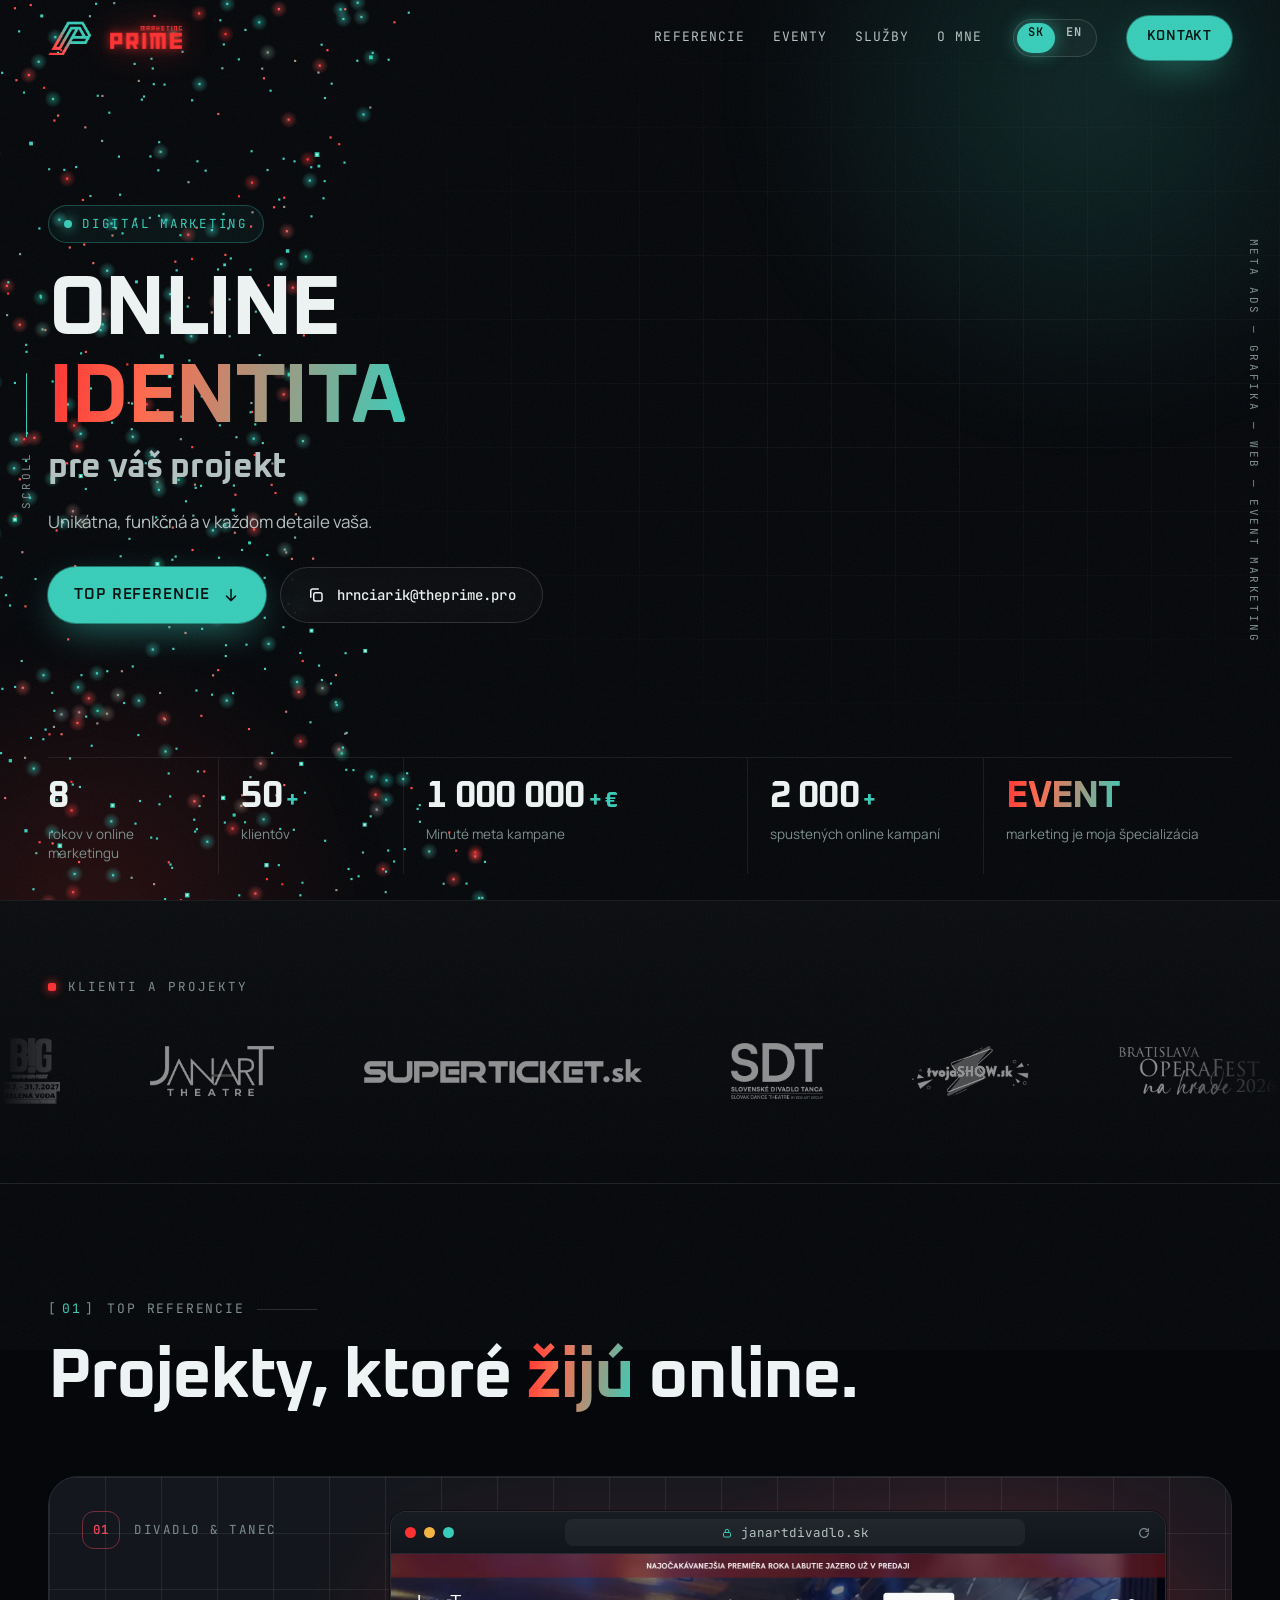
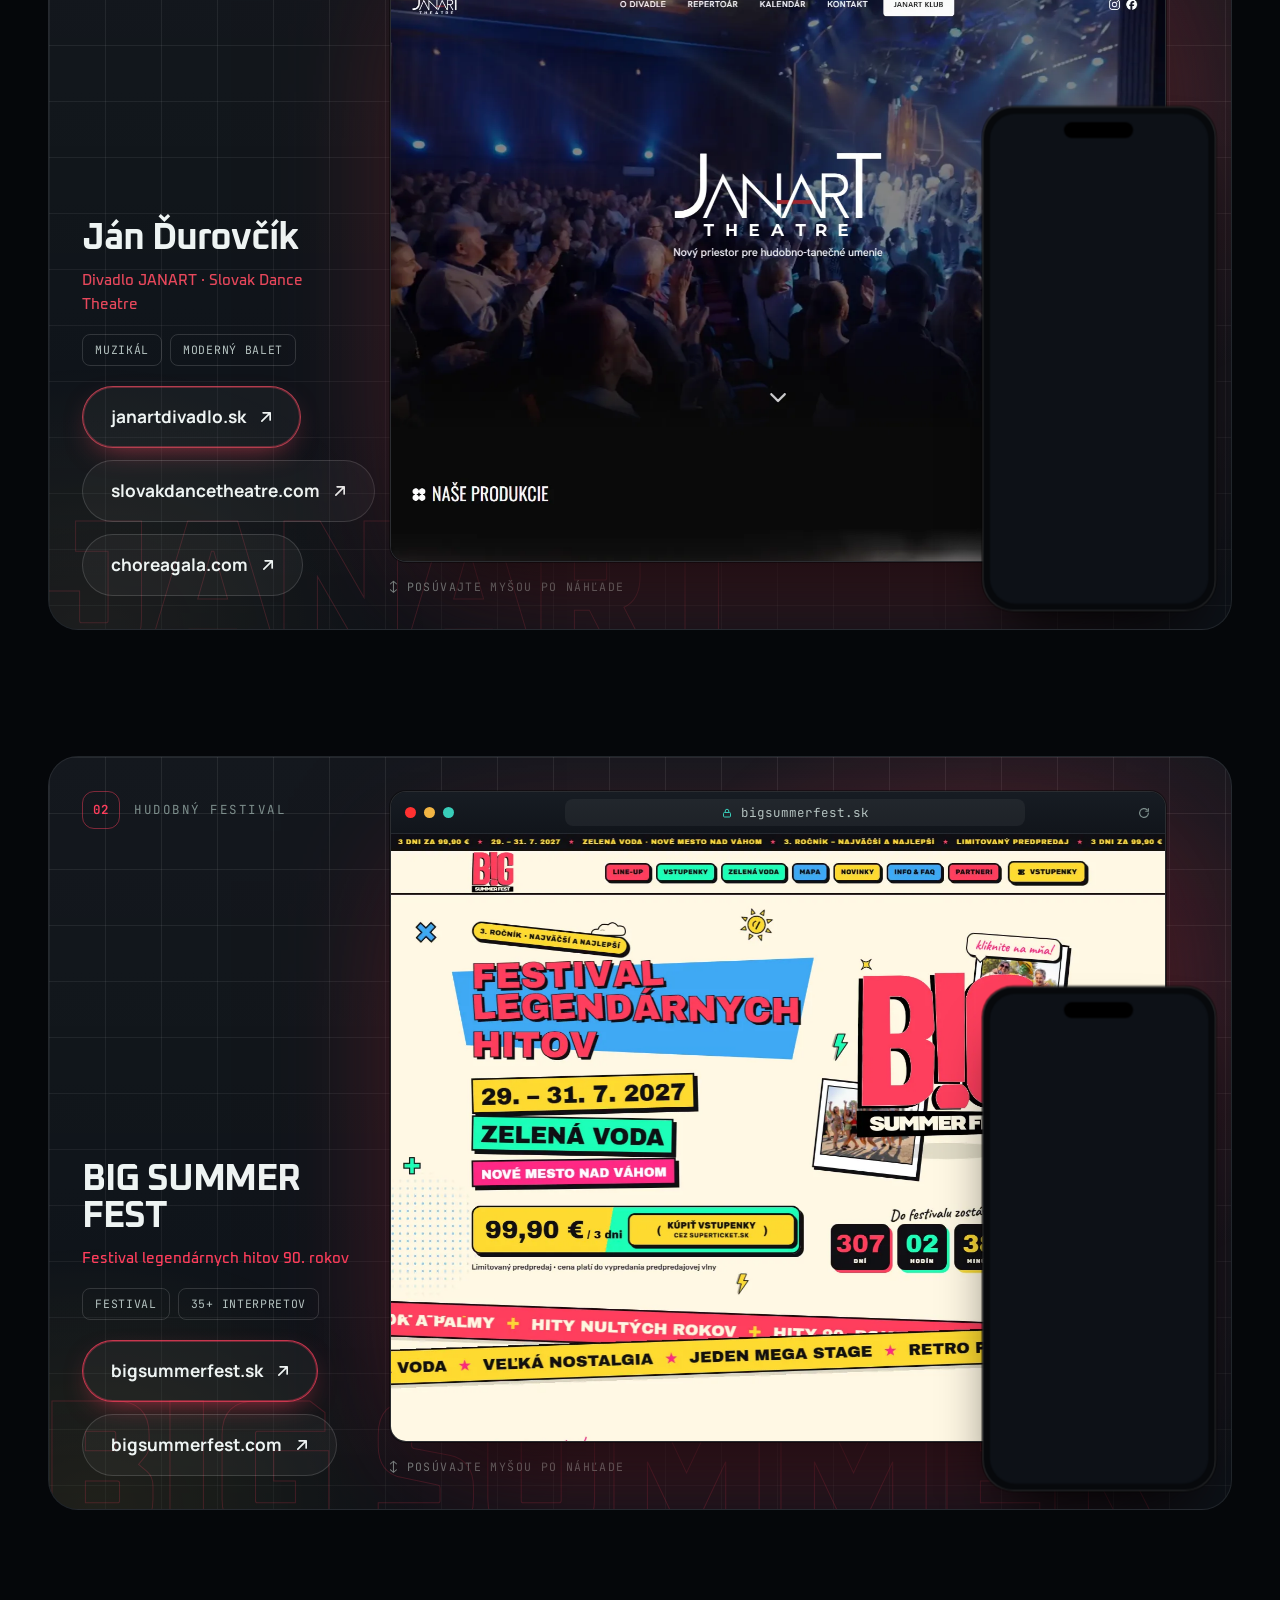
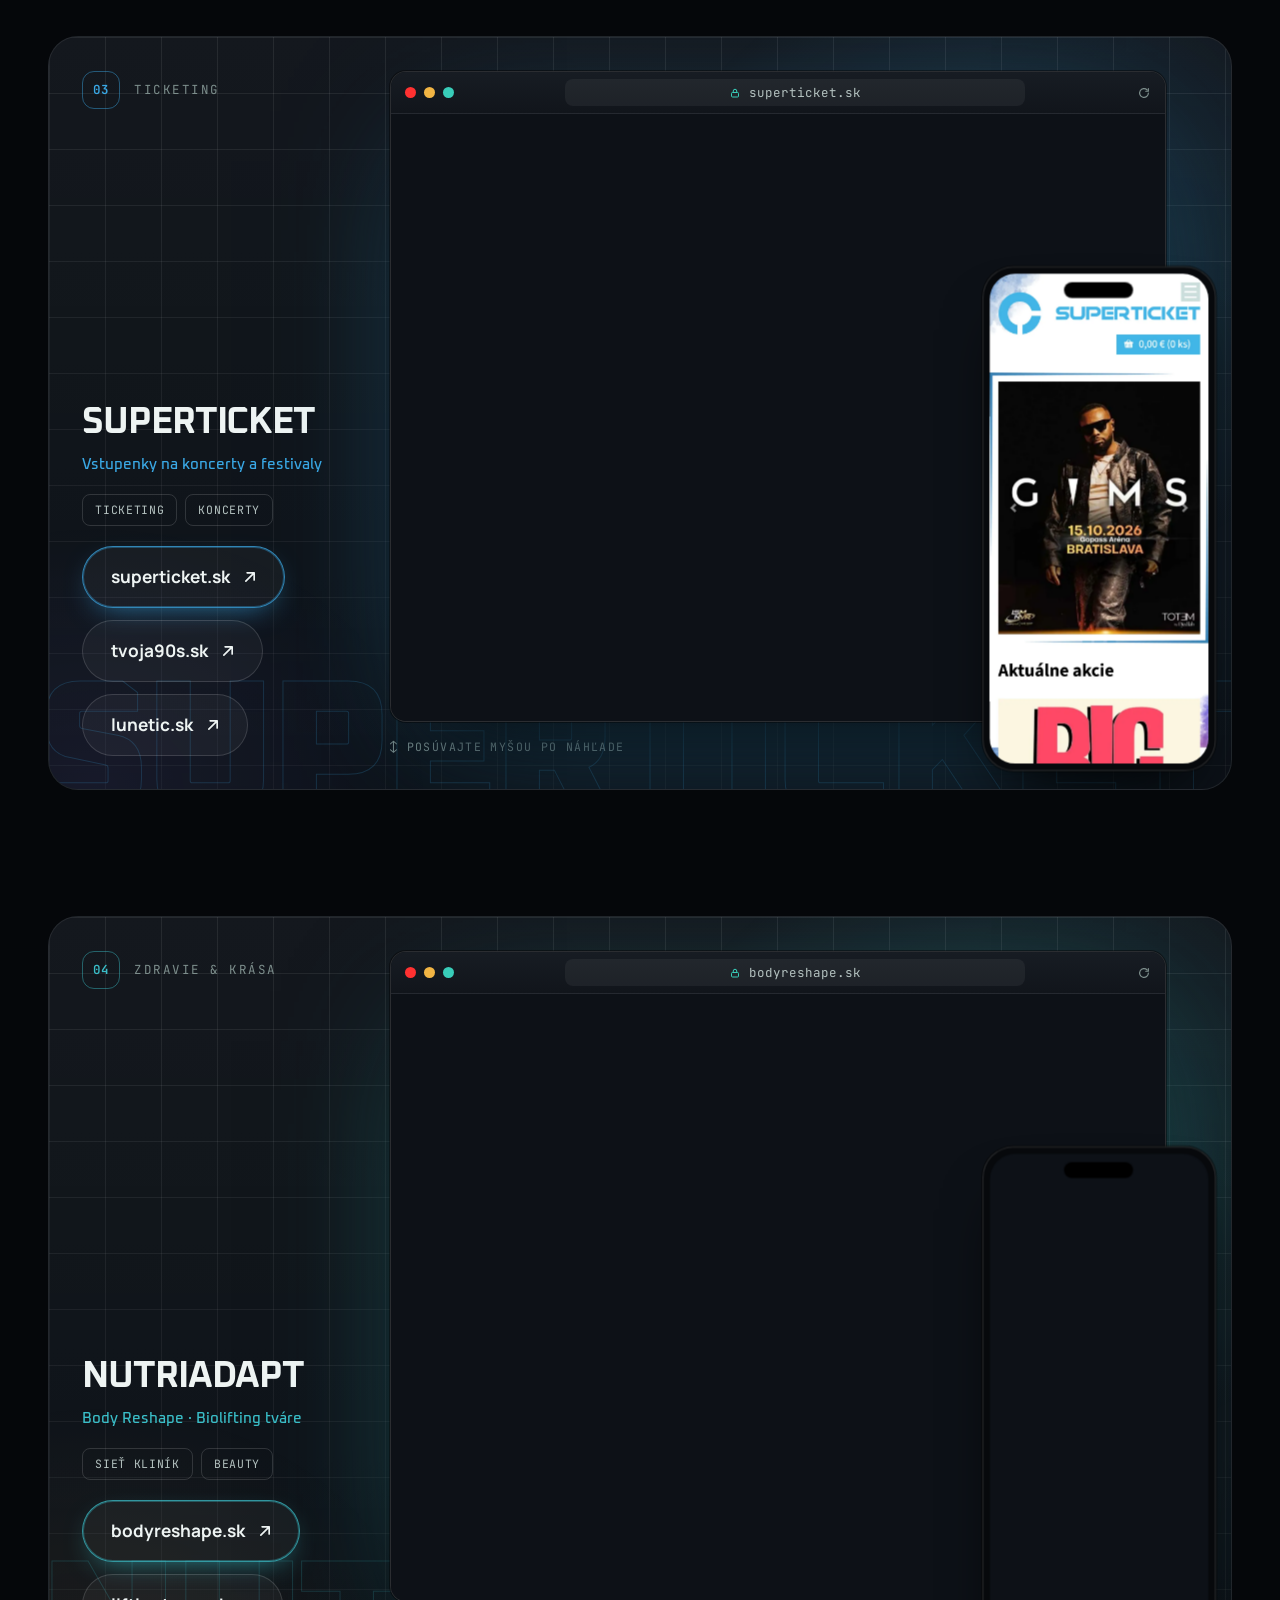
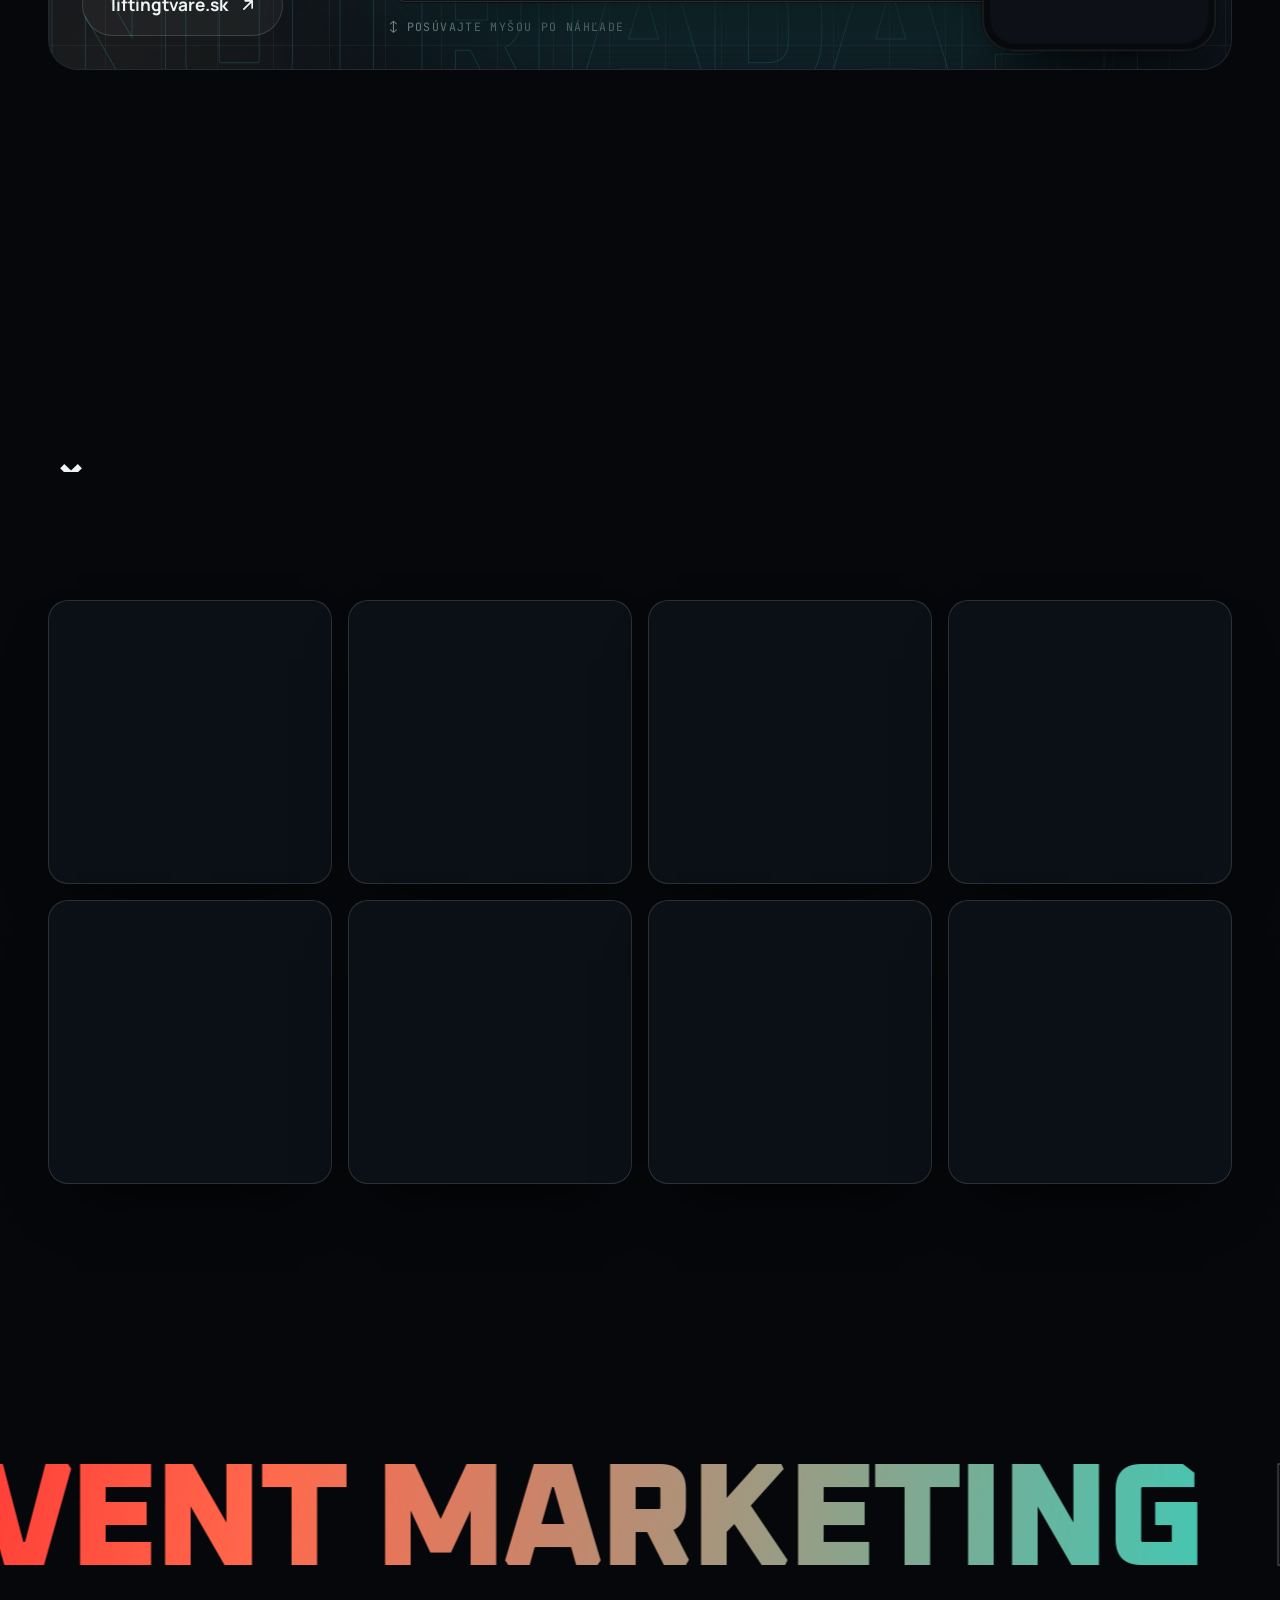
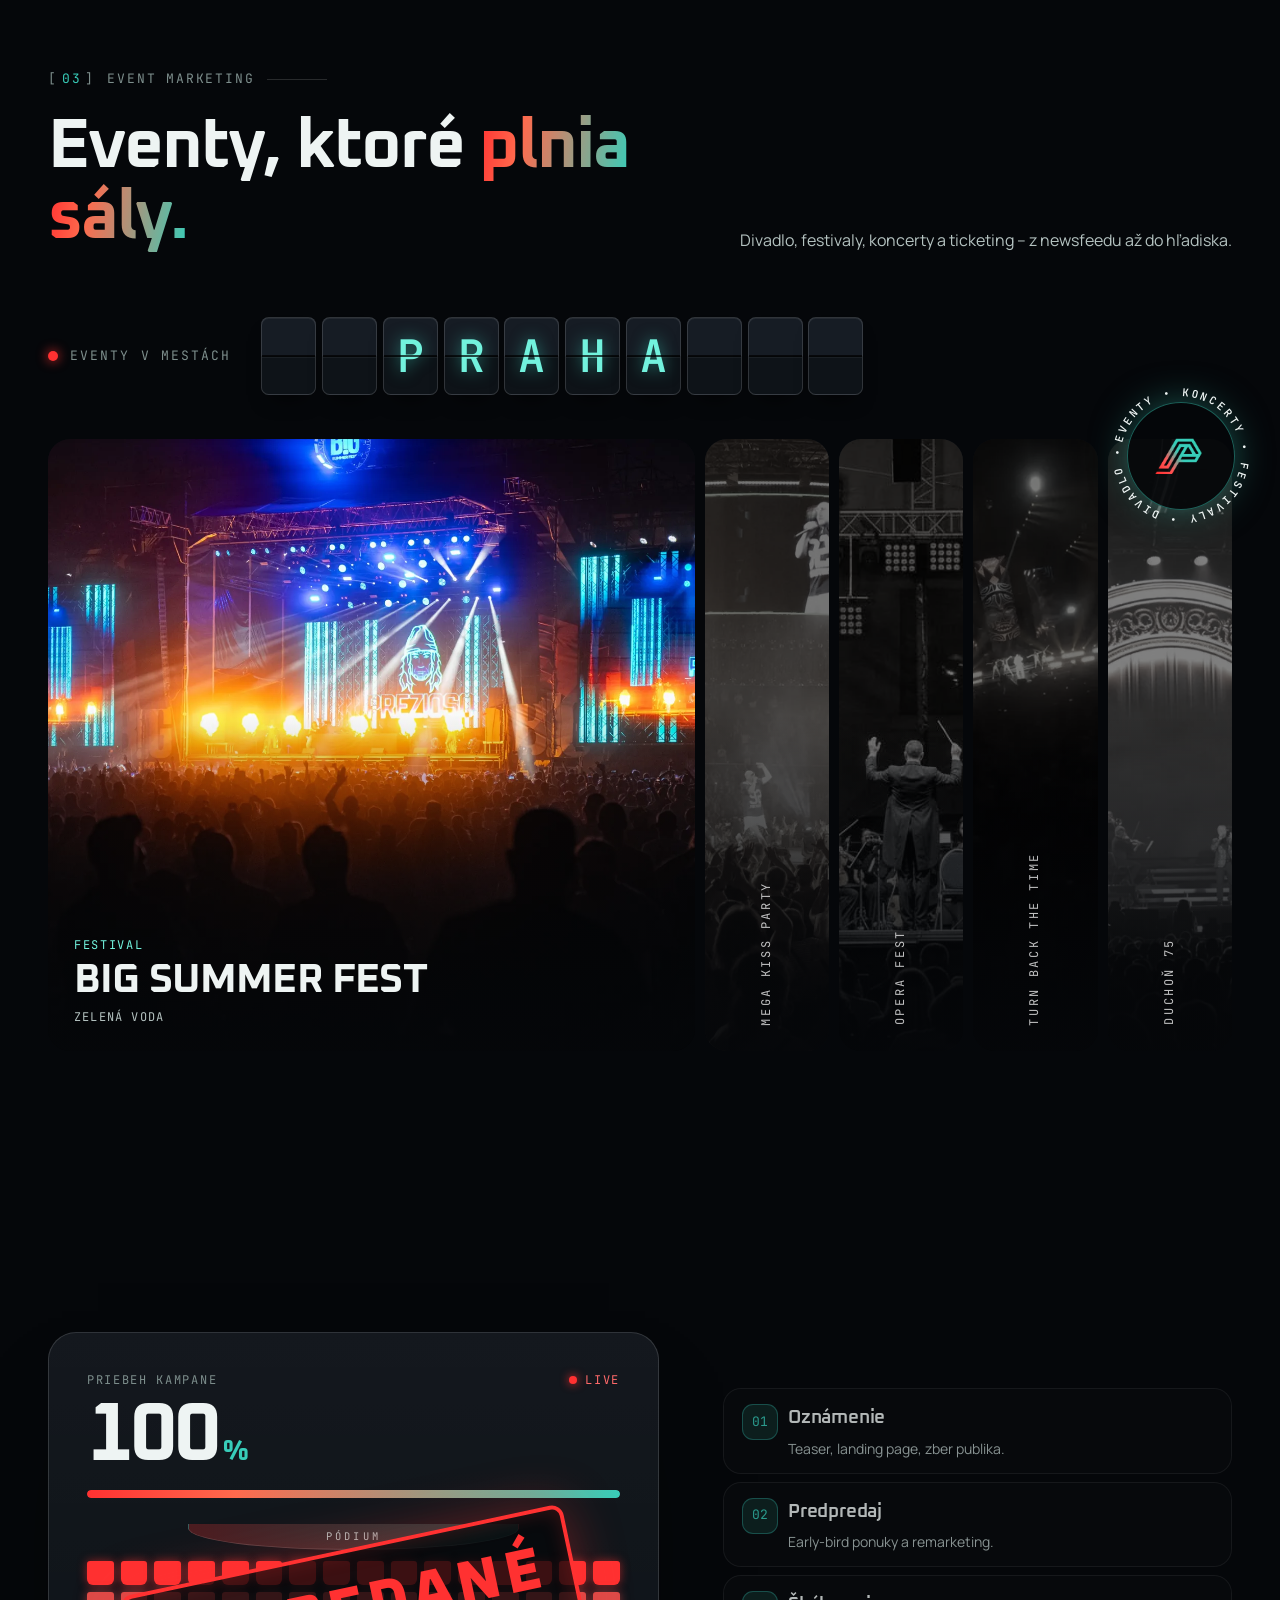
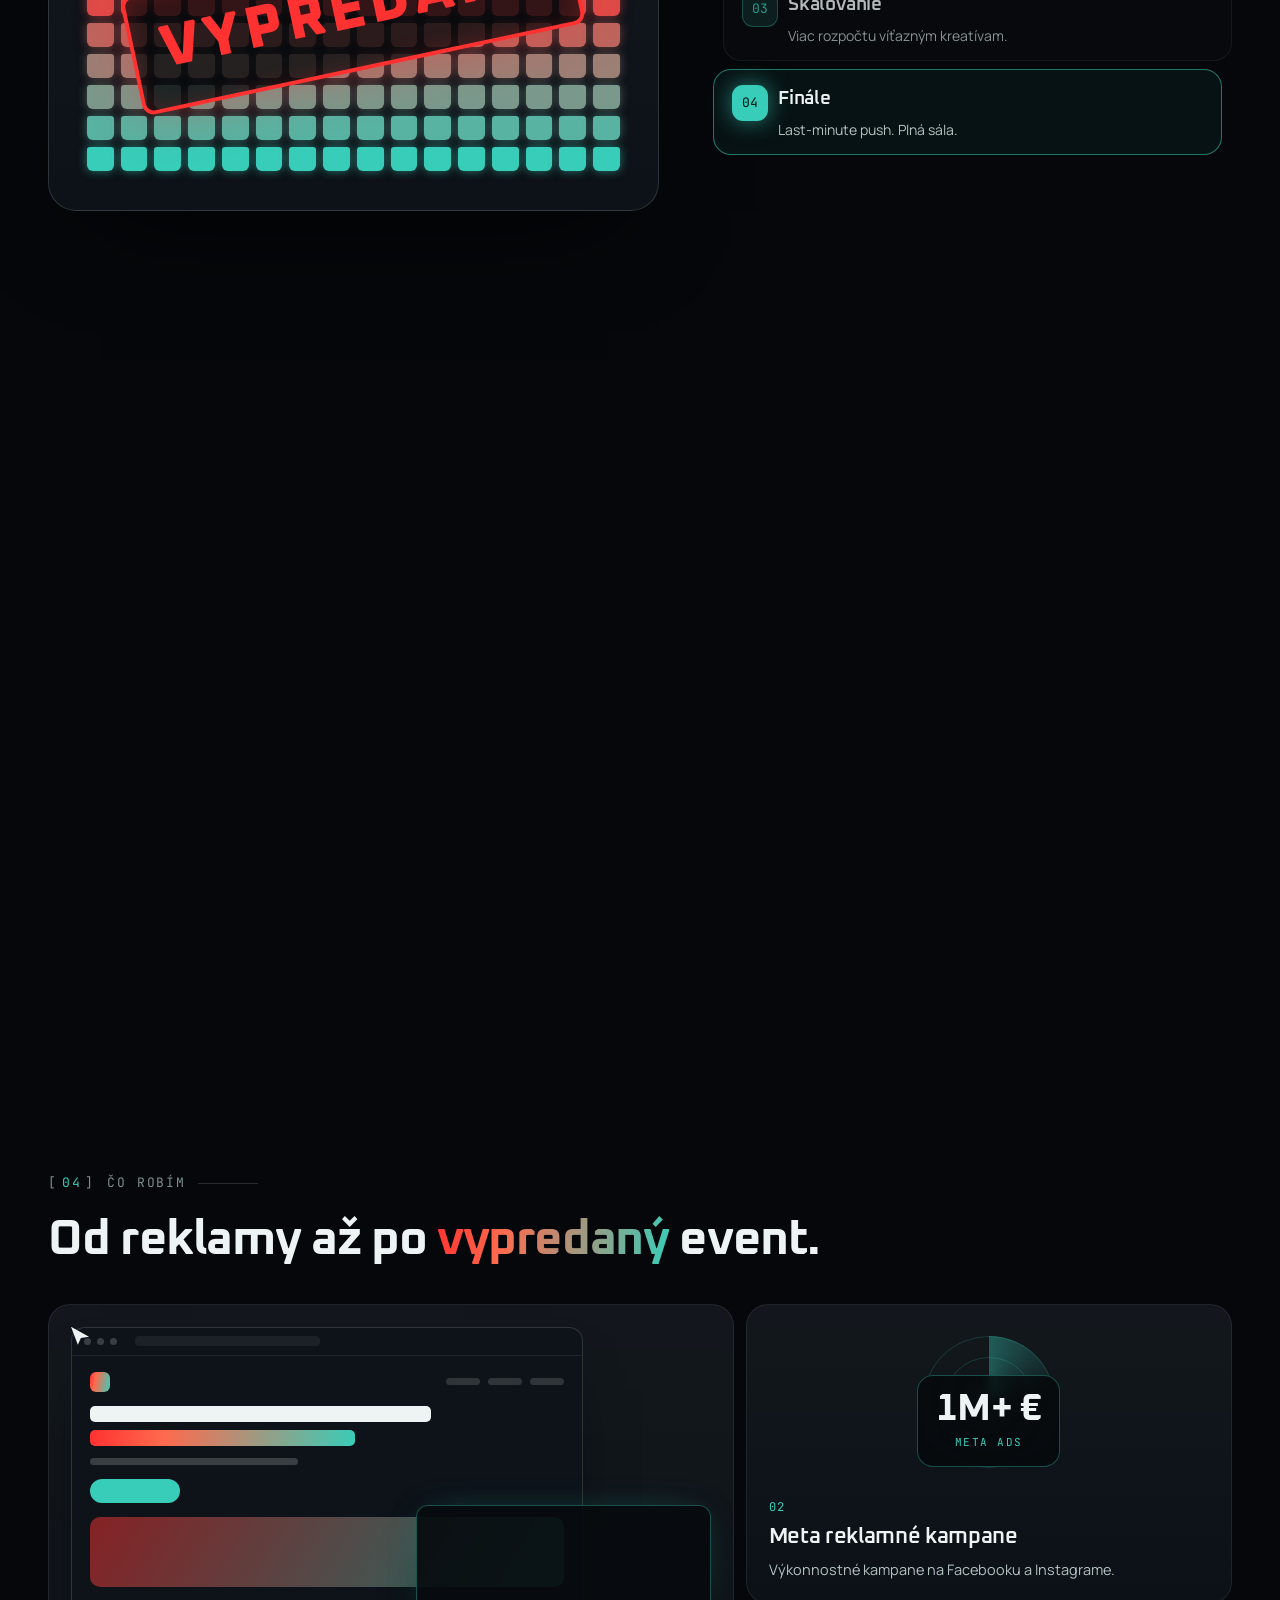
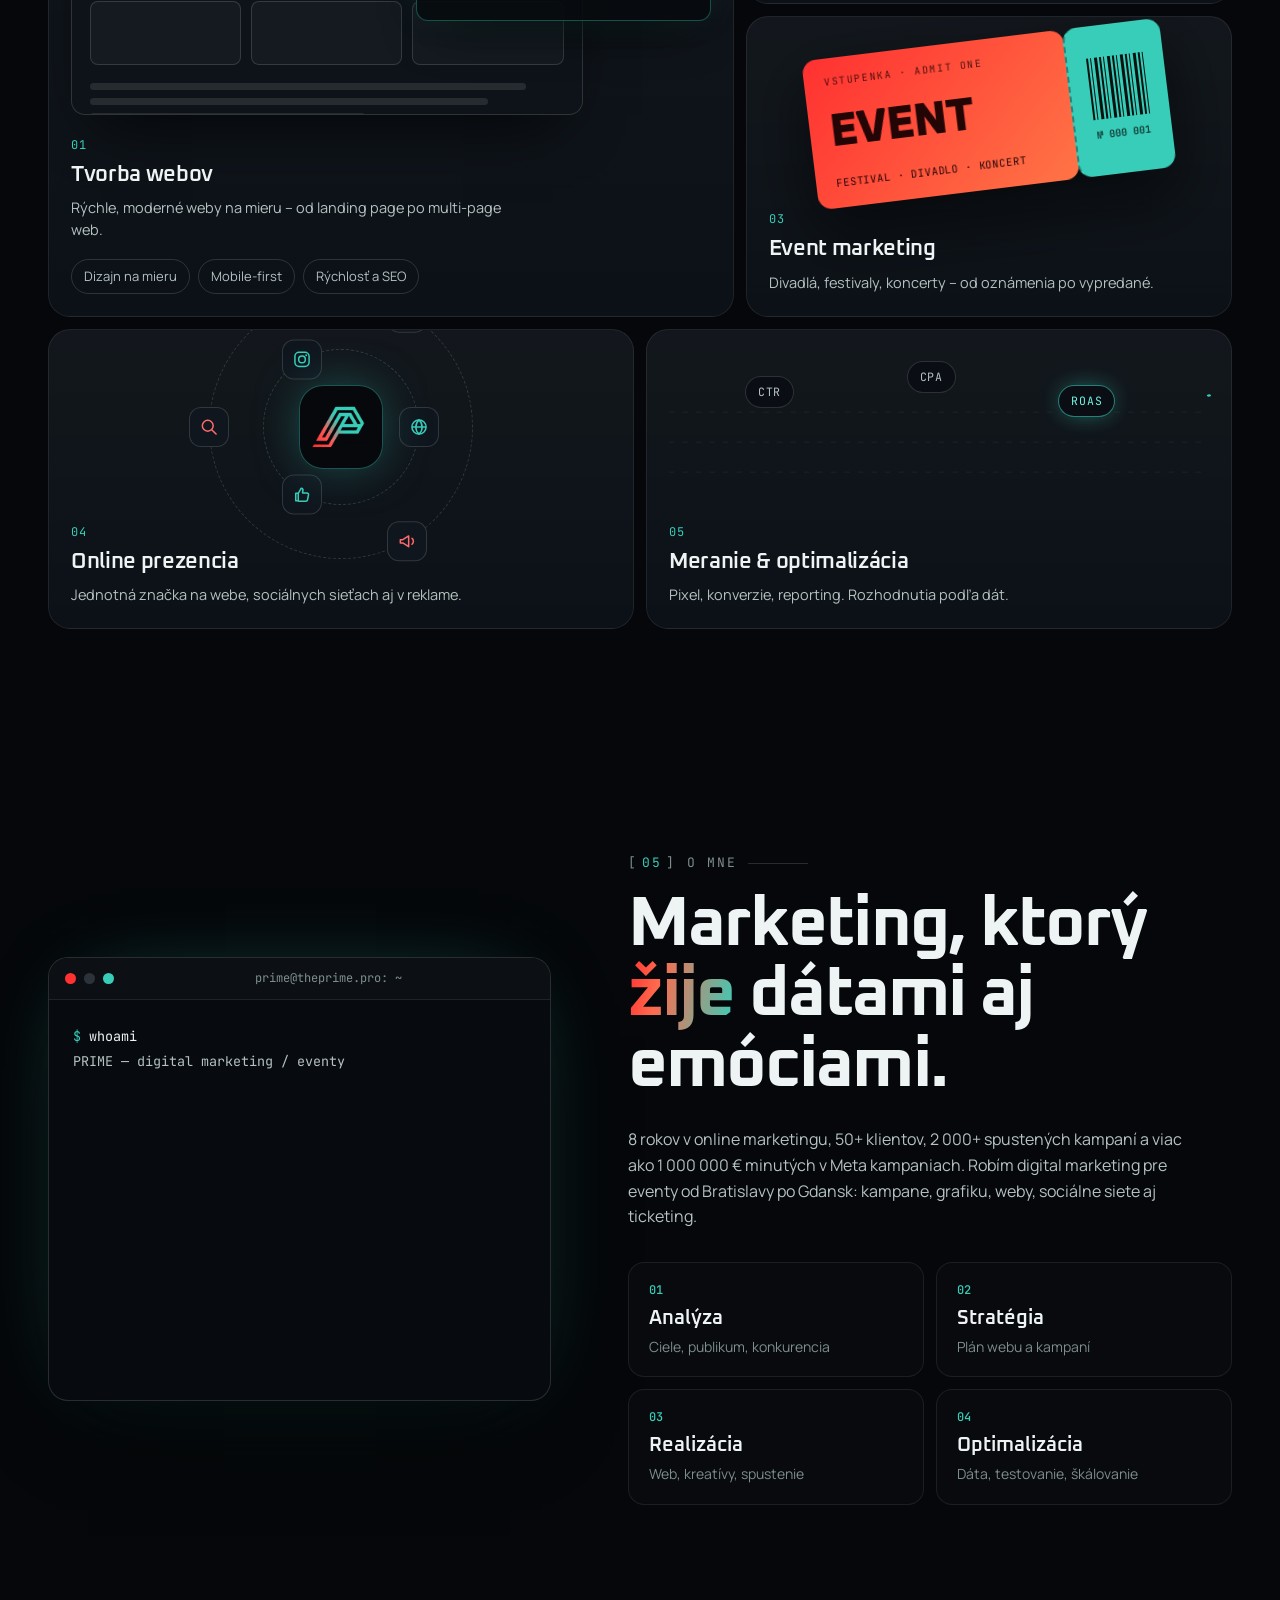
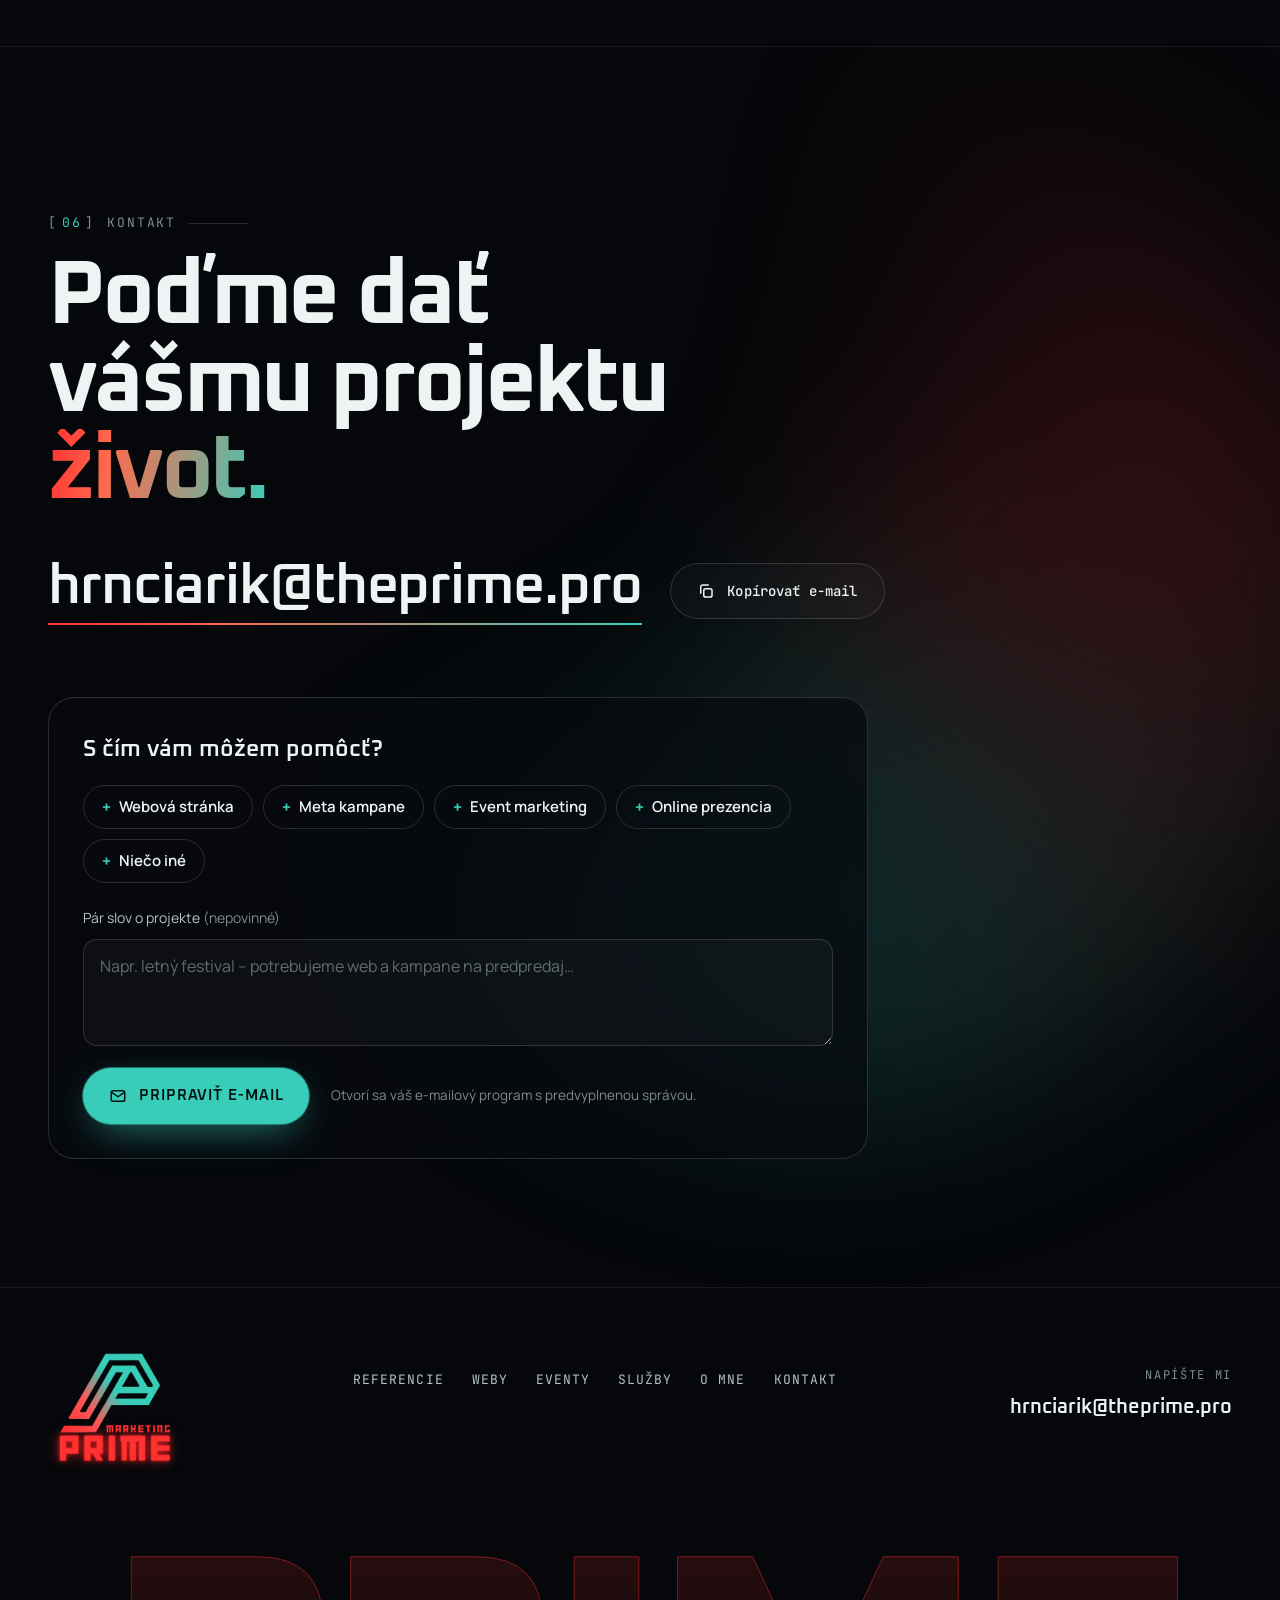
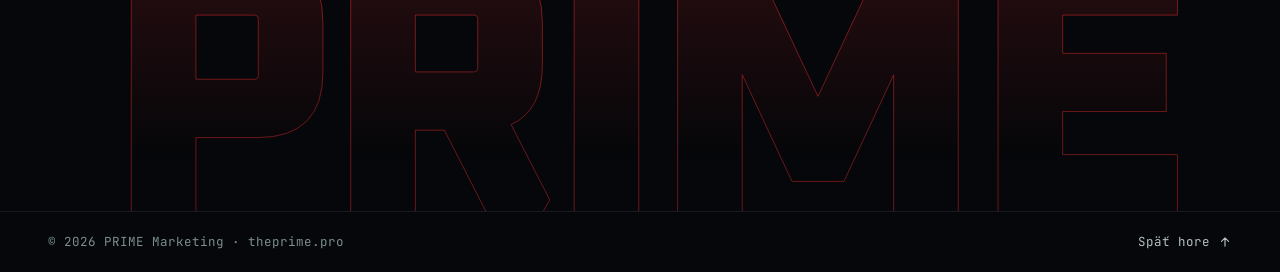
<file: index.html>
<!doctype html>
<html lang="sk">
<head>
  <meta charset="utf-8">
  <meta name="viewport" content="width=device-width, initial-scale=1, viewport-fit=cover">
  <title>PRIME Marketing — online identita a digital marketing pre váš projekt | theprime.pro</title>
  <meta name="description" content="Dávam projektom online život a vlastnú tvár: unikátna online identita, ktorá nesie víziu majiteľa. Meta reklamné kampane, grafické návrhy, weby, sociálne siete a ticketing. Špecializácia: event marketing. 8 rokov, 50+ klientov, 2 000+ kampaní, 1 000 000+ € minuté v Meta kampaniach.">
  <meta name="theme-color" content="#05070a">
  <link rel="canonical" href="https://theprime.pro/">

  <meta property="og:type" content="website">
  <meta property="og:url" content="https://theprime.pro/">
  <meta property="og:site_name" content="PRIME Marketing">
  <meta property="og:locale" content="sk_SK">
  <meta property="og:locale:alternate" content="en_US">
  <meta property="og:title" content="PRIME Marketing — dávam projektom online život a vlastnú tvár">
  <meta property="og:description" content="8 rokov v online marketingu · 50+ klientov · 2 000+ kampaní · 1 000 000+ € minuté v Meta kampaniach · špecializácia na event marketing.">
  <meta property="og:image" content="https://theprime.pro/assets/img/og-image.jpg">
  <meta property="og:image:width" content="1200">
  <meta property="og:image:height" content="630">
  <meta name="twitter:card" content="summary_large_image">

  <link rel="icon" type="image/png" sizes="32x32" href="assets/img/favicon-32.png">
  <link rel="icon" type="image/png" sizes="192x192" href="assets/img/icon-192.png">
  <link rel="apple-touch-icon" href="assets/img/apple-touch-icon.png">
  <link rel="manifest" href="site.webmanifest">

  <link rel="preconnect" href="https://fonts.googleapis.com">
  <link rel="preconnect" href="https://fonts.gstatic.com" crossorigin>
  <link rel="stylesheet" href="https://fonts.googleapis.com/css2?family=JetBrains+Mono:wght@400;500;600&family=Manrope:wght@400;500;600;700&family=Oxanium:wght@500;600;700;800&display=swap">
  <link rel="stylesheet" href="assets/css/style.css">
  <script>document.documentElement.classList.add('js');</script>

  <script type="application/ld+json">
  {
    "@context": "https://schema.org",
    "@type": "ProfessionalService",
    "name": "PRIME Marketing",
    "url": "https://theprime.pro/",
    "logo": "https://theprime.pro/assets/img/logo.png",
    "image": "https://theprime.pro/assets/img/og-image.jpg",
    "email": "hrnciarik@theprime.pro",
    "description": "Digital marketing so špecializáciou na event marketing: Meta reklamné kampane, grafika, weby, sociálne siete a ticketing.",
    "knowsAbout": ["Digital marketing", "Event marketing", "Meta Ads", "Grafický dizajn", "Tvorba webových stránok", "Sociálne siete", "Ticketing"]
  }
  </script>
</head>
<body>
  <svg class="sprite" aria-hidden="true" focusable="false">
    <symbol id="i-arrow" viewBox="0 0 24 24"><path d="M7 17 17 7M8.5 7H17v8.5" fill="none" stroke="currentColor" stroke-width="2" stroke-linecap="round" stroke-linejoin="round"/></symbol>
    <symbol id="i-down" viewBox="0 0 24 24"><path d="M12 4.5v15m-6-6 6 6 6-6" fill="none" stroke="currentColor" stroke-width="2" stroke-linecap="round" stroke-linejoin="round"/></symbol>
    <symbol id="i-copy" viewBox="0 0 24 24"><rect x="9" y="9" width="11" height="11" rx="2.5" fill="none" stroke="currentColor" stroke-width="2"/><path d="M5 15V6.5A2.5 2.5 0 0 1 7.5 4H15" fill="none" stroke="currentColor" stroke-width="2" stroke-linecap="round"/></symbol>
    <symbol id="i-lock" viewBox="0 0 24 24"><rect x="5" y="11" width="14" height="9" rx="2" fill="none" stroke="currentColor" stroke-width="2"/><path d="M8.5 11V8a3.5 3.5 0 0 1 7 0v3" fill="none" stroke="currentColor" stroke-width="2"/></symbol>
    <symbol id="i-mail" viewBox="0 0 24 24"><rect x="3" y="5" width="18" height="14" rx="2.5" fill="none" stroke="currentColor" stroke-width="2"/><path d="m4 7.5 8 5.5 8-5.5" fill="none" stroke="currentColor" stroke-width="2" stroke-linecap="round" stroke-linejoin="round"/></symbol>
    <symbol id="i-reload" viewBox="0 0 24 24"><path d="M19.5 12a7.5 7.5 0 1 1-2.2-5.3M19.5 4.5v4.5H15" fill="none" stroke="currentColor" stroke-width="2" stroke-linecap="round" stroke-linejoin="round"/></symbol>
    <symbol id="i-check" viewBox="0 0 24 24"><path d="m5 12.5 4.5 4.5L19 7.5" fill="none" stroke="currentColor" stroke-width="2.4" stroke-linecap="round" stroke-linejoin="round"/></symbol>
    <symbol id="i-globe" viewBox="0 0 24 24"><circle cx="12" cy="12" r="8.5" fill="none" stroke="currentColor" stroke-width="1.8"/><path d="M3.5 12h17M12 3.5c2.6 2.4 3.8 5.2 3.8 8.5s-1.2 6.1-3.8 8.5c-2.6-2.4-3.8-5.2-3.8-8.5S9.4 5.9 12 3.5Z" fill="none" stroke="currentColor" stroke-width="1.8"/></symbol>
    <symbol id="i-like" viewBox="0 0 24 24"><path d="M7.5 10.5v9h-3v-9h3Zm0 0 3.6-6.2c1.4.2 2.2 1.2 2 2.6l-.5 3.1h5.2a2 2 0 0 1 2 2.4l-1.2 5.9a2 2 0 0 1-2 1.7H7.5" fill="none" stroke="currentColor" stroke-width="1.8" stroke-linejoin="round"/></symbol>
    <symbol id="i-camera" viewBox="0 0 24 24"><rect x="3.5" y="3.5" width="17" height="17" rx="5" fill="none" stroke="currentColor" stroke-width="1.8"/><circle cx="12" cy="12" r="4" fill="none" stroke="currentColor" stroke-width="1.8"/><circle cx="17" cy="7" r="1.1" fill="currentColor"/></symbol>
    <symbol id="i-mega" viewBox="0 0 24 24"><path d="M4 10v4h3l7 4.5v-13L7 10H4Zm14-1.5a4.5 4.5 0 0 1 0 7" fill="none" stroke="currentColor" stroke-width="1.8" stroke-linejoin="round" stroke-linecap="round"/></symbol>
    <symbol id="i-search" viewBox="0 0 24 24"><circle cx="10.5" cy="10.5" r="6.5" fill="none" stroke="currentColor" stroke-width="1.8"/><path d="m15.5 15.5 5 5" stroke="currentColor" stroke-width="1.8" stroke-linecap="round"/></symbol>
    <symbol id="i-play" viewBox="0 0 24 24"><rect x="3" y="5" width="18" height="14" rx="4" fill="none" stroke="currentColor" stroke-width="1.8"/><path d="m10 9 5 3-5 3V9Z" fill="currentColor"/></symbol>
    <!-- channel filters for the RGB-split glitch on photos -->
    <filter id="fx-red" color-interpolation-filters="sRGB"><feColorMatrix type="matrix" values="1 0 0 0 0  0 0 0 0 0  0 0 0 0 0  0 0 0 1 0"/></filter>
    <filter id="fx-cyan" color-interpolation-filters="sRGB"><feColorMatrix type="matrix" values="0 0 0 0 0  0 1 0 0 0  0 0 1 0 0  0 0 0 1 0"/></filter>
  </svg>

  <a class="skip" href="#main" data-i18n="skip">Preskočiť na obsah</a>

  <!-- Preloader -->
  <div class="loader" aria-hidden="true">
    <div class="loader__inner">
      <img class="loader__mark" src="assets/img/logo-mark.png" alt="" width="292" height="206">
      <div class="loader__meta"><span data-i18n="loader">Načítavam</span><span class="loader__pct">000</span></div>
      <div class="loader__bar"><i></i></div>
    </div>
  </div>

  <div class="cursor is-hidden" aria-hidden="true">
    <div class="cursor__ring"><span class="cursor__text"></span></div>
    <div class="cursor__dot"></div>
  </div>
  <div class="grain" aria-hidden="true"></div>

  <!-- Navigation -->
  <header class="nav">
    <div class="container nav__inner">
      <a class="brand" href="#top" aria-label="PRIME Marketing">
        <img class="brand__mark" src="assets/img/logo-mark.png" alt="" width="292" height="206">
        <img class="brand__word" src="assets/img/logo-word.png" alt="PRIME Marketing" width="290" height="93">
      </a>
      <nav class="nav__links" aria-label="Menu">
        <a href="#referencie" data-scramble data-i18n="nav.refs">Referencie</a>
        <a href="#eventy" data-scramble data-i18n="nav.events">Eventy</a>
        <a href="#sluzby" data-scramble data-i18n="nav.services">Služby</a>
        <a href="#o-mne" data-scramble data-i18n="nav.about">O mne</a>
      </nav>
      <button class="lang" type="button" data-lang-toggle aria-label="Switch to English"><span data-l="sk">SK</span><span data-l="en">EN</span></button>
      <a class="btn btn--sm btn--primary nav__cta" href="#kontakt" data-magnetic data-i18n="nav.contact">Kontakt</a>
      <button class="nav__burger" type="button" aria-expanded="false" aria-controls="menu" aria-label="Menu"><span></span><span></span></button>
    </div>
    <div class="nav__progress" aria-hidden="true"><i></i></div>
  </header>

  <div class="menu" id="menu" aria-hidden="true" inert>
    <nav class="menu__nav" aria-label="Menu">
      <a href="#referencie"><span>01</span><b data-i18n="nav.refs">Referencie</b></a>
      <a href="#eventy"><span>02</span><b data-i18n="nav.events">Eventy</b></a>
      <a href="#sluzby"><span>03</span><b data-i18n="nav.services">Služby</b></a>
      <a href="#o-mne"><span>04</span><b data-i18n="nav.about">O mne</b></a>
      <a href="#kontakt"><span>05</span><b data-i18n="nav.contact">Kontakt</b></a>
    </nav>
    <div class="menu__foot">
      <a class="menu__mail" href="mailto:hrnciarik@theprime.pro">hrnciarik@theprime.pro</a>
      <button class="lang" type="button" data-lang-toggle aria-label="Switch to English"><span data-l="sk">SK</span><span data-l="en">EN</span></button>
    </div>
  </div>

  <main id="main">

    <!-- HERO -->
    <section class="hero" id="top" aria-labelledby="hero-title">
      <canvas class="hero__canvas" aria-hidden="true"></canvas>
      <img class="hero__fallback" src="assets/img/logo-mark.png" alt="" width="292" height="206" aria-hidden="true">
      <div class="hero__grid" aria-hidden="true"></div>
      <div class="hero__glow hero__glow--teal" aria-hidden="true"></div>
      <div class="hero__glow hero__glow--red" aria-hidden="true"></div>
      <div class="hero__side hero__side--left" aria-hidden="true"><span>Scroll</span><i></i></div>
      <div class="hero__side hero__side--right" aria-hidden="true"><span>Meta Ads — Grafika — Web — Event marketing</span></div>

      <div class="container hero__inner">
        <p class="kicker" data-intro style="--d: .05s"><span class="kicker__dot"></span><span data-i18n="hero.kicker">Digital marketing</span></p>
        <h1 class="hero__title" id="hero-title">
          <span class="line"><span style="--i: 0" data-i18n="hero.l1">ONLINE</span></span>
          <span class="line"><span style="--i: 1"><span class="glitch grad" data-text="IDENTITA" data-i18n="hero.l2" data-i18n-attr="data-text:hero.l2">IDENTITA</span></span></span>
          <span class="line hero__title-sub"><span style="--i: 2" data-i18n="hero.l3">pre váš projekt</span></span>
        </h1>
        <p class="hero__lead" data-intro style="--d: .55s" data-i18n-html="hero.lead">Unikátna, funkčná a v každom detaile vaša.</p>
        <div class="hero__cta" data-intro style="--d: .7s">
          <a class="btn btn--primary" href="#referencie" data-magnetic><span data-i18n="hero.cta">Top referencie</span><svg><use href="#i-down"/></svg></a>
          <button class="btn btn--ghost" type="button" data-copy="hrnciarik@theprime.pro" data-cursor="Kopírovať" data-i18n-attr="data-cursor:cursor.copy"><svg><use href="#i-copy"/></svg>hrnciarik@theprime.pro</button>
        </div>
      </div>

      <div class="container">
        <ul class="stats" data-intro style="--d: .85s">
          <li class="stat" data-stat="years">
            <span class="stat__fx" aria-hidden="true"></span>
            <span class="stat__num"><span data-count="8">8</span></span>
            <span class="stat__label" data-i18n="stat.years">rokov v online marketingu</span>
          </li>
          <li class="stat" data-stat="clients">
            <span class="stat__fx" aria-hidden="true"></span>
            <span class="stat__num"><span data-count="50">50</span><em>+</em></span>
            <span class="stat__label" data-i18n="stat.clients">klientov</span>
          </li>
          <li class="stat stat--wide" data-stat="ppc">
            <span class="stat__fx" aria-hidden="true"></span>
            <span class="stat__num"><em class="stat__pre" data-i18n="stat.ppc.pre"></em><span data-count="1000000">1&nbsp;000&nbsp;000</span><em data-i18n="stat.ppc.suf">+&nbsp;€</em></span>
            <span class="stat__label" data-i18n="stat.ppc">Minuté meta kampane</span>
          </li>
          <li class="stat" data-stat="campaigns">
            <span class="stat__fx" aria-hidden="true"></span>
            <span class="stat__num"><span data-count="2000">2&nbsp;000</span><em>+</em></span>
            <span class="stat__label" data-i18n="stat.campaigns">spustených online kampaní</span>
          </li>
          <li class="stat stat--event" data-stat="event">
            <span class="stat__fx" aria-hidden="true"></span>
            <span class="stat__num"><span class="grad stat__word">Event</span></span>
            <span class="stat__label" data-i18n="stat.event">marketing je moja špecializácia</span>
          </li>
        </ul>
      </div>
    </section>

    <!-- CLIENT LOGOS -->
    <section class="clients" aria-label="Klienti">
      <div class="container">
        <p class="mono-label"><i></i><span data-i18n="clients.label">Klienti a projekty</span></p>
      </div>
      <div class="clients__marquee">
        <div class="clients__track">
          <a class="client" href="https://bigsummerfest.sk/" target="_blank" rel="noopener" data-cursor="bigsummerfest.sk" style="--h: 66px"><img src="assets/img/clients/bsf.png" alt="BIG SUMMER FEST" width="137" height="150"></a>
          <a class="client" href="https://janartdivadlo.sk/" target="_blank" rel="noopener" data-cursor="janartdivadlo.sk" style="--h: 50px"><img src="assets/img/clients/janart.png" alt="Divadlo JANART" width="373" height="150"></a>
          <a class="client" href="https://superticket.sk/" target="_blank" rel="noopener" data-cursor="superticket.sk" style="--h: 24px"><img src="assets/img/clients/superticket.png" alt="SUPERTICKET.sk" width="440" height="38"></a>
          <a class="client" href="https://slovakdancetheatre.com/" target="_blank" rel="noopener" data-cursor="slovakdancetheatre.com" style="--h: 56px"><img src="assets/img/clients/sdt.png" alt="Slovak Dance Theatre" width="245" height="150"></a>
          <a class="client" href="https://tvojashow.sk/" target="_blank" rel="noopener" data-cursor="tvojashow.sk" style="--h: 50px"><img src="assets/img/clients/tvojashow.png" alt="tvojaSHOW.sk" width="350" height="150"></a>
          <a class="client" href="https://operafest.sk/" target="_blank" rel="noopener" data-cursor="operafest.sk" style="--h: 48px"><img src="assets/img/clients/operafest.png" alt="Bratislava OperaFest" width="440" height="134"></a>
          <a class="client" href="https://www.nutriadapt.sk/" target="_blank" rel="noopener" data-cursor="nutriadapt.sk" style="--h: 50px"><img src="assets/img/clients/nutriadapt.png" alt="NUTRIADAPT" width="359" height="150"></a>
          <span class="client" style="--h: 42px"><img src="assets/img/clients/records.png" alt="Records" width="440" height="139"></span>
        </div>
      </div>
    </section>

    <!-- TOP REFERENCES -->
    <section class="section refs" id="referencie" aria-labelledby="refs-title">
      <div class="container container--wide">
        <header class="sec-head sec-head--solo">
          <p class="sec-label" data-reveal><span>01</span><b data-i18n="refs.label">Top referencie</b></p>
          <h2 class="sec-title" id="refs-title" data-split data-i18n-html="refs.title">Projekty, ktoré <em>žijú</em> online.</h2>
        </header>

        <div class="refs__stack">

          <article class="ref" id="ref-janart" style="--accent: 232, 72, 92; --accent-2: 216, 178, 106">
            <div class="ref__bgword" aria-hidden="true">JANART</div>
            <div class="ref__info">
              <div class="ref__top"><span class="ref__num">01</span><span data-i18n="ref1.cat">Divadlo &amp; tanec</span></div>
              <div class="ref__main">
                <h3 class="ref__title">Ján Ďurovčík</h3>
                <p class="ref__sub" data-i18n="ref1.sub">Divadlo JANART · Slovak Dance Theatre</p>
                <ul class="ref__tags"><li data-i18n="tag.musical">Muzikál</li><li data-i18n="tag.ballet">Moderný balet</li></ul>
              </div>
              <div class="ref__links">
                <a class="ref__link is-active" href="https://janartdivadlo.sk/" target="_blank" rel="noopener" data-preview data-desktop="assets/img/refs/janart-desktop.webp" data-mobile="assets/img/refs/janart-mobile.webp" data-host="janartdivadlo.sk">janartdivadlo.sk<svg><use href="#i-arrow"/></svg></a>
                <a class="ref__link" href="https://slovakdancetheatre.com/" target="_blank" rel="noopener" data-preview data-desktop="assets/img/refs/sdt-desktop.webp" data-mobile="assets/img/refs/sdt-mobile.webp" data-host="slovakdancetheatre.com">slovakdancetheatre.com<svg><use href="#i-arrow"/></svg></a>
                <a class="ref__link" href="https://choreagala.com/" target="_blank" rel="noopener">choreagala.com<svg><use href="#i-arrow"/></svg></a>
              </div>
            </div>
            <div class="ref__preview">
              <div class="ref__device">
                <a class="browser" href="https://janartdivadlo.sk/" target="_blank" rel="noopener" data-cursor="Otvoriť web" data-i18n-attr="data-cursor:cursor.open" aria-label="janartdivadlo.sk">
                  <span class="browser__bar" aria-hidden="true"><i></i><i></i><i></i><span class="browser__url"><svg><use href="#i-lock"/></svg><span class="browser__host">janartdivadlo.sk</span></span><svg class="browser__reload"><use href="#i-reload"/></svg></span>
                  <span class="browser__screen"><img class="shot" src="assets/img/refs/janart-desktop.webp" alt="janartdivadlo.sk" width="1440" height="3780" loading="lazy" decoding="async"></span>
                </a>
                <div class="phone" aria-hidden="true"><div class="phone__screen"><img class="shot" src="assets/img/refs/janart-mobile.webp" alt="" width="780" height="5400" loading="lazy" decoding="async"></div></div>
                <span class="ref__glare" aria-hidden="true"></span>
              </div>
              <p class="ref__hint" aria-hidden="true"><span class="hint-fine" data-i18n="ref.hint">↕ Posúvajte myšou po náhľade</span><span class="hint-touch" data-i18n="ref.hintTouch">Náhľad sa posúva sám</span></p>
            </div>
          </article>

          <article class="ref" id="ref-bsf" style="--accent: 255, 62, 92; --accent-2: 255, 210, 63">
            <div class="ref__bgword" aria-hidden="true">BIG SUMMER</div>
            <div class="ref__info">
              <div class="ref__top"><span class="ref__num">02</span><span data-i18n="ref2.cat">Hudobný festival</span></div>
              <div class="ref__main">
                <h3 class="ref__title">BIG SUMMER FEST</h3>
                <p class="ref__sub" data-i18n="ref2.sub">Festival legendárnych hitov 90. rokov</p>
                <ul class="ref__tags"><li data-i18n="tag.festival">Festival</li><li data-i18n="tag.artists">35+ interpretov</li></ul>
              </div>
              <div class="ref__links">
                <a class="ref__link is-active" href="https://bigsummerfest.sk/" target="_blank" rel="noopener">bigsummerfest.sk<svg><use href="#i-arrow"/></svg></a>
                <a class="ref__link" href="https://bigsummerfest.com/" target="_blank" rel="noopener">bigsummerfest.com<svg><use href="#i-arrow"/></svg></a>
              </div>
            </div>
            <div class="ref__preview">
              <div class="ref__device">
                <a class="browser" href="https://bigsummerfest.sk/" target="_blank" rel="noopener" data-cursor="Otvoriť web" data-i18n-attr="data-cursor:cursor.open" aria-label="bigsummerfest.sk">
                  <span class="browser__bar" aria-hidden="true"><i></i><i></i><i></i><span class="browser__url"><svg><use href="#i-lock"/></svg><span class="browser__host">bigsummerfest.sk</span></span><svg class="browser__reload"><use href="#i-reload"/></svg></span>
                  <span class="browser__screen"><img class="shot" src="assets/img/refs/bsf-desktop.webp" alt="bigsummerfest.sk" width="1440" height="3780" loading="lazy" decoding="async"></span>
                </a>
                <div class="phone" aria-hidden="true"><div class="phone__screen"><img class="shot" src="assets/img/refs/bsf-mobile.webp" alt="" width="780" height="5400" loading="lazy" decoding="async"></div></div>
                <span class="ref__glare" aria-hidden="true"></span>
              </div>
              <p class="ref__hint" aria-hidden="true"><span class="hint-fine" data-i18n="ref.hint">↕ Posúvajte myšou po náhľade</span><span class="hint-touch" data-i18n="ref.hintTouch">Náhľad sa posúva sám</span></p>
            </div>
          </article>

          <article class="ref" id="ref-superticket" style="--accent: 58, 169, 230; --accent-2: 139, 123, 255">
            <div class="ref__bgword" aria-hidden="true">SUPERTICKET</div>
            <div class="ref__info">
              <div class="ref__top"><span class="ref__num">03</span><span data-i18n="ref3.cat">Ticketing</span></div>
              <div class="ref__main">
                <h3 class="ref__title">SUPERTICKET</h3>
                <p class="ref__sub" data-i18n="ref3.sub">Vstupenky na koncerty a festivaly</p>
                <ul class="ref__tags"><li>Ticketing</li><li data-i18n="tag.concerts">Koncerty</li></ul>
              </div>
              <div class="ref__links">
                <a class="ref__link is-active" href="https://superticket.sk/" target="_blank" rel="noopener">superticket.sk<svg><use href="#i-arrow"/></svg></a>
                <a class="ref__link" href="https://tvoja90s.sk/" target="_blank" rel="noopener">tvoja90s.sk<svg><use href="#i-arrow"/></svg></a>
                <a class="ref__link" href="https://lunetic.sk/" target="_blank" rel="noopener">lunetic.sk<svg><use href="#i-arrow"/></svg></a>
              </div>
            </div>
            <div class="ref__preview">
              <div class="ref__device">
                <a class="browser" href="https://superticket.sk/" target="_blank" rel="noopener" data-cursor="Otvoriť web" data-i18n-attr="data-cursor:cursor.open" aria-label="superticket.sk">
                  <span class="browser__bar" aria-hidden="true"><i></i><i></i><i></i><span class="browser__url"><svg><use href="#i-lock"/></svg><span class="browser__host">superticket.sk</span></span><svg class="browser__reload"><use href="#i-reload"/></svg></span>
                  <span class="browser__screen"><img class="shot" src="assets/img/refs/superticket-desktop.webp" alt="superticket.sk" width="1440" height="1636" loading="lazy" decoding="async"></span>
                </a>
                <div class="phone" aria-hidden="true"><div class="phone__screen"><img class="shot" src="assets/img/refs/superticket-mobile.webp" alt="" width="780" height="5400" loading="lazy" decoding="async"></div></div>
                <span class="ref__glare" aria-hidden="true"></span>
              </div>
              <p class="ref__hint" aria-hidden="true"><span class="hint-fine" data-i18n="ref.hint">↕ Posúvajte myšou po náhľade</span><span class="hint-touch" data-i18n="ref.hintTouch">Náhľad sa posúva sám</span></p>
            </div>
          </article>

          <article class="ref" id="ref-nutriadapt" style="--accent: 58, 190, 200; --accent-2: 190, 150, 90">
            <div class="ref__bgword" aria-hidden="true">NUTRIADAPT</div>
            <div class="ref__info">
              <div class="ref__top"><span class="ref__num">04</span><span data-i18n="ref4.cat">Zdravie &amp; krása</span></div>
              <div class="ref__main">
                <h3 class="ref__title">NUTRIADAPT</h3>
                <p class="ref__sub" data-i18n="ref4.sub">Body Reshape · Biolifting tváre</p>
                <ul class="ref__tags"><li data-i18n="tag.clinics">Sieť kliník</li><li data-i18n="tag.beauty">Beauty</li></ul>
              </div>
              <div class="ref__links">
                <a class="ref__link is-active" href="https://bodyreshape.sk/" target="_blank" rel="noopener" data-preview data-desktop="assets/img/refs/bodyreshape-desktop.webp" data-mobile="assets/img/refs/bodyreshape-mobile.webp" data-host="bodyreshape.sk">bodyreshape.sk<svg><use href="#i-arrow"/></svg></a>
                <a class="ref__link" href="https://liftingtvare.sk/" target="_blank" rel="noopener" data-preview data-desktop="assets/img/refs/liftingtvare-desktop.webp" data-mobile="assets/img/refs/liftingtvare-mobile.webp" data-host="liftingtvare.sk">liftingtvare.sk<svg><use href="#i-arrow"/></svg></a>
              </div>
            </div>
            <div class="ref__preview">
              <div class="ref__device">
                <a class="browser" href="https://bodyreshape.sk/" target="_blank" rel="noopener" data-cursor="Otvoriť web" data-i18n-attr="data-cursor:cursor.open" aria-label="bodyreshape.sk">
                  <span class="browser__bar" aria-hidden="true"><i></i><i></i><i></i><span class="browser__url"><svg><use href="#i-lock"/></svg><span class="browser__host">bodyreshape.sk</span></span><svg class="browser__reload"><use href="#i-reload"/></svg></span>
                  <span class="browser__screen"><img class="shot" src="assets/img/refs/bodyreshape-desktop.webp" alt="bodyreshape.sk" width="1440" height="2520" loading="lazy" decoding="async"></span>
                </a>
                <div class="phone" aria-hidden="true"><div class="phone__screen"><img class="shot" src="assets/img/refs/bodyreshape-mobile.webp" alt="" width="780" height="5400" loading="lazy" decoding="async"></div></div>
                <span class="ref__glare" aria-hidden="true"></span>
              </div>
              <p class="ref__hint" aria-hidden="true"><span class="hint-fine" data-i18n="ref.hint">↕ Posúvajte myšou po náhľade</span><span class="hint-touch" data-i18n="ref.hintTouch">Náhľad sa posúva sám</span></p>
            </div>
          </article>

        </div>
      </div>
    </section>

    <!-- MORE WEBSITES -->
    <section class="section work" id="weby" aria-labelledby="work-title">
      <div class="container">
        <header class="sec-head">
          <p class="sec-label" data-reveal><span>02</span><b data-i18n="work.label">Ďalšie weby</b></p>
          <h2 class="sec-title" id="work-title" data-split data-i18n-html="work.title">Ďalších <em>19 webov</em> z portfólia.</h2>
          <a class="btn btn--ghost sec-head__cta" href="projekty.html" data-reveal data-magnetic><span data-i18n="work.all">Všetky projekty</span><svg><use href="#i-arrow"/></svg></a>
        </header>
        <div class="wall">
          <div class="wall__plane">
            <a class="wall__item" href="projekty.html#zuas" data-cursor="Pozrieť" data-i18n-attr="data-cursor:cursor.view"><img src="assets/img/work/zuas.webp" alt="ZUAS" width="900" height="900" loading="lazy" decoding="async"><span><b>ZUAS</b><em data-i18n="cat.culture">Kultúra &amp; podujatia</em></span></a>
            <a class="wall__item" href="projekty.html#mioli" data-cursor="Pozrieť" data-i18n-attr="data-cursor:cursor.view"><img src="assets/img/work/mioli.webp" alt="MiOli" width="900" height="900" loading="lazy" decoding="async"><span><b>MiOli</b><em data-i18n="cat.kids">Pre deti</em></span></a>
            <a class="wall__item" href="projekty.html#smokinmonkeys" data-cursor="Pozrieť" data-i18n-attr="data-cursor:cursor.view"><img src="assets/img/work/smokinmonkeys.webp" alt="Smokin’ Monkeys" width="900" height="900" loading="lazy" decoding="async"><span><b>Smokin’ Monkeys</b><em data-i18n="cat.music">Hudba &amp; NFT</em></span></a>
            <a class="wall__item" href="projekty.html#painhouse" data-cursor="Pozrieť" data-i18n-attr="data-cursor:cursor.view"><img src="assets/img/work/painhouse.webp" alt="Painhouse" width="900" height="900" loading="lazy" decoding="async"><span><b>Painhouse</b><em data-i18n="cat.fitness">Fitness</em></span></a>
            <a class="wall__item" href="projekty.html#dobrovar" data-cursor="Pozrieť" data-i18n-attr="data-cursor:cursor.view"><img src="assets/img/work/dobrovar.webp" alt="Dobrovar" width="900" height="900" loading="lazy" decoding="async"><span><b>Dobrovar</b><em data-i18n="cat.brewery">Pivovar</em></span></a>
            <a class="wall__item" href="projekty.html#vilastiavnica" data-cursor="Pozrieť" data-i18n-attr="data-cursor:cursor.view"><img src="assets/img/work/vilastiavnica.webp" alt="Vila Štiavnica" width="900" height="900" loading="lazy" decoding="async"><span><b>Vila Štiavnica</b><em data-i18n="cat.stay">Ubytovanie</em></span></a>
            <a class="wall__item" href="projekty.html#faba-capital" data-cursor="Pozrieť" data-i18n-attr="data-cursor:cursor.view"><img src="assets/img/work/faba-capital.webp" alt="FABA Capital" width="900" height="900" loading="lazy" decoding="async"><span><b>FABA Capital</b><em data-i18n="cat.invest">Investície</em></span></a>
            <a class="wall__item" href="projekty.html#barberhood" data-cursor="Pozrieť" data-i18n-attr="data-cursor:cursor.view"><img src="assets/img/work/barberhood.webp" alt="Barberhood" width="900" height="900" loading="lazy" decoding="async"><span><b>Barberhood</b><em data-i18n="cat.barber">Barbershop</em></span></a>
          </div>
        </div>
      </div>
    </section>

    <!-- EVENTS -->
    <section class="events" id="eventy" aria-labelledby="events-title">
      <div class="kinetic" aria-hidden="true">
        <div class="kinetic__row"><span>Event marketing</span><span>Event marketing</span><span>Event marketing</span></div>
      </div>

      <div class="container">
        <header class="sec-head">
          <p class="sec-label" data-reveal><span>03</span><b data-i18n="ev.label">Event marketing</b></p>
          <h2 class="sec-title" id="events-title" data-split data-i18n-html="ev.title">Eventy, ktoré <em>plnia sály.</em></h2>
          <p class="sec-lead" data-reveal style="--d: .15s" data-i18n="ev.lead">Divadlo, festivaly, koncerty a ticketing – z newsfeedu až do hľadiska.</p>
        </header>

        <div class="board" data-reveal>
          <span class="board__label"><i></i><span data-i18n="ev.board">Eventy v mestách</span></span>
          <div class="board__cells" aria-hidden="true"></div>
          <p class="board__sr">Praha, Ostrava, Gdańsk, Kraków, Bratislava, Košice</p>
        </div>

        <div class="gallery" data-reveal>
          <figure class="panel is-active">
            <img src="assets/img/events/bsf.webp" alt="BIG SUMMER FEST – hlavné pódium a publikum" data-i18n-attr="alt:ev.alt.bsf" width="1800" height="1200" loading="lazy" decoding="async">
            <figcaption><span class="panel__type" data-i18n="ev.festival">Festival</span><strong>BIG SUMMER FEST</strong><span class="panel__meta">Zelená Voda</span></figcaption>
            <span class="panel__vert" aria-hidden="true">BIG SUMMER FEST</span>
          </figure>
          <figure class="panel">
            <img src="assets/img/events/megakiss.webp" alt="MEGA KISS PARTY – show v aréne s pyrotechnikou" data-i18n-attr="alt:ev.alt.kiss" width="1800" height="1013" loading="lazy" decoding="async">
            <figcaption><span class="panel__type" data-i18n="ev.party">Party</span><strong>MEGA KISS PARTY</strong><span class="panel__meta">Arena show</span></figcaption>
            <span class="panel__vert" aria-hidden="true">MEGA KISS PARTY</span>
          </figure>
          <figure class="panel">
            <img src="assets/img/events/operafest.webp" alt="OPERA FEST – orchester a sólisti na pódiu pod holým nebom" data-i18n-attr="alt:ev.alt.opera" width="1376" height="768" loading="lazy" decoding="async">
            <figcaption><span class="panel__type" data-i18n="ev.opera">Opera pod holým nebom</span><strong>OPERA FEST</strong><span class="panel__meta">Bratislava</span></figcaption>
            <span class="panel__vert" aria-hidden="true">OPERA FEST</span>
          </figure>
          <figure class="panel">
            <img src="assets/img/events/krakow.webp" alt="Turn Back the Time – koncert v aréne v Krakove" data-i18n-attr="alt:ev.alt.krakow" width="1800" height="905" loading="lazy" decoding="async">
            <figcaption><span class="panel__type" data-i18n="ev.concert">Koncert</span><strong>TURN BACK THE TIME</strong><span class="panel__meta">Kraków</span></figcaption>
            <span class="panel__vert" aria-hidden="true">TURN BACK THE TIME</span>
          </figure>
          <figure class="panel">
            <img src="assets/img/events/duchon.webp" alt="Duchoň 75 – koncert s orchestrom" data-i18n-attr="alt:ev.alt.duchon" width="1800" height="896" loading="lazy" decoding="async">
            <figcaption><span class="panel__type" data-i18n="ev.concert">Koncert</span><strong>DUCHOŇ 75</strong><span class="panel__meta">Tribute show</span></figcaption>
            <span class="panel__vert" aria-hidden="true">DUCHOŇ 75</span>
          </figure>

          <div class="spin" aria-hidden="true">
            <svg viewBox="0 0 200 200">
              <defs><path id="spinPath" d="M100,100 m-78,0 a78,78 0 1,1 156,0 a78,78 0 1,1 -156,0"/></defs>
              <text><textPath href="#spinPath" class="spin__text">EVENTY • KONCERTY • FESTIVALY • DIVADLO • </textPath></text>
            </svg>
            <img src="assets/img/logo-mark.png" alt="" width="292" height="206">
          </div>
        </div>
      </div>

      <div class="timeline">
        <div class="timeline__stage">
          <div class="container timeline__inner">
            <div class="meter">
              <div class="meter__head"><span data-i18n="tl.head">Priebeh kampane</span><span class="meter__live"><i></i><span data-i18n="tl.live">Live</span></span></div>
              <div class="meter__value"><span class="meter__pct">0</span><small>%</small></div>
              <div class="meter__bar"><i></i></div>
              <div class="meter__stage-label" aria-hidden="true"><span data-i18n="tl.stage">Pódium</span></div>
              <div class="seats" aria-hidden="true"></div>
              <div class="meter__stamp" data-i18n="tl.sold">Vypredané</div>
            </div>
            <ol class="steps">
              <li class="step is-active"><span class="step__num">01</span><h3 data-i18n="tl.s1">Oznámenie</h3><p data-i18n="tl.s1d">Teaser, landing page, zber publika.</p></li>
              <li class="step"><span class="step__num">02</span><h3 data-i18n="tl.s2">Predpredaj</h3><p data-i18n="tl.s2d">Early-bird ponuky a remarketing.</p></li>
              <li class="step"><span class="step__num">03</span><h3 data-i18n="tl.s3">Škálovanie</h3><p data-i18n="tl.s3d">Viac rozpočtu víťazným kreatívam.</p></li>
              <li class="step"><span class="step__num">04</span><h3 data-i18n="tl.s4">Finále</h3><p data-i18n="tl.s4d">Last-minute push. Plná sála.</p></li>
            </ol>
          </div>
        </div>
      </div>
    </section>

    <!-- SERVICES -->
    <section class="section services" id="sluzby" aria-labelledby="services-title">
      <div class="container">
        <header class="sec-head sec-head--solo">
          <p class="sec-label" data-reveal><span>04</span><b data-i18n="sv.label">Čo robím</b></p>
          <h2 class="sec-title" id="services-title" data-split data-i18n-html="sv.title">Od reklamy až po <em>vypredaný</em> event.</h2>
        </header>

        <div class="bento">
          <article class="tile tile--web" data-spot data-reveal>
            <div class="tile__visual v-web" aria-hidden="true">
              <div class="v-web__win">
                <div class="v-web__bar"><i></i><i></i><i></i><span></span></div>
                <div class="v-web__body">
                  <div class="v-web__nav"><b></b><span></span><span></span><span></span></div>
                  <div class="v-web__hero"><div class="v-web__h1"></div><div class="v-web__h2"></div><div class="v-web__h3"></div><div class="v-web__btn"></div></div>
                  <div class="v-web__img"></div>
                  <div class="v-web__cards"><i></i><i></i><i></i></div>
                  <div class="v-web__rows"><i></i><i></i><i></i></div>
                  <div class="v-web__split"><i></i><i></i></div>
                </div>
              </div>
              <div class="v-web__code"><span>&lt;section class="hero"&gt;</span><span>&nbsp;&nbsp;&lt;h1&gt;Život.&lt;/h1&gt;</span><span>&nbsp;&nbsp;&lt;a href="#tickets"&gt;</span><span>&lt;/section&gt;</span></div>
              <div class="v-web__cursor"></div>
            </div>
            <div class="tile__body">
              <span class="tile__num">01</span>
              <h3 data-i18n="sv1.t">Tvorba webov</h3>
              <p data-i18n="sv1.d">Rýchle, moderné weby na mieru – od landing page po multi-page web.</p>
              <ul class="tile__list"><li data-i18n="sv1.c1">Dizajn na mieru</li><li data-i18n="sv1.c2">Mobile-first</li><li data-i18n="sv1.c3">Rýchlosť a SEO</li></ul>
            </div>
          </article>

          <article class="tile tile--ads" data-spot data-reveal style="--d: .1s">
            <div class="tile__visual v-radar" aria-hidden="true">
              <div class="v-radar__rings"><i></i><i></i><i></i><i></i></div>
              <div class="v-radar__sweep"></div>
              <div class="v-radar__dots"><i style="--x: 22%; --y: 34%; --t: .2s"></i><i style="--x: 70%; --y: 26%; --t: 1.1s"></i><i style="--x: 78%; --y: 64%; --t: 1.9s"></i><i style="--x: 34%; --y: 72%; --t: 2.6s"></i><i style="--x: 56%; --y: 18%; --t: .7s"></i><i style="--x: 16%; --y: 58%; --t: 3.1s"></i><i style="--x: 62%; --y: 80%; --t: 1.5s"></i></div>
              <div class="v-radar__core"><strong>1M+&nbsp;€</strong><span>Meta Ads</span></div>
            </div>
            <div class="tile__body">
              <span class="tile__num">02</span>
              <h3>Meta reklamné kampane</h3>
              <p data-i18n="sv2.d">Výkonnostné kampane na Facebooku a Instagrame.</p>
            </div>
          </article>

          <article class="tile tile--event" data-spot data-reveal style="--d: .15s">
            <div class="tile__visual v-ticket" aria-hidden="true">
              <div class="v-ticket__card">
                <div class="v-ticket__main">
                  <span class="v-ticket__kicker" data-i18n="sv3.ticket">Vstupenka · Admit one</span>
                  <strong>EVENT</strong>
                  <span class="v-ticket__meta" data-i18n="sv3.meta">Festival · Divadlo · Koncert</span>
                </div>
                <div class="v-ticket__stub"><span class="v-ticket__code"></span><span>№ 000 001</span></div>
                <div class="v-ticket__stamp" data-i18n="sv3.stamp">Vypredané</div>
              </div>
            </div>
            <div class="tile__body">
              <span class="tile__num">03</span>
              <h3 data-i18n="sv3.t">Event marketing</h3>
              <p data-i18n="sv3.d">Divadlá, festivaly, koncerty – od oznámenia po vypredané.</p>
            </div>
          </article>

          <article class="tile tile--presence" data-spot data-reveal>
            <div class="tile__visual v-orbit" aria-hidden="true">
              <div class="v-orbit__ring v-orbit__ring--1">
                <span class="v-orbit__node" style="--a: 0deg"><svg><use href="#i-globe"/></svg></span>
                <span class="v-orbit__node" style="--a: 120deg"><svg><use href="#i-like"/></svg></span>
                <span class="v-orbit__node" style="--a: 240deg"><svg><use href="#i-camera"/></svg></span>
              </div>
              <div class="v-orbit__ring v-orbit__ring--2">
                <span class="v-orbit__node" style="--a: 60deg"><svg><use href="#i-mega"/></svg></span>
                <span class="v-orbit__node" style="--a: 180deg"><svg><use href="#i-search"/></svg></span>
                <span class="v-orbit__node" style="--a: 300deg"><svg><use href="#i-play"/></svg></span>
              </div>
              <div class="v-orbit__core"><img src="assets/img/logo-mark.png" alt="" width="292" height="206" loading="lazy"></div>
            </div>
            <div class="tile__body">
              <span class="tile__num">04</span>
              <h3 data-i18n="sv4.t">Online prezencia</h3>
              <p data-i18n="sv4.d">Jednotná značka na webe, sociálnych sieťach aj v reklame.</p>
            </div>
          </article>

          <article class="tile tile--data" data-spot data-reveal style="--d: .1s">
            <div class="tile__visual v-data" aria-hidden="true">
              <svg class="v-data__chart" viewBox="0 0 400 160" preserveAspectRatio="none">
                <defs>
                  <linearGradient id="vdStroke" x1="0" x2="1" y1="0" y2="0"><stop offset="0" stop-color="#ff3131"/><stop offset="1" stop-color="#38cdb9"/></linearGradient>
                  <linearGradient id="vdFill" x1="0" x2="0" y1="0" y2="1"><stop offset="0" stop-color="#38cdb9" stop-opacity=".28"/><stop offset="1" stop-color="#38cdb9" stop-opacity="0"/></linearGradient>
                </defs>
                <g class="v-data__grid"><path d="M0 40H400M0 80H400M0 120H400"/></g>
                <path class="v-data__area" d="M0 138 C40 132 60 120 90 124 S140 104 170 100 S220 92 250 70 S310 58 330 44 S380 26 400 18 V160 H0 Z" fill="url(#vdFill)"/>
                <path class="v-data__line" d="M0 138 C40 132 60 120 90 124 S140 104 170 100 S220 92 250 70 S310 58 330 44 S380 26 400 18" fill="none" stroke="url(#vdStroke)" stroke-width="3" stroke-linecap="round" pathLength="1"/>
              </svg>
              <span class="v-data__chip" style="--x: 14%; --y: 16%">CTR</span>
              <span class="v-data__chip" style="--x: 44%; --y: 6%">CPA</span>
              <span class="v-data__chip v-data__chip--hot" style="--x: 72%; --y: 22%">ROAS</span>
            </div>
            <div class="tile__body">
              <span class="tile__num">05</span>
              <h3 data-i18n="sv5.t">Meranie &amp; optimalizácia</h3>
              <p data-i18n="sv5.d">Pixel, konverzie, reporting. Rozhodnutia podľa dát.</p>
            </div>
          </article>
        </div>
      </div>
    </section>


    <!-- ABOUT -->
    <section class="section about" id="o-mne" aria-labelledby="about-title">
      <div class="container about__grid">
        <div class="term" data-reveal="scale">
          <div class="term__bar" aria-hidden="true"><i></i><i></i><i></i><span>prime@theprime.pro: ~</span></div>
          <pre class="term__body"><code><span class="tl" data-cmd><span class="c-prompt">$</span> <span class="c-cmd">whoami</span></span>
<span class="tl">PRIME — digital marketing / eventy</span>
<span class="tl" data-cmd><span class="c-prompt">$</span> <span class="c-cmd" data-i18n="term.cmd2">cat skusenosti.txt</span></span>
<span class="tl" data-i18n-html="term.o1"><span class="c-val">8 rokov</span> v online marketingu</span>
<span class="tl" data-i18n-html="term.o2"><span class="c-val">50+</span> klientov</span>
<span class="tl" data-i18n-html="term.o3"><span class="c-val">2 000+</span> spustených kampaní</span>
<span class="tl" data-i18n-html="term.o4"><span class="c-val">1 000 000+ €</span> minuté v Meta kampaniach</span>
<span class="tl" data-cmd><span class="c-prompt">$</span> <span class="c-cmd" data-i18n="term.cmd3">echo $SPECIALIZACIA</span></span>
<span class="tl" data-i18n="term.o5">event marketing · Meta kampane · grafika · weby · ticketing</span>
<span class="tl" data-cmd><span class="c-prompt">$</span> <span class="c-cmd" data-i18n="term.cmd4">kontakt</span></span>
<span class="tl"><span class="c-link">hrnciarik@theprime.pro</span></span>
<span class="tl tl--caret"><span class="c-prompt">$</span> <span class="term__caret"></span></span></code></pre>
        </div>

        <div class="about__text">
          <p class="sec-label" data-reveal><span>05</span><b data-i18n="about.label">O mne</b></p>
          <h2 class="sec-title" id="about-title" data-split data-i18n-html="about.title">Marketing, ktorý <em>žije</em> dátami aj emóciami.</h2>
          <p class="about__p" data-reveal data-i18n="about.p">8 rokov v online marketingu, 50+ klientov, 2 000+ spustených kampaní a viac ako 1 000 000 € minutých v Meta kampaniach. Robím digital marketing pre eventy od Bratislavy po Gdansk: kampane, grafiku, weby, sociálne siete aj ticketing.</p>
          <ol class="process">
            <li data-reveal><b>01</b><strong data-i18n="about.s1">Analýza</strong><span data-i18n="about.s1d">Ciele, publikum, konkurencia</span></li>
            <li data-reveal style="--d: .08s"><b>02</b><strong data-i18n="about.s2">Stratégia</strong><span data-i18n="about.s2d">Plán webu a kampaní</span></li>
            <li data-reveal style="--d: .16s"><b>03</b><strong data-i18n="about.s3">Realizácia</strong><span data-i18n="about.s3d">Web, kreatívy, spustenie</span></li>
            <li data-reveal style="--d: .24s"><b>04</b><strong data-i18n="about.s4">Optimalizácia</strong><span data-i18n="about.s4d">Dáta, testovanie, škálovanie</span></li>
          </ol>
        </div>
      </div>
    </section>

    <!-- CONTACT -->
    <section class="contact" id="kontakt" aria-labelledby="contact-title">
      <div class="contact__glow" aria-hidden="true"></div>
      <div class="container">
        <p class="sec-label" data-reveal><span>06</span><b data-i18n="contact.label">Kontakt</b></p>
        <h2 class="contact__title" id="contact-title" data-split data-i18n-html="contact.title">Poďme dať vášmu projektu <em>život.</em></h2>
        <div class="contact__row" data-reveal>
          <a class="contact__mail" href="mailto:hrnciarik@theprime.pro" data-cursor="Napísať" data-i18n-attr="data-cursor:cursor.write;aria-label:contact.mailAria" aria-label="Napísať e-mail na hrnciarik@theprime.pro">hrnciarik@theprime.pro</a>
          <button class="btn btn--ghost" type="button" data-copy="hrnciarik@theprime.pro"><svg><use href="#i-copy"/></svg><span data-i18n="contact.copy">Kopírovať e-mail</span></button>
        </div>

        <form class="brief" id="brief" data-reveal novalidate>
          <fieldset class="brief__needs">
            <legend data-i18n="brief.legend">S čím vám môžem pomôcť?</legend>
            <label class="chip"><input type="checkbox" name="need" value="web"><span data-i18n="brief.n1">Webová stránka</span></label>
            <label class="chip"><input type="checkbox" name="need" value="ppc"><span data-i18n="brief.n2">Meta kampane</span></label>
            <label class="chip"><input type="checkbox" name="need" value="event"><span data-i18n="brief.n3">Event marketing</span></label>
            <label class="chip"><input type="checkbox" name="need" value="presence"><span data-i18n="brief.n4">Online prezencia</span></label>
            <label class="chip"><input type="checkbox" name="need" value="other"><span data-i18n="brief.n5">Niečo iné</span></label>
          </fieldset>
          <label class="field">
            <span data-i18n-html="brief.msg">Pár slov o projekte <em>(nepovinné)</em></span>
            <textarea name="msg" rows="3" placeholder="Napr. letný festival – potrebujeme web a kampane na predpredaj…" data-i18n-attr="placeholder:brief.ph"></textarea>
          </label>
          <div class="brief__foot">
            <button class="btn btn--primary" type="submit" data-magnetic><svg><use href="#i-mail"/></svg><span data-i18n="brief.submit">Pripraviť e-mail</span></button>
            <p class="brief__note" data-i18n="brief.note">Otvorí sa váš e-mailový program s predvyplnenou správou.</p>
          </div>
        </form>
      </div>
    </section>
  </main>

  <footer class="footer">
    <div class="container footer__top">
      <a class="footer__logo" href="#top" aria-label="PRIME Marketing"><img src="assets/img/logo.png" alt="PRIME Marketing" width="348" height="316" loading="lazy"></a>
      <nav class="footer__nav" aria-label="Footer">
        <a href="#referencie" data-i18n="nav.refs">Referencie</a>
        <a href="projekty.html" data-i18n="nav.work">Weby</a>
        <a href="#eventy" data-i18n="nav.events">Eventy</a>
        <a href="#sluzby" data-i18n="nav.services">Služby</a>
        <a href="#o-mne" data-i18n="nav.about">O mne</a>
        <a href="#kontakt" data-i18n="nav.contact">Kontakt</a>
      </nav>
      <div class="footer__contact">
        <span data-i18n="footer.write">Napíšte mi</span>
        <a href="mailto:hrnciarik@theprime.pro">hrnciarik@theprime.pro</a>
      </div>
    </div>
    <div class="footer__giant" aria-hidden="true">PRIME</div>
    <div class="footer__bottom">
      <span>© <span data-year>2026</span> PRIME Marketing · theprime.pro</span>
      <a class="to-top" href="#top"><span data-i18n="footer.top">Späť hore</span><svg><use href="#i-arrow"/></svg></a>
    </div>
  </footer>

  <div class="toast" role="status" aria-live="polite"></div>

  <script src="assets/js/i18n.js" defer></script>
  <script src="assets/js/mark-points.js" defer></script>
  <script src="assets/js/main.js" defer></script>
</body>
</html>
</file>
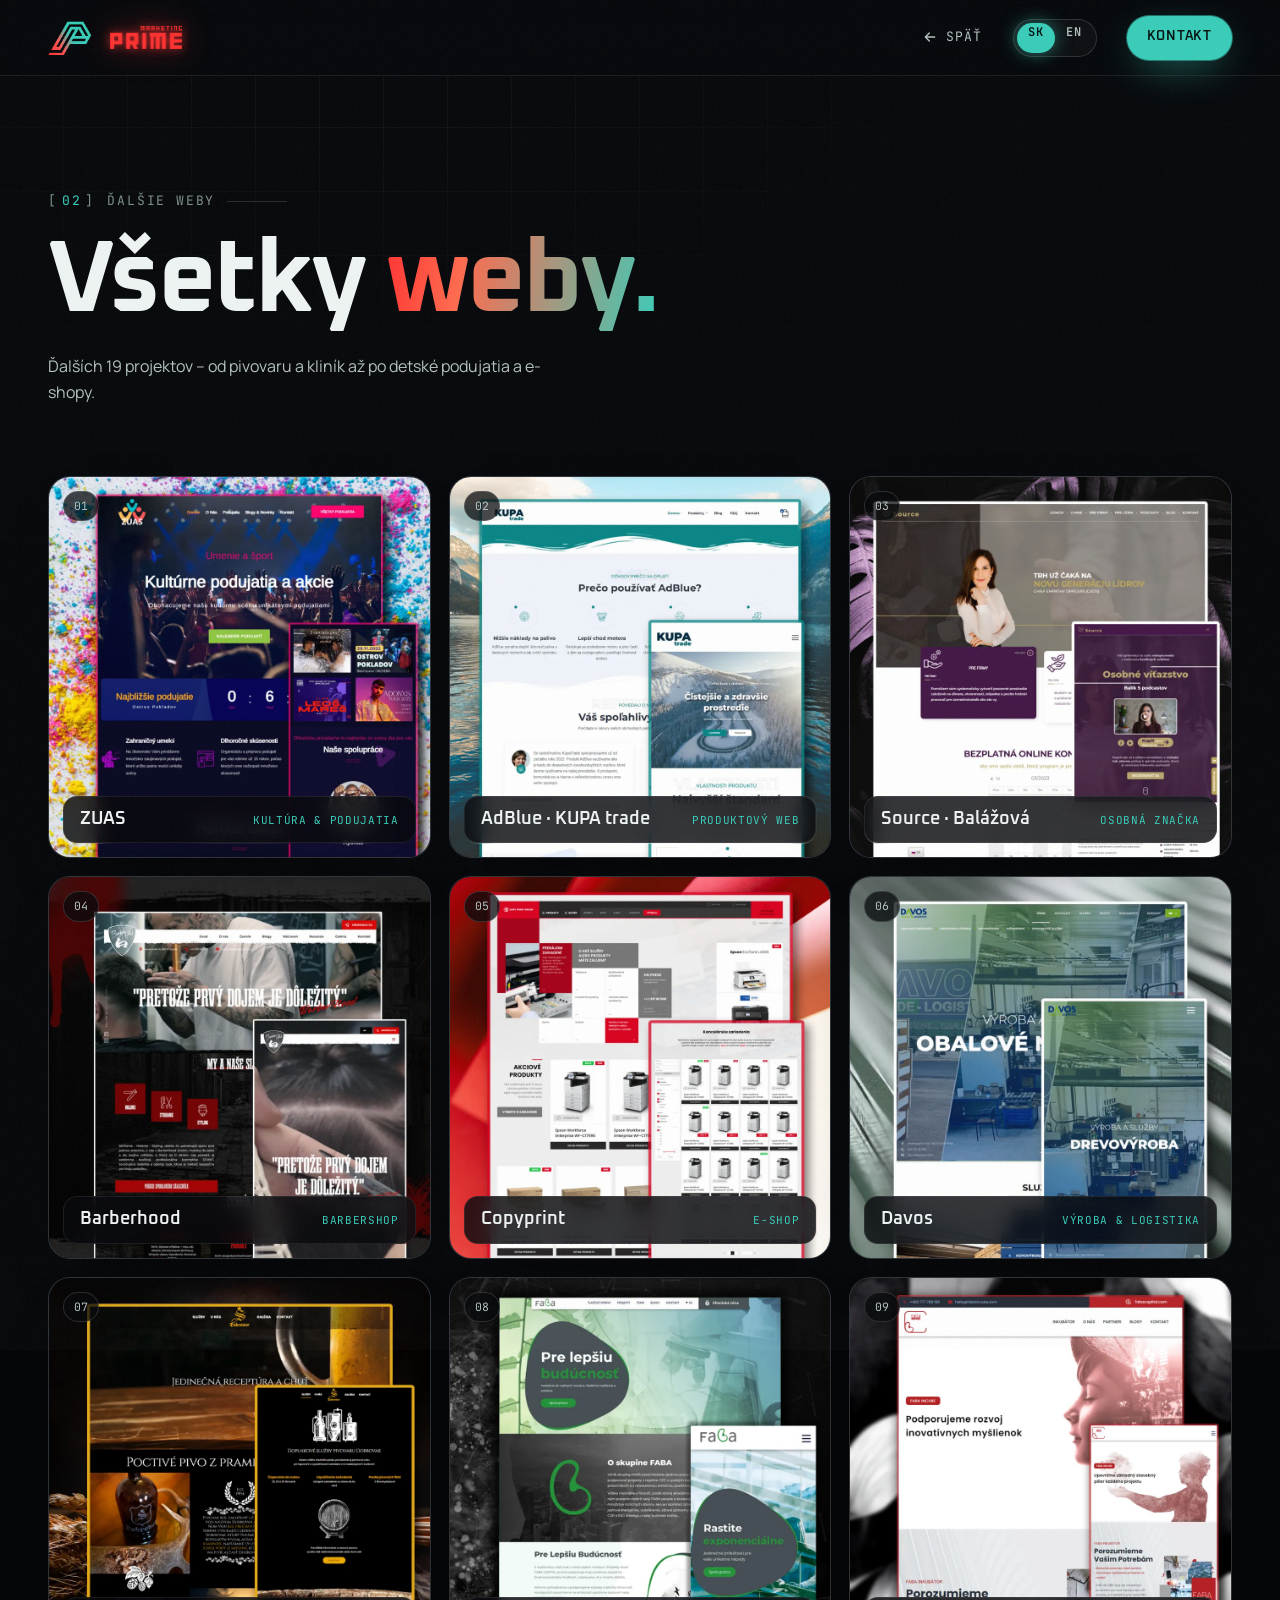
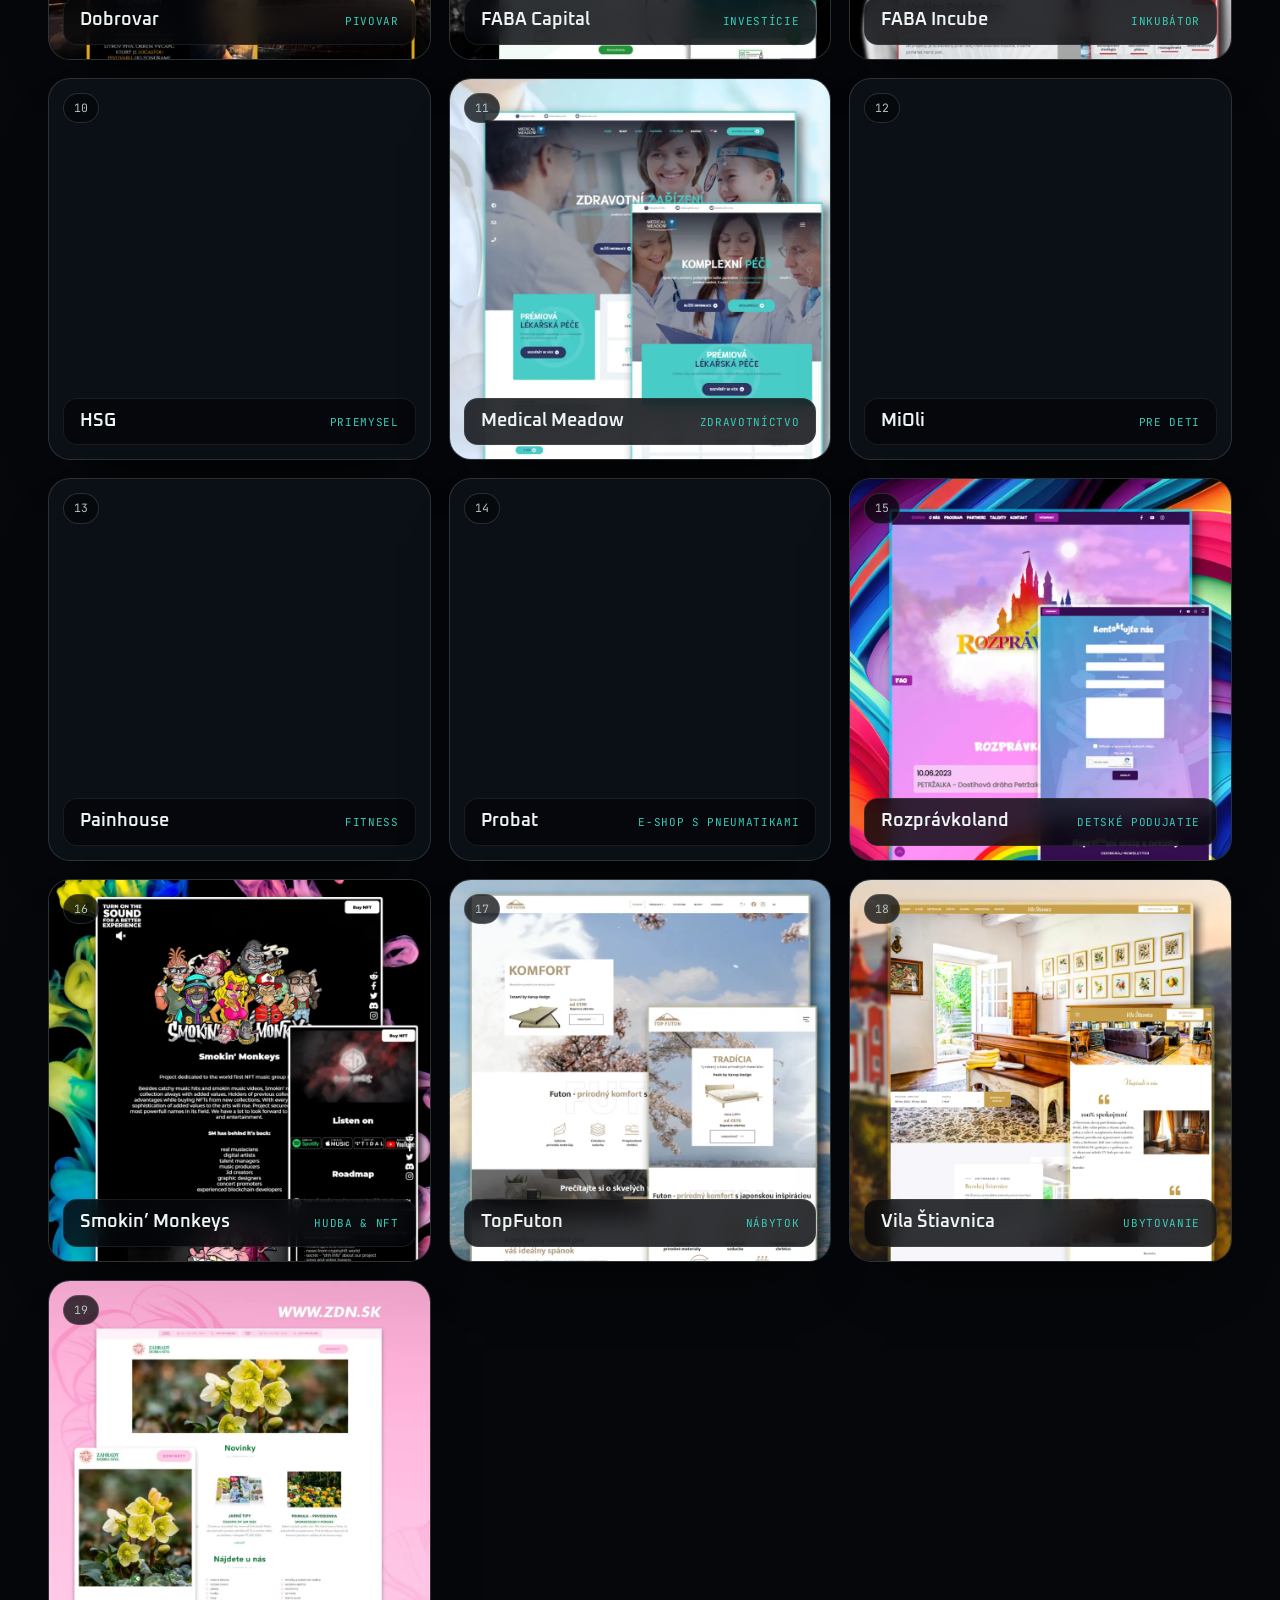
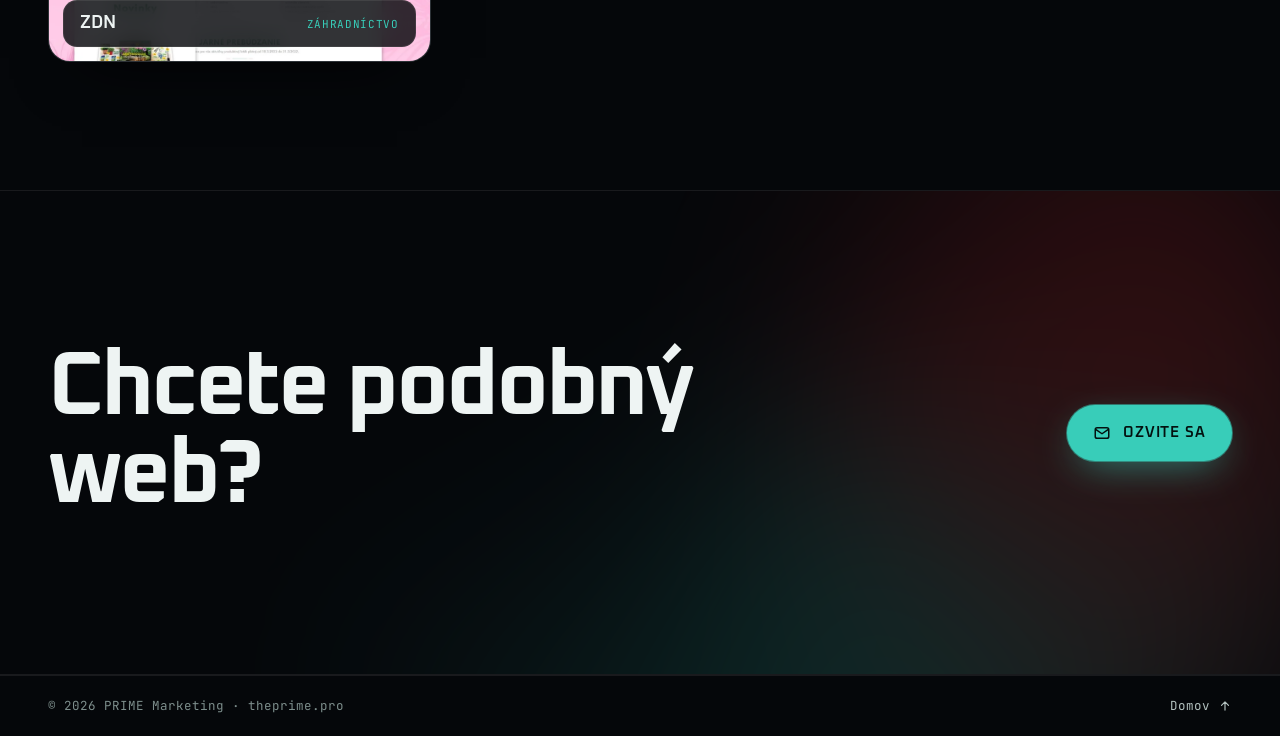
<file: projekty.html>
<!doctype html>
<html lang="sk" data-title-en="Website portfolio — PRIME Marketing | theprime.pro">
<head>
  <meta charset="utf-8">
  <meta name="viewport" content="width=device-width, initial-scale=1, viewport-fit=cover">
  <title>Portfólio webov — PRIME Marketing | theprime.pro</title>
  <meta name="description" content="Portfólio webov PRIME Marketing – ďalších 19 projektov od pivovaru a kliník až po detské podujatia a e-shopy.">
  <meta name="theme-color" content="#05070a">
  <link rel="canonical" href="https://theprime.pro/projekty.html">
  <meta property="og:type" content="website">
  <meta property="og:url" content="https://theprime.pro/projekty.html">
  <meta property="og:title" content="Portfólio webov — PRIME Marketing">
  <meta property="og:image" content="https://theprime.pro/assets/img/og-image.jpg">
  <meta name="twitter:card" content="summary_large_image">
  <link rel="icon" type="image/png" sizes="32x32" href="assets/img/favicon-32.png">
  <link rel="apple-touch-icon" href="assets/img/apple-touch-icon.png">
  <link rel="manifest" href="site.webmanifest">
  <link rel="preconnect" href="https://fonts.googleapis.com">
  <link rel="preconnect" href="https://fonts.gstatic.com" crossorigin>
  <link rel="stylesheet" href="https://fonts.googleapis.com/css2?family=JetBrains+Mono:wght@400;500;600&family=Manrope:wght@400;500;600;700&family=Oxanium:wght@500;600;700;800&display=swap">
  <link rel="stylesheet" href="assets/css/style.css">
  <script>document.documentElement.classList.add('js');</script>
</head>
<body class="page">
  <svg class="sprite" aria-hidden="true" focusable="false">
    <symbol id="i-arrow" viewBox="0 0 24 24"><path d="M7 17 17 7M8.5 7H17v8.5" fill="none" stroke="currentColor" stroke-width="2" stroke-linecap="round" stroke-linejoin="round"/></symbol>
    <symbol id="i-back" viewBox="0 0 24 24"><path d="M19 12H5m6-6-6 6 6 6" fill="none" stroke="currentColor" stroke-width="2" stroke-linecap="round" stroke-linejoin="round"/></symbol>
    <symbol id="i-close" viewBox="0 0 24 24"><path d="M6 6l12 12M18 6 6 18" fill="none" stroke="currentColor" stroke-width="2" stroke-linecap="round"/></symbol>
    <symbol id="i-left" viewBox="0 0 24 24"><path d="m15 5-7 7 7 7" fill="none" stroke="currentColor" stroke-width="2" stroke-linecap="round" stroke-linejoin="round"/></symbol>
    <symbol id="i-right" viewBox="0 0 24 24"><path d="m9 5 7 7-7 7" fill="none" stroke="currentColor" stroke-width="2" stroke-linecap="round" stroke-linejoin="round"/></symbol>
    <symbol id="i-mail" viewBox="0 0 24 24"><rect x="3" y="5" width="18" height="14" rx="2.5" fill="none" stroke="currentColor" stroke-width="2"/><path d="m4 7.5 8 5.5 8-5.5" fill="none" stroke="currentColor" stroke-width="2" stroke-linecap="round" stroke-linejoin="round"/></symbol>
  </svg>

  <a class="skip" href="#main" data-i18n="skip">Preskočiť na obsah</a>
  <div class="cursor is-hidden" aria-hidden="true"><div class="cursor__ring"><span class="cursor__text"></span></div><div class="cursor__dot"></div></div>
  <div class="grain" aria-hidden="true"></div>

  <header class="nav is-scrolled">
    <div class="container nav__inner">
      <a class="brand" href="index.html" aria-label="PRIME Marketing">
        <img class="brand__mark" src="assets/img/logo-mark.png" alt="" width="292" height="206">
        <img class="brand__word" src="assets/img/logo-word.png" alt="PRIME Marketing" width="290" height="93">
      </a>
      <a class="nav__back" href="index.html" data-scramble><svg><use href="#i-back"/></svg><span data-i18n="nav.back">Späť</span></a>
      <button class="lang" type="button" data-lang-toggle aria-label="Switch to English"><span data-l="sk">SK</span><span data-l="en">EN</span></button>
      <a class="btn btn--sm btn--primary nav__cta nav__cta--page" href="index.html#kontakt" data-magnetic data-i18n="nav.contact">Kontakt</a>
    </div>
    <div class="nav__progress" aria-hidden="true"><i></i></div>
  </header>

  <main id="main">
    <section class="page-hero">
      <div class="hero__grid" aria-hidden="true"></div>
      <div class="container">
        <p class="sec-label" data-reveal><span>02</span><b data-i18n="work.label">Ďalšie weby</b></p>
        <h1 class="sec-title page-hero__title" data-split data-i18n-html="pj.title">Všetky <em>weby.</em></h1>
        <p class="sec-lead" data-reveal data-i18n="pj.lead">Ďalších 19 projektov – od pivovaru a kliník až po detské podujatia a e-shopy.</p>
      </div>
    </section>

    <section class="cards-wrap">
      <div class="container">
        <div class="cards">
          <button class="card" id="zuas" type="button" data-reveal><img src="assets/img/work/zuas.webp" alt="ZUAS" width="900" height="900" loading="lazy" decoding="async"><span class="card__meta"><b>ZUAS</b><em data-i18n="cat.culture">Kultúra &amp; podujatia</em></span><span class="card__num">01</span></button>
          <button class="card" id="adblue" type="button" data-reveal><img src="assets/img/work/adblue.webp" alt="AdBlue · KUPA trade" width="900" height="900" loading="lazy" decoding="async"><span class="card__meta"><b>AdBlue · KUPA trade</b><em data-i18n="cat.product">Produktový web</em></span><span class="card__num">02</span></button>
          <button class="card" id="balazova" type="button" data-reveal><img src="assets/img/work/balazova.webp" alt="Source · Balážová" width="900" height="900" loading="lazy" decoding="async"><span class="card__meta"><b>Source · Balážová</b><em data-i18n="cat.personal">Osobná značka</em></span><span class="card__num">03</span></button>
          <button class="card" id="barberhood" type="button" data-reveal><img src="assets/img/work/barberhood.webp" alt="Barberhood" width="900" height="900" loading="lazy" decoding="async"><span class="card__meta"><b>Barberhood</b><em data-i18n="cat.barber">Barbershop</em></span><span class="card__num">04</span></button>
          <button class="card" id="copyprint" type="button" data-reveal><img src="assets/img/work/copyprint.webp" alt="Copyprint" width="900" height="900" loading="lazy" decoding="async"><span class="card__meta"><b>Copyprint</b><em data-i18n="cat.eshop">E-shop</em></span><span class="card__num">05</span></button>
          <button class="card" id="davos" type="button" data-reveal><img src="assets/img/work/davos.webp" alt="Davos" width="900" height="900" loading="lazy" decoding="async"><span class="card__meta"><b>Davos</b><em data-i18n="cat.industry">Výroba &amp; logistika</em></span><span class="card__num">06</span></button>
          <button class="card" id="dobrovar" type="button" data-reveal><img src="assets/img/work/dobrovar.webp" alt="Dobrovar" width="900" height="900" loading="lazy" decoding="async"><span class="card__meta"><b>Dobrovar</b><em data-i18n="cat.brewery">Pivovar</em></span><span class="card__num">07</span></button>
          <button class="card" id="faba-capital" type="button" data-reveal><img src="assets/img/work/faba-capital.webp" alt="FABA Capital" width="900" height="900" loading="lazy" decoding="async"><span class="card__meta"><b>FABA Capital</b><em data-i18n="cat.invest">Investície</em></span><span class="card__num">08</span></button>
          <button class="card" id="faba-incube" type="button" data-reveal><img src="assets/img/work/faba-incube.webp" alt="FABA Incube" width="900" height="900" loading="lazy" decoding="async"><span class="card__meta"><b>FABA Incube</b><em data-i18n="cat.incubator">Inkubátor</em></span><span class="card__num">09</span></button>
          <button class="card" id="hsg" type="button" data-reveal><img src="assets/img/work/hsg.webp" alt="HSG" width="900" height="900" loading="lazy" decoding="async"><span class="card__meta"><b>HSG</b><em data-i18n="cat.industry2">Priemysel</em></span><span class="card__num">10</span></button>
          <button class="card" id="medicalmeadow" type="button" data-reveal><img src="assets/img/work/medicalmeadow.webp" alt="Medical Meadow" width="900" height="900" loading="lazy" decoding="async"><span class="card__meta"><b>Medical Meadow</b><em data-i18n="cat.health">Zdravotníctvo</em></span><span class="card__num">11</span></button>
          <button class="card" id="mioli" type="button" data-reveal><img src="assets/img/work/mioli.webp" alt="MiOli" width="900" height="900" loading="lazy" decoding="async"><span class="card__meta"><b>MiOli</b><em data-i18n="cat.kids">Pre deti</em></span><span class="card__num">12</span></button>
          <button class="card" id="painhouse" type="button" data-reveal><img src="assets/img/work/painhouse.webp" alt="Painhouse" width="900" height="900" loading="lazy" decoding="async"><span class="card__meta"><b>Painhouse</b><em data-i18n="cat.fitness">Fitness</em></span><span class="card__num">13</span></button>
          <button class="card" id="probat" type="button" data-reveal><img src="assets/img/work/probat.webp" alt="Probat" width="900" height="900" loading="lazy" decoding="async"><span class="card__meta"><b>Probat</b><em data-i18n="cat.tyres">E-shop s pneumatikami</em></span><span class="card__num">14</span></button>
          <button class="card" id="rozpravkoland" type="button" data-reveal><img src="assets/img/work/rozpravkoland.webp" alt="Rozprávkoland" width="900" height="900" loading="lazy" decoding="async"><span class="card__meta"><b>Rozprávkoland</b><em data-i18n="cat.kidsevent">Detské podujatie</em></span><span class="card__num">15</span></button>
          <button class="card" id="smokinmonkeys" type="button" data-reveal><img src="assets/img/work/smokinmonkeys.webp" alt="Smokin’ Monkeys" width="900" height="900" loading="lazy" decoding="async"><span class="card__meta"><b>Smokin’ Monkeys</b><em data-i18n="cat.music">Hudba &amp; NFT</em></span><span class="card__num">16</span></button>
          <button class="card" id="topfuton" type="button" data-reveal><img src="assets/img/work/topfuton.webp" alt="TopFuton" width="900" height="900" loading="lazy" decoding="async"><span class="card__meta"><b>TopFuton</b><em data-i18n="cat.furniture">Nábytok</em></span><span class="card__num">17</span></button>
          <button class="card" id="vilastiavnica" type="button" data-reveal><img src="assets/img/work/vilastiavnica.webp" alt="Vila Štiavnica" width="900" height="900" loading="lazy" decoding="async"><span class="card__meta"><b>Vila Štiavnica</b><em data-i18n="cat.stay">Ubytovanie</em></span><span class="card__num">18</span></button>
          <button class="card" id="zdn" type="button" data-reveal><img src="assets/img/work/zdn.webp" alt="ZDN" width="900" height="900" loading="lazy" decoding="async"><span class="card__meta"><b>ZDN</b><em data-i18n="cat.garden">Záhradníctvo</em></span><span class="card__num">19</span></button>
        </div>
      </div>
    </section>

    <section class="page-cta">
      <div class="contact__glow" aria-hidden="true"></div>
      <div class="container page-cta__inner" data-reveal>
        <h2 class="contact__title" data-i18n="pj.cta">Chcete podobný web?</h2>
        <a class="btn btn--primary" href="index.html#kontakt" data-magnetic><svg><use href="#i-mail"/></svg><span data-i18n="pj.ctaBtn">Ozvite sa</span></a>
      </div>
    </section>
  </main>

  <footer class="footer footer--page">
    <div class="footer__bottom">
      <span>© <span data-year>2026</span> PRIME Marketing · theprime.pro</span>
      <a class="to-top" href="index.html"><span data-i18n="nav.home">Domov</span><svg><use href="#i-arrow"/></svg></a>
    </div>
  </footer>

  <div class="lightbox" role="dialog" aria-modal="true" aria-label="Portfólio" hidden>
    <button class="lightbox__btn lightbox__close" type="button" aria-label="Zavrieť" data-i18n-attr="aria-label:lb.close"><svg><use href="#i-close"/></svg></button>
    <button class="lightbox__btn lightbox__prev" type="button" aria-label="Predchádzajúci" data-i18n-attr="aria-label:lb.prev"><svg><use href="#i-left"/></svg></button>
    <figure class="lightbox__fig"><img alt=""><figcaption><b></b><em></em><span class="lightbox__count"></span></figcaption></figure>
    <button class="lightbox__btn lightbox__next" type="button" aria-label="Ďalší" data-i18n-attr="aria-label:lb.next"><svg><use href="#i-right"/></svg></button>
  </div>

  <div class="toast" role="status" aria-live="polite"></div>

  <script src="assets/js/i18n.js" defer></script>
  <script src="assets/js/main.js" defer></script>
</body>
</html>
</file>
<file: assets/css/style.css>
/* ==========================================================================
   PRIME Marketing — portfolio
   Palette comes straight from the logo: teal #38cdb9 and red #ff3131.
   ========================================================================== */

@property --ang {
  syntax: '<angle>';
  inherits: false;
  initial-value: 0deg;
}

:root {
  --bg: #05070a;
  --bg-2: #080b10;
  --panel: #0b1016;
  --panel-2: #10161e;
  --line: rgba(255, 255, 255, .08);
  --line-2: rgba(255, 255, 255, .14);
  --text: #eef4f3;
  --text-2: #b4c2c0;
  --muted: #7d8e8c;

  --teal: #38cdb9;
  --teal-rgb: 56, 205, 185;
  --teal-hi: #72f2dd;
  --red: #ff3131;
  --red-rgb: 255, 49, 49;
  --red-hi: #ff6a6a;
  --grad: linear-gradient(100deg, var(--red) 0%, #ff6a4d 28%, var(--teal) 100%);

  --font-display: "Oxanium", "Segoe UI", system-ui, sans-serif;
  --font-body: "Manrope", "Segoe UI", system-ui, -apple-system, sans-serif;
  --font-mono: "JetBrains Mono", ui-monospace, "Cascadia Mono", Consolas, monospace;

  --ease: cubic-bezier(.2, .75, .1, 1);
  --ease-io: cubic-bezier(.7, 0, .3, 1);
  --container: 1320px;
  --gutter: clamp(16px, 4vw, 48px);
  --nav-h: 76px;
}

/* ---------- Base ---------- */
*, *::before, *::after { box-sizing: border-box; }

html {
  -webkit-text-size-adjust: 100%;
  text-size-adjust: 100%;
  scroll-behavior: smooth;
  scroll-padding-top: 70px;
  background: var(--bg);
}

body {
  margin: 0;
  background: var(--bg);
  color: var(--text);
  font-family: var(--font-body);
  font-size: 17px;
  line-height: 1.6;
  -webkit-font-smoothing: antialiased;
  -moz-osx-font-smoothing: grayscale;
  overflow-x: hidden;
}
body.is-locked { overflow: hidden; }

img { max-width: 100%; display: block; }
a { color: inherit; text-decoration: none; }
button { font: inherit; color: inherit; background: none; border: 0; padding: 0; cursor: pointer; }
p { margin: 0 0 1em; }
h1, h2, h3 { margin: 0; font-weight: 700; }
ul, ol { margin: 0; }

::selection { background: var(--teal); color: #03110f; }
:focus-visible { outline: 2px solid var(--teal); outline-offset: 3px; border-radius: 6px; }

.sprite { position: absolute; width: 0; height: 0; overflow: hidden; }
.board__sr { position: absolute; width: 1px; height: 1px; overflow: hidden; clip: rect(0 0 0 0); white-space: nowrap; margin: -1px; }

.container {
  width: 100%;
  max-width: calc(var(--container) + var(--gutter) * 2);
  margin: 0 auto;
  padding: 0 var(--gutter);
}
.container--wide { max-width: calc(1640px + var(--gutter) * 2); }

.skip {
  position: fixed;
  left: 16px;
  top: -80px;
  z-index: 1000;
  padding: 12px 18px;
  border-radius: 12px;
  background: var(--teal);
  color: #03110f;
  font-weight: 700;
  transition: top .25s var(--ease);
}
.skip:focus { top: 16px; }

.grad {
  background: var(--grad);
  -webkit-background-clip: text;
  background-clip: text;
  color: transparent;
}

.grain {
  position: fixed;
  inset: -50%;
  z-index: 95;
  pointer-events: none;
  opacity: .055;
  background-image: url("data:image/svg+xml,%3Csvg xmlns='http://www.w3.org/2000/svg' width='180' height='180'%3E%3Cfilter id='n'%3E%3CfeTurbulence type='fractalNoise' baseFrequency='.85' numOctaves='3' stitchTiles='stitch'/%3E%3C/filter%3E%3Crect width='100%25' height='100%25' filter='url(%23n)'/%3E%3C/svg%3E");
  animation: grain 1.4s steps(6) infinite;
}
@keyframes grain {
  0%, 100% { transform: translate(0, 0); }
  20% { transform: translate(-3%, 2%); }
  40% { transform: translate(2%, -3%); }
  60% { transform: translate(-2%, -1%); }
  80% { transform: translate(3%, 3%); }
}

/* ---------- Glitch utilities ---------- */
@keyframes titleGlitch {
  0% { text-shadow: -5px 0 rgba(var(--teal-rgb), .9), 5px 0 rgba(var(--red-rgb), .9); transform: translateX(-3px) skewX(-6deg); }
  10% { text-shadow: 4px 0 rgba(var(--teal-rgb), .9), -4px 0 rgba(var(--red-rgb), .9); transform: translateX(3px); }
  20% { text-shadow: none; transform: none; }
  32% { text-shadow: -2px 0 rgba(var(--teal-rgb), .8), 2px 0 rgba(var(--red-rgb), .8); transform: translateX(-1px) skewX(3deg); }
  44%, 100% { text-shadow: none; transform: none; }
}
@keyframes textGlitch {
  0% { text-shadow: -2px 0 rgba(var(--teal-rgb), .9), 2px 0 rgba(var(--red-rgb), .9); }
  50% { text-shadow: 2px 0 rgba(var(--teal-rgb), .9), -2px 0 rgba(var(--red-rgb), .9); }
  100% { text-shadow: none; }
}
.sec-title.is-in, .contact__title.is-in { animation: titleGlitch .8s steps(1) .55s; }
.glitch-now { animation: titleGlitch .7s steps(1) !important; }
.is-switching :is(h1, h2, h3, p, a, button, li, strong, legend, figcaption) { animation: textGlitch .45s steps(2); }

/* ---------- Buttons ---------- */
.btn {
  --h: 56px;
  position: relative;
  isolation: isolate;
  display: inline-flex;
  align-items: center;
  justify-content: center;
  gap: 12px;
  height: var(--h);
  padding: 0 26px;
  border-radius: 999px;
  font-family: var(--font-display);
  font-weight: 600;
  font-size: 15px;
  letter-spacing: .06em;
  text-transform: uppercase;
  white-space: nowrap;
  transition: transform .35s var(--ease), color .3s, background-color .3s, border-color .3s, box-shadow .3s;
}
.btn:hover { animation: textGlitch .35s steps(2); }
.btn svg { width: 18px; height: 18px; flex: none; }
.btn--sm { --h: 44px; padding: 0 20px; font-size: 13px; }

.btn--primary {
  color: #03110f;
  background: var(--teal);
  box-shadow: 0 0 0 1px rgba(var(--teal-rgb), .5), 0 12px 40px -12px rgba(var(--teal-rgb), .7);
}
.btn--primary::before {
  content: "";
  position: absolute;
  inset: 0;
  z-index: -1;
  border-radius: inherit;
  background: var(--grad);
  opacity: 0;
  transition: opacity .4s;
}
.btn--primary:hover::before { opacity: 1; }
.btn--primary:hover { box-shadow: 0 0 0 1px rgba(var(--red-rgb), .45), 0 16px 50px -14px rgba(var(--red-rgb), .7); }

.btn--ghost {
  border: 1px solid var(--line-2);
  background: rgba(255, 255, 255, .025);
  backdrop-filter: blur(8px);
  -webkit-backdrop-filter: blur(8px);
  text-transform: none;
  letter-spacing: .01em;
  font-family: var(--font-mono);
  font-weight: 500;
  font-size: 14px;
}
.btn--ghost:hover { border-color: rgba(var(--teal-rgb), .7); color: var(--teal-hi); }

/* ---------- Preloader ---------- */
.loader {
  position: fixed;
  inset: 0;
  z-index: 300;
  display: grid;
  place-items: center;
  background: var(--bg);
  clip-path: inset(0 0 0 0);
  transition: clip-path 1s var(--ease-io), visibility 0s linear 1s;
}
html:not(.js) .loader, .is-loaded .loader { clip-path: inset(0 0 100% 0); visibility: hidden; }
.loader__inner { display: grid; justify-items: center; }
.loader__mark { width: min(210px, 46vw); height: auto; animation: markIn 1.3s var(--ease) both, glitchImg 2.2s steps(1) 1.3s infinite; }
.loader__meta {
  display: flex;
  justify-content: space-between;
  width: min(260px, 64vw);
  margin-top: 34px;
  font-family: var(--font-mono);
  font-size: 12px;
  letter-spacing: .16em;
  text-transform: uppercase;
  color: var(--muted);
}
.loader__pct { color: var(--text); font-variant-numeric: tabular-nums; }
.loader__bar { width: min(260px, 64vw); height: 2px; margin-top: 10px; background: var(--line); overflow: hidden; }
.loader__bar i { display: block; height: 100%; background: var(--grad); transform-origin: 0 50%; transform: scaleX(var(--p, 0)); }

@keyframes markIn {
  0% { clip-path: inset(100% 0 0 0); filter: blur(10px) brightness(2); }
  55% { filter: blur(0) brightness(1.4); }
  100% { clip-path: inset(0 0 0 0); filter: none; }
}
@keyframes glitchImg {
  0%, 100% { transform: none; filter: none; }
  8% { transform: translateX(-5px) skewX(10deg); filter: drop-shadow(-5px 0 rgba(var(--teal-rgb), .9)) drop-shadow(5px 0 rgba(var(--red-rgb), .9)); }
  10% { transform: translateX(4px); filter: drop-shadow(4px 0 rgba(var(--teal-rgb), .9)) drop-shadow(-4px 0 rgba(var(--red-rgb), .9)); }
  12% { transform: none; filter: none; }
  54% { transform: translateY(-2px); filter: drop-shadow(-3px 0 rgba(var(--teal-rgb), .8)) drop-shadow(3px 0 rgba(var(--red-rgb), .8)); }
  56% { transform: none; filter: none; }
}

/* ---------- Custom cursor ---------- */
.cursor { display: none; }
.has-cursor .cursor { display: block; }
.has-cursor, .has-cursor a, .has-cursor button, .has-cursor label { cursor: none; }
.has-cursor input, .has-cursor textarea { cursor: text; }
.cursor__dot, .cursor__ring { position: fixed; left: 0; top: 0; z-index: 400; pointer-events: none; border-radius: 50%; }
.cursor__dot { width: 6px; height: 6px; margin: -3px 0 0 -3px; background: var(--teal); box-shadow: 0 0 10px rgba(var(--teal-rgb), .9); }
.cursor__ring {
  width: 38px;
  height: 38px;
  margin: -19px 0 0 -19px;
  display: grid;
  place-items: center;
  border: 1px solid rgba(var(--teal-rgb), .55);
  transition: width .4s var(--ease), height .4s var(--ease), margin .4s var(--ease), background-color .3s, border-color .3s, opacity .3s;
}
.cursor__text {
  padding: 0 10px;
  font-family: var(--font-mono);
  font-size: 11px;
  font-weight: 600;
  line-height: 1.2;
  letter-spacing: .06em;
  text-align: center;
  text-transform: uppercase;
  color: #03110f;
  opacity: 0;
  transition: opacity .2s;
  word-break: break-word;
}
.cursor.is-link .cursor__ring { width: 62px; height: 62px; margin: -31px 0 0 -31px; background: rgba(var(--teal-rgb), .12); border-color: rgba(var(--teal-rgb), .9); }
.cursor.is-label .cursor__ring { width: 104px; height: 104px; margin: -52px 0 0 -52px; background: var(--teal); border-color: transparent; }
.cursor.is-label .cursor__text { opacity: 1; }
.cursor.is-label .cursor__dot { opacity: 0; }
.cursor.is-down .cursor__ring { width: 30px; height: 30px; margin: -15px 0 0 -15px; }
.cursor.is-hidden .cursor__dot, .cursor.is-hidden .cursor__ring { opacity: 0; }

/* ---------- Navigation ---------- */
.nav {
  position: fixed;
  inset: 0 0 auto;
  z-index: 80;
  height: var(--nav-h);
  border-bottom: 1px solid transparent;
  transition: transform .55s var(--ease), background-color .4s, border-color .4s;
}
.nav.is-scrolled {
  background: rgba(5, 7, 10, .72);
  backdrop-filter: blur(16px) saturate(140%);
  -webkit-backdrop-filter: blur(16px) saturate(140%);
  border-color: var(--line);
}
.nav.is-hidden { transform: translateY(-101%); }
.nav__inner { height: 100%; display: flex; align-items: center; gap: 30px; }

.brand { display: flex; align-items: center; gap: 14px; margin-right: auto; }
.brand__mark { height: 34px; width: auto; transition: transform .5s var(--ease); }
.brand__word { height: 23px; width: auto; filter: drop-shadow(0 0 5px rgba(var(--red-rgb), .7)) drop-shadow(0 0 16px rgba(var(--red-rgb), .35)); animation: neon 5s 1.8s infinite; }
.brand:hover .brand__mark { animation: glitchImg .9s steps(1); }
@keyframes neon {
  0%, 18%, 22%, 25%, 53%, 57%, 100% { opacity: 1; }
  20%, 24%, 55% { opacity: .55; }
}

.nav__links { display: flex; gap: 28px; }
.nav__links a, .nav__back {
  position: relative;
  padding: 6px 0;
  font-family: var(--font-mono);
  font-size: 13px;
  letter-spacing: .08em;
  text-transform: uppercase;
  color: var(--text-2);
  transition: color .3s;
}
.nav__links a::after {
  content: "";
  position: absolute;
  left: 0;
  right: 0;
  bottom: 0;
  height: 1px;
  background: var(--grad);
  transform: scaleX(0);
  transform-origin: right;
  transition: transform .5s var(--ease);
}
.nav__links a:hover, .nav__links a.is-active, .nav__back:hover { color: var(--text); }
.nav__links a:hover::after, .nav__links a.is-active::after { transform: scaleX(1); transform-origin: left; }
.nav__back { display: inline-flex; align-items: center; gap: 8px; margin-left: auto; }
.nav__back svg { width: 16px; height: 16px; }
.page .brand { margin-right: 0; }

/* language toggle */
.lang {
  position: relative;
  display: inline-grid;
  grid-template-columns: 1fr 1fr;
  height: 38px;
  padding: 3px;
  border-radius: 999px;
  border: 1px solid var(--line-2);
  background: rgba(255, 255, 255, .03);
  font-family: var(--font-mono);
  font-size: 12px;
  font-weight: 600;
  letter-spacing: .08em;
  isolation: isolate;
}
.lang::before {
  content: "";
  position: absolute;
  z-index: -1;
  top: 3px;
  bottom: 3px;
  left: 3px;
  width: calc(50% - 3px);
  border-radius: 999px;
  background: var(--teal);
  box-shadow: 0 0 18px rgba(var(--teal-rgb), .55);
  transition: transform .45s var(--ease);
}
.lang span { display: grid; place-items: center; min-width: 38px; padding: 0 8px; color: var(--text-2); transition: color .3s; }
html[lang="sk"] .lang span[data-l="sk"], html[lang="en"] .lang span[data-l="en"] { color: #03110f; }
html[lang="en"] .lang::before { transform: translateX(100%); }
.lang:hover { border-color: rgba(var(--teal-rgb), .6); }

.nav__progress { position: absolute; left: 0; right: 0; bottom: -1px; height: 2px; pointer-events: none; }
.nav__progress i { display: block; height: 100%; background: var(--grad); transform-origin: 0 50%; transform: scaleX(var(--progress, 0)); }

.nav__burger { display: none; position: relative; width: 46px; height: 46px; border-radius: 50%; border: 1px solid var(--line-2); flex: none; }
.nav__burger span { position: absolute; left: 13px; right: 13px; height: 2px; border-radius: 2px; background: var(--text); transition: transform .5s var(--ease), top .5s var(--ease); }
.nav__burger span:first-child { top: 18px; }
.nav__burger span:last-child { top: 26px; }
.nav__burger[aria-expanded="true"] span:first-child { top: 22px; transform: rotate(45deg); }
.nav__burger[aria-expanded="true"] span:last-child { top: 22px; transform: rotate(-45deg); }

.menu {
  position: fixed;
  inset: 0;
  z-index: 70;
  display: flex;
  flex-direction: column;
  justify-content: center;
  padding: calc(var(--nav-h) + 20px) var(--gutter) 40px;
  background: rgba(5, 7, 10, .97);
  clip-path: circle(0 at calc(100% - 44px) 38px);
  visibility: hidden;
  transition: clip-path .75s var(--ease-io), visibility 0s linear .75s;
}
.menu.is-open { clip-path: circle(150% at calc(100% - 44px) 38px); visibility: visible; transition-delay: 0s; }
.menu__nav { display: grid; }
.menu__nav a {
  display: flex;
  align-items: baseline;
  gap: 16px;
  padding: 8px 0;
  border-bottom: 1px solid var(--line);
  font-family: var(--font-display);
  font-weight: 700;
  font-size: clamp(32px, 9.5vw, 58px);
  line-height: 1.15;
  letter-spacing: -.02em;
  opacity: 0;
  transform: translateY(26px);
  transition: opacity .5s, transform .7s var(--ease);
}
.menu__nav a b { font-weight: inherit; }
.menu__nav a span { font-family: var(--font-mono); font-size: 13px; font-weight: 500; letter-spacing: 0; color: var(--teal); }
.menu.is-open .menu__nav a { opacity: 1; transform: none; transition-delay: calc(.2s + var(--i, 0) * .06s); }
.menu__foot { display: flex; flex-wrap: wrap; align-items: center; justify-content: space-between; gap: 16px; margin-top: 32px; }
.menu__mail { font-family: var(--font-mono); font-size: 15px; color: var(--text-2); }

/* ---------- Shared section heads & reveals ---------- */
.section { position: relative; padding: clamp(90px, 11vw, 160px) 0; }

.sec-head {
  display: grid;
  grid-template-columns: minmax(0, 1.25fr) minmax(0, 1fr);
  gap: 22px 60px;
  align-items: end;
  margin-bottom: clamp(40px, 5vw, 72px);
}
.sec-head--solo { grid-template-columns: 1fr; }
.sec-label {
  display: flex;
  align-items: center;
  gap: 12px;
  margin: 0;
  font-family: var(--font-mono);
  font-size: 13px;
  letter-spacing: .14em;
  text-transform: uppercase;
  color: var(--muted);
}
.sec-label b { font-weight: 400; }
.sec-head .sec-label { grid-column: 1 / -1; }
.sec-label span { color: var(--teal); }
.sec-label span::before { content: "["; margin-right: 4px; color: var(--muted); }
.sec-label span::after { content: "]"; margin-left: 4px; color: var(--muted); }
.sec-label::after { content: ""; flex: 0 0 60px; height: 1px; background: var(--line-2); }

.mono-label {
  display: flex;
  align-items: center;
  gap: 12px;
  margin: 0 0 26px;
  font-family: var(--font-mono);
  font-size: 12.5px;
  letter-spacing: .16em;
  text-transform: uppercase;
  color: var(--muted);
}
.mono-label i { width: 8px; height: 8px; border-radius: 2px; background: var(--red); box-shadow: 0 0 10px var(--red); animation: pulse 1.6s infinite; }

.sec-title { font-family: var(--font-display); font-weight: 700; font-size: clamp(38px, 5.4vw, 84px); line-height: 1.02; letter-spacing: -.028em; }
.sec-title em, .contact__title em { font-style: normal; }
.sec-lead { justify-self: end; max-width: 500px; margin: 0; color: var(--text-2); font-size: clamp(16px, 1.25vw, 19px); }
.sec-head__cta { justify-self: end; }

.w { display: inline-block; overflow: hidden; vertical-align: top; padding: .16em .03em .1em; margin: -.16em -.03em -.1em; }
.wi { display: inline-block; }
.js [data-split] .wi { transform: translateY(112%); transition: transform 1.1s var(--ease); transition-delay: calc(var(--wi, 0) * 45ms + var(--d, 0s)); }
.js [data-split].is-in .wi { transform: none; }
.sec-title em .wi, .contact__title em .wi, .sec-title em:not(:has(.wi)), .contact__title em:not(:has(.wi)) {
  background: var(--grad);
  -webkit-background-clip: text;
  background-clip: text;
  color: transparent;
}

.js [data-reveal] { opacity: 0; transform: translateY(36px); transition: opacity 1s var(--ease), transform 1.2s var(--ease); transition-delay: var(--d, 0s); }
.js [data-reveal="scale"] { transform: scale(.94); }
.js [data-reveal].is-in { opacity: 1; transform: none; }

/* ---------- Hero ---------- */
.hero { position: relative; isolation: isolate; min-height: 100vh; min-height: 100svh; display: flex; flex-direction: column; padding: calc(var(--nav-h) + 5vh) 0 26px; overflow: hidden; }
.hero__canvas { position: absolute; inset: 0; z-index: -1; width: 100%; height: 100%; pointer-events: none; }
.hero__fallback { position: absolute; z-index: -1; right: 8%; top: 22%; width: min(36vw, 560px); opacity: .9; }
.js .hero__fallback { display: none; }
.js.no-particles .hero__fallback { display: block; }
.hero__grid {
  position: absolute;
  inset: 0;
  z-index: -3;
  opacity: .5;
  background-image: linear-gradient(var(--line) 1px, transparent 1px), linear-gradient(90deg, var(--line) 1px, transparent 1px);
  background-size: 64px 64px;
  background-position: -1px -1px;
  -webkit-mask-image: radial-gradient(ellipse 75% 65% at 70% 42%, #000 15%, transparent 72%);
  mask-image: radial-gradient(ellipse 75% 65% at 70% 42%, #000 15%, transparent 72%);
}
.hero__glow { position: absolute; z-index: -4; border-radius: 50%; filter: blur(30px); pointer-events: none; }
.hero__glow--teal { width: 62vw; height: 62vw; right: -16vw; top: -24vw; background: radial-gradient(circle, rgba(var(--teal-rgb), .16), transparent 62%); }
.hero__glow--red { width: 50vw; height: 50vw; left: -18vw; bottom: -26vw; background: radial-gradient(circle, rgba(var(--red-rgb), .14), transparent 62%); }

.hero__side { position: absolute; top: 50%; z-index: 2; display: flex; align-items: center; gap: 14px; font-family: var(--font-mono); font-size: 11px; letter-spacing: .24em; text-transform: uppercase; color: var(--muted); white-space: nowrap; }
.hero__side--left { left: 18px; transform: translateY(-50%) rotate(-90deg) translateX(-50%); transform-origin: 0 0; }
.hero__side--right { right: 18px; transform: translateY(-50%) rotate(90deg) translateX(50%); transform-origin: 100% 0; }
.hero__side i { position: relative; width: 64px; height: 1px; background: var(--line-2); overflow: hidden; }
.hero__side i::after { content: ""; position: absolute; inset: 0; background: var(--teal); animation: scrollCue 2.2s var(--ease-io) infinite; }
@keyframes scrollCue { 0% { transform: translateX(-100%); } 55%, 100% { transform: translateX(100%); } }

.hero__inner { flex: 1; display: flex; flex-direction: column; justify-content: center; }
.kicker {
  align-self: flex-start;
  display: inline-flex;
  align-items: center;
  gap: 10px;
  margin: 0;
  padding: 8px 15px;
  border: 1px solid rgba(var(--teal-rgb), .3);
  border-radius: 999px;
  background: rgba(var(--teal-rgb), .06);
  font-family: var(--font-mono);
  font-size: 12.5px;
  letter-spacing: .14em;
  text-transform: uppercase;
  color: var(--teal);
}
.kicker__dot { width: 8px; height: 8px; border-radius: 50%; background: var(--teal); box-shadow: 0 0 12px var(--teal); animation: pulse 2s infinite; }
@keyframes pulse { 0%, 100% { opacity: 1; transform: scale(1); } 50% { opacity: .35; transform: scale(.7); } }

.hero__title { margin: 26px 0 24px; font-family: var(--font-display); font-weight: 700; font-size: clamp(44px, min(6.6vw, 12vh), 116px); line-height: .98; letter-spacing: -.03em; }
.hero__title:hover .line > span { animation: textGlitch .4s steps(2); }
.hero__title .line { display: block; overflow: hidden; padding: .1em 0 .06em; margin: -.1em 0 -.06em; }
.hero__title .line > span { display: inline-block; }
.js .hero__title .line > span { transform: translateY(115%); transition: transform 1.3s var(--ease); transition-delay: calc(var(--i) * .12s + .1s); }
.is-ready .hero__title .line > span { transform: none; }

.glitch { position: relative; display: inline-block; }
.glitch::before, .glitch::after { content: attr(data-text); position: absolute; inset: 0; opacity: 0; pointer-events: none; background: none; }
.glitch::before { color: var(--teal); animation: glitchA 3.2s steps(1) 2.2s infinite; }
.glitch::after { color: var(--red); animation: glitchB 3.2s steps(1) 2.2s infinite; }
@keyframes glitchA {
  0%, 100% { opacity: 0; transform: none; }
  2% { opacity: .95; transform: translate(-7px, -2px); clip-path: inset(10% 0 55% 0); }
  4% { opacity: .95; transform: translate(6px, 1px); clip-path: inset(62% 0 8% 0); }
  6% { opacity: .9; transform: translate(-3px, 0); clip-path: inset(35% 0 35% 0); }
  8% { opacity: 0; }
  46% { opacity: .85; transform: translate(-4px, 0); clip-path: inset(30% 0 40% 0); }
  48% { opacity: .85; transform: translate(5px, 0); clip-path: inset(70% 0 5% 0); }
  50% { opacity: 0; }
}
@keyframes glitchB {
  0%, 100% { opacity: 0; transform: none; }
  2% { opacity: .95; transform: translate(7px, 2px); clip-path: inset(48% 0 20% 0); }
  4% { opacity: .95; transform: translate(-6px, -1px); clip-path: inset(5% 0 70% 0); }
  6% { opacity: .9; transform: translate(3px, 0); clip-path: inset(20% 0 50% 0); }
  8% { opacity: 0; }
  46% { opacity: .85; transform: translate(4px, 0); clip-path: inset(55% 0 15% 0); }
  48% { opacity: .85; transform: translate(-5px, 0); clip-path: inset(10% 0 60% 0); }
  50% { opacity: 0; }
}

.hero__lead { max-width: 520px; margin: 0; font-size: clamp(17px, 1.3vw, 20px); color: var(--text-2); }
.hero__lead strong { color: var(--text); font-weight: 600; }
.hero__cta { display: flex; flex-wrap: wrap; gap: 14px; margin-top: 32px; }

.js [data-intro] { opacity: 0; transform: translateY(24px); transition: opacity 1s var(--ease), transform 1.2s var(--ease); transition-delay: var(--d, 0s); }
.is-ready [data-intro] { opacity: 1; transform: none; }

/* stats — each one reacts on hover / tap */
.stats {
  list-style: none;
  padding: 0;
  display: grid;
  grid-template-columns: .72fr .78fr 1.45fr 1fr 1.05fr;
  margin: clamp(32px, 5.5vh, 64px) 0 0;
  border-top: 1px solid var(--line);
}
.stat { position: relative; isolation: isolate; padding: 20px 20px 10px 0; overflow: hidden; cursor: default; transition: background-color .4s; }
.stat + .stat { padding-left: 22px; border-left: 1px solid var(--line); }
.stat::before { content: ""; position: absolute; left: 0; top: -1px; width: 36px; height: 1px; background: var(--teal); transition: width .6s var(--ease); }
.stat + .stat::before { left: 22px; }
.stat.is-active { background: linear-gradient(180deg, rgba(var(--teal-rgb), .07), transparent 85%); }
.stat.is-active::before { width: calc(100% - 44px); }
.stat__num { position: relative; display: flex; align-items: baseline; gap: 4px; font-family: var(--font-display); font-weight: 700; font-size: clamp(28px, 2.9vw, 48px); line-height: 1; letter-spacing: -.02em; white-space: nowrap; }
.stat__num em { font-style: normal; font-size: .58em; color: var(--teal); }
.stat__num em:empty { display: none; }
.stat.is-active .stat__num { animation: titleGlitch .6s steps(1); }
.stat--event .stat__num { text-transform: uppercase; }
.stat__label { position: relative; display: block; margin-top: 10px; font-size: 13.5px; line-height: 1.45; color: var(--muted); max-width: 210px; transition: color .3s; }
.stat.is-active .stat__label { color: var(--text-2); }
.stat__fx { position: absolute; inset: 0; z-index: -1; pointer-events: none; opacity: 0; transition: opacity .4s; }
.stat.is-active .stat__fx { opacity: 1; }

.fx-bars { position: absolute; right: 12px; bottom: 12px; top: 22px; display: flex; align-items: flex-end; gap: 5px; }
.fx-bars i { width: 6px; height: calc(18% + var(--k) * 10%); border-radius: 2px; background: linear-gradient(0deg, rgba(var(--red-rgb), .7), rgba(var(--teal-rgb), .9)); transform: scaleY(0); transform-origin: bottom; transition: transform .5s var(--ease); transition-delay: calc(var(--k) * 55ms); }
.stat.is-active .fx-bars i { transform: scaleY(1); }
.fx-dots { position: absolute; right: 12px; top: 50%; display: grid; grid-template-columns: repeat(10, 5px); gap: 4px; transform: translateY(-50%); }
.fx-dots i { width: 5px; height: 5px; border-radius: 50%; background: rgba(255, 255, 255, .1); transition: background-color .25s, box-shadow .25s; transition-delay: calc(var(--k) * 12ms); }
.stat.is-active .fx-dots i { background: var(--teal); box-shadow: 0 0 6px var(--teal); }
.fx-line { position: absolute; left: 0; right: 0; bottom: 0; width: 100%; height: 70%; overflow: visible; }
.fx-line path:nth-of-type(1) { fill: rgba(var(--teal-rgb), .1); opacity: 0; transition: opacity .6s .3s; }
.fx-line path:nth-of-type(2) { fill: none; stroke: url(#fxLineGrad); stroke-width: 2; stroke-dasharray: 1; stroke-dashoffset: 1; transition: stroke-dashoffset 1.1s var(--ease); }
.stat.is-active .fx-line path:nth-of-type(1) { opacity: 1; }
.stat.is-active .fx-line path:nth-of-type(2) { stroke-dashoffset: 0; }
.fx-grid { position: absolute; right: 12px; top: 50%; display: grid; grid-template-columns: repeat(8, 7px); gap: 4px; transform: translateY(-50%); }
.fx-grid i { width: 7px; height: 7px; border-radius: 2px; background: rgba(255, 255, 255, .08); }
.stat.is-active .fx-grid i { animation: launch 1.4s var(--dl) infinite; }
@keyframes launch { 0%, 100% { background: rgba(255, 255, 255, .08); box-shadow: none; } 12% { background: var(--red); box-shadow: 0 0 8px var(--red); } 30% { background: var(--teal); box-shadow: 0 0 8px var(--teal); } 60% { background: rgba(var(--teal-rgb), .25); box-shadow: none; } }
.fx-beams { position: absolute; inset: -40% -20% auto; height: 180%; background: conic-gradient(from 200deg at 50% 0%, transparent 0 40deg, rgba(var(--teal-rgb), .22) 50deg, transparent 60deg 100deg, rgba(var(--red-rgb), .2) 110deg, transparent 120deg); animation: beams 3s ease-in-out infinite alternate; }
@keyframes beams { from { transform: rotate(-14deg); } to { transform: rotate(14deg); } }

/* ---------- Client logos ---------- */
.clients { position: relative; padding: clamp(46px, 6vw, 76px) 0 clamp(40px, 5vw, 64px); border-block: 1px solid var(--line); background: linear-gradient(180deg, rgba(255, 255, 255, .02), transparent); }
.clients__marquee {
  overflow: hidden;
  -webkit-mask-image: linear-gradient(90deg, transparent, #000 9%, #000 91%, transparent);
  mask-image: linear-gradient(90deg, transparent, #000 9%, #000 91%, transparent);
}
.clients__track { display: flex; align-items: center; width: max-content; animation: marquee var(--dur, 45s) linear infinite; }
.clients__marquee:hover .clients__track { animation-play-state: paused; }
@keyframes marquee { to { transform: translate3d(-50%, 0, 0); } }
.client { flex: none; display: flex; align-items: center; justify-content: center; height: 96px; margin-right: clamp(54px, 7vw, 112px); }
.client img { height: var(--h, 48px); width: auto; max-width: none; filter: grayscale(1) brightness(1.75); opacity: .55; transition: filter .45s, opacity .45s, transform .6s var(--ease); }
a.client:hover img, a.client:focus-visible img { filter: none; opacity: 1; transform: scale(1.1); animation: logoGlitch .5s steps(2); }
@keyframes logoGlitch {
  0% { filter: drop-shadow(-5px 0 rgba(var(--teal-rgb), .9)) drop-shadow(5px 0 rgba(var(--red-rgb), .9)); }
  50% { filter: drop-shadow(4px 0 rgba(var(--teal-rgb), .9)) drop-shadow(-4px 0 rgba(var(--red-rgb), .9)); }
  100% { filter: none; }
}

/* ---------- Top references ---------- */
.refs { padding-top: clamp(80px, 9vw, 130px); }
.refs__stack { position: relative; display: grid; gap: clamp(24px, 4vw, 44px); }

.ref {
  --accent: 56, 205, 185;
  --accent-2: 255, 49, 49;
  position: relative;
  isolation: isolate;
  display: grid;
  grid-template-columns: minmax(250px, 3fr) minmax(0, 9fr);
  gap: clamp(22px, 3vw, 48px);
  padding: clamp(20px, 2.6vw, 40px);
  border: 1px solid var(--line);
  border-radius: 30px;
  background: linear-gradient(180deg, rgba(255, 255, 255, .035), rgba(255, 255, 255, .008)), var(--panel);
  overflow: hidden;
  transform-origin: 50% 0;
}
.ref::before {
  content: "";
  position: absolute;
  inset: 0;
  z-index: -2;
  background:
    radial-gradient(46% 60% at 82% 30%, rgba(var(--accent), .22), transparent 70%),
    radial-gradient(40% 50% at 4% 100%, rgba(var(--accent-2), .14), transparent 70%),
    linear-gradient(var(--line) 1px, transparent 1px) 0 0 / 56px 56px,
    linear-gradient(90deg, var(--line) 1px, transparent 1px) 0 0 / 56px 56px;
  -webkit-mask-image: linear-gradient(180deg, #000, rgba(0, 0, 0, .55));
  mask-image: linear-gradient(180deg, #000, rgba(0, 0, 0, .55));
}
.ref::after { content: ""; position: absolute; inset: 0; z-index: 20; border-radius: inherit; background: #020304; opacity: calc(var(--stack, 0) * .7); pointer-events: none; }
.ref__bgword {
  position: absolute;
  left: -1%;
  bottom: -6%;
  z-index: -1;
  font-family: var(--font-display);
  font-weight: 800;
  font-size: clamp(90px, 15vw, 260px);
  line-height: .8;
  letter-spacing: -.045em;
  white-space: nowrap;
  color: transparent;
  -webkit-text-stroke: 1px rgba(var(--accent), .2);
  pointer-events: none;
  user-select: none;
}

.ref__info { display: flex; flex-direction: column; gap: 20px; min-width: 0; }
.ref__top { display: flex; align-items: center; gap: 14px; font-family: var(--font-mono); font-size: 12.5px; letter-spacing: .12em; text-transform: uppercase; color: var(--muted); }
.ref__num { display: grid; place-items: center; width: 38px; height: 38px; border-radius: 12px; border: 1px solid rgba(var(--accent), .45); color: rgb(var(--accent)); font-weight: 600; letter-spacing: 0; }
.ref__main { margin-top: auto; display: grid; gap: 12px; }
.ref__title { font-family: var(--font-display); font-weight: 700; font-size: clamp(30px, 2.9vw, 54px); line-height: 1; letter-spacing: -.03em; overflow-wrap: anywhere; }
.ref__sub { margin: 0; font-family: var(--font-display); font-weight: 500; font-size: clamp(15px, 1.2vw, 18px); color: rgb(var(--accent)); }
.ref__tags { display: flex; flex-wrap: wrap; gap: 8px; list-style: none; padding: 0; margin-top: 4px; }
.ref__tags li { padding: 6px 12px; border-radius: 8px; border: 1px solid var(--line-2); font-family: var(--font-mono); font-size: 11.5px; letter-spacing: .06em; text-transform: uppercase; color: var(--text-2); }
.ref__links { display: flex; flex-direction: column; align-items: flex-start; gap: 12px; }
.ref__link {
  display: inline-flex;
  align-items: center;
  gap: 10px;
  height: 62px;
  padding: 0 24px 0 28px;
  border-radius: 999px;
  border: 1px solid var(--line-2);
  background: rgba(255, 255, 255, .04);
  font-weight: 700;
  font-size: clamp(17px, 1.35vw, 21px);
  transition: background-color .3s, color .3s, border-color .3s, box-shadow .3s;
}
.ref__link svg { width: 20px; height: 20px; transition: transform .45s var(--ease); }
.ref__link.is-active { border-color: rgba(var(--accent), .75); box-shadow: inset 0 0 0 1px rgba(var(--accent), .35), 0 10px 30px -14px rgba(var(--accent), .8); }
.ref__link:hover { background: rgb(var(--accent)); border-color: transparent; color: #05070a; }
.ref__link:hover svg { transform: translate(3px, -3px); }

.ref__preview { position: relative; min-width: 0; display: flex; flex-direction: column; perspective: 1800px; }
.ref__device { position: relative; flex: 1 1 auto; min-height: 0; display: flex; flex-direction: column; margin: 0 4% 0 0; transform-style: preserve-3d; will-change: transform; }
.browser {
  position: relative;
  flex: 1 1 auto;
  min-height: 0;
  display: flex;
  flex-direction: column;
  border-radius: 16px;
  overflow: hidden;
  background: #0b0e12;
  border: 1px solid rgba(255, 255, 255, .13);
  box-shadow: 0 50px 90px -40px rgba(0, 0, 0, .9), 0 0 0 1px rgba(0, 0, 0, .4), 0 40px 140px -50px rgba(var(--accent), .6);
}
.browser__bar { flex: none; display: flex; align-items: center; gap: 8px; height: 42px; padding: 0 14px; background: linear-gradient(#171c23, #11151b); border-bottom: 1px solid rgba(255, 255, 255, .06); }
.browser__bar > i { width: 11px; height: 11px; border-radius: 50%; background: #2c323a; flex: none; }
.browser__bar > i:nth-child(1) { background: var(--red); }
.browser__bar > i:nth-child(2) { background: #f2b544; }
.browser__bar > i:nth-child(3) { background: var(--teal); }
.browser__url { flex: 1; max-width: 460px; height: 27px; margin: 0 auto; display: flex; align-items: center; justify-content: center; gap: 8px; border-radius: 8px; background: rgba(255, 255, 255, .05); font-family: var(--font-mono); font-size: 12.5px; color: var(--text-2); overflow: hidden; white-space: nowrap; }
.browser__url svg { width: 12px; height: 12px; color: var(--teal); flex: none; }
.browser__reload { width: 14px; height: 14px; color: var(--muted); flex: none; }
.browser__screen { position: relative; display: block; aspect-ratio: 16 / 10; overflow: hidden; background: #0d1117; }
.browser__screen::after { content: ""; position: absolute; inset: 0; pointer-events: none; background: repeating-linear-gradient(180deg, rgba(255, 255, 255, .025) 0 1px, transparent 1px 3px); opacity: 0; transition: opacity .4s; }
.ref__preview.is-hover .browser__screen::after { opacity: 1; }
.shot { width: 100%; height: auto; will-change: transform; }

.phone {
  position: absolute;
  right: -4%;
  bottom: -5%;
  width: 21%;
  aspect-ratio: 390 / 844;
  padding: clamp(3px, .45vw, 7px);
  border-radius: clamp(16px, 2.3vw, 34px);
  background: #07090c;
  border: 1px solid rgba(255, 255, 255, .16);
  box-shadow: 0 34px 60px -24px rgba(0, 0, 0, .95), 0 0 0 1px rgba(0, 0, 0, .6);
  transform: translateZ(80px);
}
.phone::before { content: ""; position: absolute; z-index: 2; top: calc(2.4% + 3px); left: 50%; width: 30%; height: 3%; border-radius: 99px; background: #000; transform: translateX(-50%); }
.phone__screen { position: relative; width: 100%; height: 100%; overflow: hidden; border-radius: clamp(12px, 1.9vw, 28px); background: #0d1117; }

.ref__glare { position: absolute; inset: 0; z-index: 3; border-radius: 16px; pointer-events: none; background: radial-gradient(circle at var(--gx, 50%) var(--gy, 0%), rgba(255, 255, 255, .16), transparent 42%); opacity: 0; transition: opacity .4s; }
.ref__preview.is-hover .ref__glare { opacity: 1; }
.ref__hint { flex: none; margin: 16px 0 0; font-family: var(--font-mono); font-size: 11.5px; letter-spacing: .12em; text-transform: uppercase; color: var(--muted); }
.hint-touch { display: none; }
@media (hover: none) { .hint-fine { display: none; } .hint-touch { display: inline; } }

/* stacked, near full-height cards on large screens: the preview dominates */
@media (min-width: 1024px) and (min-height: 700px) {
  .refs__stack { gap: 0; }
  .ref {
    position: sticky;
    top: calc(var(--nav-h) + 12px + var(--i, 0) * 14px);
    height: min(calc(100vh - var(--nav-h) - 70px), 940px);
    grid-template-rows: minmax(0, 1fr); /* the tall screenshot must not stretch the row */
    margin-bottom: 14vh;
    transform: scale(calc(1 - var(--stack, 0) * .06)) translateZ(0);
  }
  .ref__info, .ref__preview { min-height: 0; }
  .ref:last-child { margin-bottom: 0; }
  .browser__screen { aspect-ratio: auto; flex: 1 1 auto; min-height: 0; }
  .phone { width: auto; height: 74%; }
}

/* ---------- More websites (3D wall) ---------- */
.work { overflow: hidden; }
.wall { perspective: 1600px; }
.wall__plane {
  display: grid;
  grid-template-columns: repeat(4, minmax(0, 1fr));
  gap: 16px;
  transform-origin: 50% 0;
  transform: rotateX(calc((1 - var(--p, 1)) * 26deg)) scale(calc(.86 + var(--p, 1) * .14));
}
.wall__item {
  position: relative;
  display: block;
  aspect-ratio: 1;
  border-radius: 20px;
  overflow: hidden;
  border: 1px solid var(--line-2);
  background: var(--panel);
  transform: translateY(calc((1 - var(--p, 1)) * var(--off, 0px)));
  box-shadow: 0 30px 60px -30px rgba(0, 0, 0, .9);
}
.wall__item:nth-child(4n + 2), .wall__item:nth-child(4n + 4) { --off: 90px; }
.wall__item img { width: 100%; height: 100%; object-fit: cover; transition: transform .9s var(--ease), filter .5s; }
.wall__item:hover img { transform: scale(1.07); }
.wall__item > span {
  position: absolute;
  left: 12px;
  right: 12px;
  bottom: 12px;
  display: flex;
  align-items: baseline;
  justify-content: space-between;
  gap: 10px;
  padding: 10px 14px;
  border-radius: 12px;
  background: rgba(5, 7, 10, .8);
  backdrop-filter: blur(10px);
  -webkit-backdrop-filter: blur(10px);
  border: 1px solid var(--line);
  transform: translateY(130%);
  transition: transform .55s var(--ease);
}
.wall__item:hover > span, .wall__item:focus-visible > span { transform: none; }
.wall__item b { font-family: var(--font-display); font-weight: 600; font-size: 16px; }
.wall__item em { font-style: normal; font-family: var(--font-mono); font-size: 11px; letter-spacing: .06em; text-transform: uppercase; color: var(--teal); text-align: right; }

/* ---------- Events ---------- */
.events { position: relative; padding: clamp(80px, 10vw, 140px) 0 clamp(60px, 8vw, 110px); }
.kinetic { margin-bottom: clamp(46px, 6vw, 90px); overflow: hidden; pointer-events: none; user-select: none; }
.kinetic__row { display: flex; width: max-content; font-family: var(--font-display); font-weight: 800; font-size: clamp(56px, 11.5vw, 196px); line-height: .95; letter-spacing: -.035em; text-transform: uppercase; white-space: nowrap; will-change: transform; }
.kinetic__row span { padding-right: .45em; color: transparent; -webkit-text-stroke: 1.5px rgba(255, 255, 255, .26); }
.kinetic__row span:nth-child(2) { -webkit-text-stroke: 0; background: var(--grad); -webkit-background-clip: text; background-clip: text; }

/* split-flap board with rotating cities */
.board { display: flex; flex-wrap: wrap; align-items: center; gap: 18px 30px; margin-bottom: clamp(26px, 3.5vw, 44px); }
.board__label { display: inline-flex; align-items: center; gap: 12px; font-family: var(--font-mono); font-size: 13px; letter-spacing: .16em; text-transform: uppercase; color: var(--muted); }
.board__label i { width: 10px; height: 10px; border-radius: 50%; background: var(--red); box-shadow: 0 0 12px var(--red); animation: pulse 1.2s infinite; }
.board__cells { display: flex; gap: clamp(3px, .45vw, 6px); }
.flap {
  position: relative;
  width: clamp(27px, 4.3vw, 64px);
  height: clamp(40px, 6.1vw, 90px);
  display: grid;
  place-items: center;
  border-radius: clamp(5px, .6vw, 9px);
  background: linear-gradient(180deg, #161c24 0 49.6%, #0e1318 50.4% 100%);
  border: 1px solid var(--line-2);
  box-shadow: inset 0 1px 0 rgba(255, 255, 255, .06), 0 12px 22px -12px rgba(0, 0, 0, .9);
  font-family: var(--font-mono);
  font-weight: 600;
  font-size: clamp(21px, 3.5vw, 54px);
  line-height: 1;
  color: var(--text);
  perspective: 240px;
  overflow: hidden;
}
.flap::after { content: ""; position: absolute; left: 0; right: 0; top: 50%; height: 2px; margin-top: -1px; background: rgba(0, 0, 0, .7); box-shadow: 0 1px 0 rgba(255, 255, 255, .05); }
.flap b { display: block; font-weight: inherit; }
.flap.is-flip b { animation: flap .12s ease-in-out; }
.flap.is-set { color: var(--teal-hi); text-shadow: 0 0 16px rgba(var(--teal-rgb), .55); }
@keyframes flap { 0% { transform: rotateX(0); } 50% { transform: rotateX(90deg); opacity: .35; } 100% { transform: rotateX(0); } }

/* photo accordion */
.gallery { position: relative; display: flex; gap: 10px; height: clamp(440px, 68vh, 700px); }
.panel { position: relative; isolation: isolate; flex: 1 1 0; min-width: 0; margin: 0; border-radius: 22px; overflow: hidden; background: #0b0f14; cursor: pointer; transition: flex-grow .9s var(--ease); }
.panel.is-active { flex-grow: 5.2; cursor: default; }
.panel img { position: absolute; inset: 0; width: 100%; height: 100%; object-fit: cover; transform: scale(1.1); filter: grayscale(.9) brightness(.5); transition: transform 1.4s var(--ease), filter .9s; }
.panel.is-active img { transform: scale(1); filter: none; }
.panel:not(.is-active):hover img { filter: grayscale(.4) brightness(.75); }
.panel::after { content: ""; position: absolute; inset: 0; z-index: 1; background: linear-gradient(180deg, transparent 45%, rgba(5, 7, 10, .88)); pointer-events: none; }
.panel figcaption { position: absolute; left: 26px; right: 26px; bottom: 24px; z-index: 3; display: grid; gap: 6px; opacity: 0; transform: translateY(20px); transition: opacity .5s, transform .7s var(--ease); }
.panel.is-active figcaption { opacity: 1; transform: none; transition-delay: .25s; }
.panel figcaption strong { font-family: var(--font-display); font-weight: 700; font-size: clamp(26px, 3.2vw, 52px); line-height: 1; letter-spacing: -.02em; }
.panel__type { font-family: var(--font-mono); font-size: 12px; letter-spacing: .14em; text-transform: uppercase; color: var(--teal-hi); }
.panel__meta { font-family: var(--font-mono); font-size: 12px; letter-spacing: .1em; text-transform: uppercase; color: var(--text-2); }
.panel__vert { position: absolute; left: 50%; bottom: 26px; z-index: 3; writing-mode: vertical-rl; transform: translateX(-50%) rotate(180deg); font-family: var(--font-mono); font-size: 12px; letter-spacing: .22em; color: rgba(255, 255, 255, .75); white-space: nowrap; transition: opacity .4s; pointer-events: none; }
.panel.is-active .panel__vert { opacity: 0; }
.panel__g { position: absolute; inset: 0; z-index: 2; background: var(--img) center / cover no-repeat; mix-blend-mode: screen; opacity: 0; pointer-events: none; }
.panel__g--r { filter: url(#fx-red); }
.panel__g--c { filter: url(#fx-cyan); }
.panel.is-glitch img { animation: gBase .55s steps(1); }
.panel.is-glitch .panel__g--r { animation: gR .55s steps(1); }
.panel.is-glitch .panel__g--c { animation: gC .55s steps(1); }
@keyframes gBase { 0%, 82% { opacity: 0; } 100% { opacity: 1; } }
@keyframes gR {
  0% { opacity: 1; transform: translate(-16px, 0); clip-path: inset(0 0 58% 0); }
  18% { transform: translate(10px, 0); clip-path: inset(28% 0 22% 0); }
  36% { transform: translate(-7px, 2px); clip-path: inset(0 0 0 0); }
  54% { transform: translate(5px, 0); clip-path: inset(60% 0 0 0); }
  72% { transform: translate(-3px, 0); clip-path: inset(0 0 0 0); }
  82% { opacity: 1; transform: none; }
  100% { opacity: 0; }
}
@keyframes gC {
  0% { opacity: 1; transform: translate(16px, 0); clip-path: inset(40% 0 0 0); }
  18% { transform: translate(-10px, 0); clip-path: inset(0 0 45% 0); }
  36% { transform: translate(7px, -2px); clip-path: inset(0 0 0 0); }
  54% { transform: translate(-5px, 0); clip-path: inset(0 0 55% 0); }
  72% { transform: translate(3px, 0); clip-path: inset(0 0 0 0); }
  82% { opacity: 1; transform: none; }
  100% { opacity: 0; }
}

/* rotating "events • concerts • festivals • theatre" badge */
.spin { position: absolute; right: -26px; top: -60px; z-index: 5; display: grid; place-items: center; width: clamp(124px, 12vw, 180px); aspect-ratio: 1; pointer-events: none; }
.spin::before { content: ""; position: absolute; inset: 15%; border-radius: 50%; background: rgba(5, 7, 10, .88); border: 1px solid rgba(var(--teal-rgb), .45); box-shadow: 0 0 44px -8px rgba(var(--teal-rgb), .6); }
.spin svg { position: absolute; inset: 0; width: 100%; height: 100%; overflow: visible; }
.spin text { font-family: var(--font-mono); font-size: 14px; font-weight: 600; letter-spacing: 2px; fill: var(--text); }
.spin img { position: relative; width: 34%; height: auto; }

/* campaign timeline */
.timeline { position: relative; height: 165vh; margin-top: clamp(24px, 4vw, 56px); }
.timeline__stage { position: sticky; top: 0; height: 100vh; height: 100svh; display: flex; align-items: center; }
.timeline__inner { display: grid; grid-template-columns: minmax(0, 6fr) minmax(0, 5fr); gap: clamp(28px, 5vw, 80px); align-items: center; padding-top: calc(var(--nav-h) * .5); }
.meter { position: relative; padding: clamp(22px, 3vw, 38px); border-radius: 28px; border: 1px solid var(--line-2); background: linear-gradient(180deg, rgba(255, 255, 255, .035), rgba(255, 255, 255, .008)), var(--panel); overflow: hidden; box-shadow: 0 50px 100px -50px rgba(0, 0, 0, .9); }
.meter__head { display: flex; justify-content: space-between; font-family: var(--font-mono); font-size: 12px; letter-spacing: .14em; text-transform: uppercase; color: var(--muted); }
.meter__live { display: inline-flex; align-items: center; gap: 8px; color: var(--red-hi); }
.meter__live i { width: 8px; height: 8px; border-radius: 50%; background: var(--red); box-shadow: 0 0 10px var(--red); animation: pulse 1.4s infinite; }
.meter__value { display: flex; align-items: baseline; gap: 6px; margin: 6px 0 12px; font-family: var(--font-display); font-weight: 700; font-size: clamp(52px, 6.4vw, 100px); line-height: 1; letter-spacing: -.045em; font-variant-numeric: tabular-nums; }
.meter__value small { font-size: .36em; letter-spacing: 0; color: var(--teal); }
.meter__bar { height: 8px; border-radius: 99px; background: rgba(255, 255, 255, .06); overflow: hidden; }
.meter__bar i { display: block; height: 100%; border-radius: inherit; background: var(--grad); transform-origin: 0 50%; transform: scaleX(var(--p, 0)); }
.meter__stage-label { position: relative; margin: 26px auto 12px; width: 62%; height: 26px; display: grid; place-items: center; border-radius: 0 0 60% 60% / 0 0 100% 100%; background: linear-gradient(90deg, rgba(var(--red-rgb), .25), rgba(var(--teal-rgb), .25)); border: 1px solid var(--line-2); border-top: 0; font-family: var(--font-mono); font-size: 10.5px; letter-spacing: .3em; text-transform: uppercase; color: var(--text-2); }
.seats { display: grid; grid-template-columns: repeat(16, minmax(0, 1fr)); gap: clamp(4px, .55vw, 8px); }
.seat { aspect-ratio: 1 / .9; border-radius: 3px 3px 6px 6px; background: rgba(255, 255, 255, .07); transition: background-color .4s, box-shadow .4s, transform .4s var(--ease); }
.seat.is-on { background: rgb(var(--c, var(--teal-rgb))); box-shadow: 0 0 10px rgba(var(--c, var(--teal-rgb)), .55); transform: translateY(-1px); }
.meter__stamp { position: absolute; left: 50%; top: 58%; padding: 10px 26px; border: 4px solid var(--red); border-radius: 12px; background: rgba(5, 7, 10, .78); color: var(--red); font-family: var(--font-display); font-weight: 800; font-size: clamp(32px, 4.6vw, 64px); letter-spacing: .08em; text-transform: uppercase; white-space: nowrap; box-shadow: 0 0 50px rgba(var(--red-rgb), .35), inset 0 0 20px rgba(var(--red-rgb), .2); transform: translate(-50%, -50%) rotate(-12deg) scale(2.3); opacity: 0; pointer-events: none; transition: transform .5s cubic-bezier(.3, 1.7, .5, 1), opacity .25s; }
.timeline.is-sold .meter__stamp { opacity: 1; transform: translate(-50%, -50%) rotate(-12deg) scale(1); }
.steps { list-style: none; padding: 0; display: grid; gap: 8px; }
.step { position: relative; padding: 14px 20px 14px 64px; border-radius: 18px; border: 1px solid var(--line); background: rgba(255, 255, 255, .015); opacity: .38; transition: opacity .5s, border-color .5s, background-color .5s, transform .6s var(--ease); }
.step h3 { margin: 0 0 4px; font-family: var(--font-display); font-weight: 600; font-size: clamp(18px, 1.5vw, 22px); letter-spacing: -.01em; }
.step p { margin: 0; color: var(--text-2); font-size: 14px; line-height: 1.5; }
.step__num { position: absolute; left: 18px; top: 15px; width: 36px; height: 36px; display: grid; place-items: center; border-radius: 11px; border: 1px solid var(--line-2); font-family: var(--font-mono); font-size: 13px; color: var(--muted); transition: background-color .4s, color .4s, border-color .4s, box-shadow .4s; }
.step.is-done { opacity: .75; }
.step.is-done .step__num { background: rgba(var(--teal-rgb), .14); border-color: rgba(var(--teal-rgb), .4); color: var(--teal); }
.step.is-active { opacity: 1; border-color: rgba(var(--teal-rgb), .55); background: rgba(var(--teal-rgb), .06); transform: translateX(-10px); }
.step.is-active .step__num { background: var(--teal); border-color: transparent; color: #03110f; box-shadow: 0 0 22px rgba(var(--teal-rgb), .6); }

/* ---------- Services (bento) ---------- */
.services.section { padding: clamp(56px, 6.5vw, 96px) 0; }
.services .sec-head { margin-bottom: clamp(24px, 3vw, 40px); }
.services .sec-title { font-size: clamp(30px, 3.8vw, 56px); }
.bento { display: grid; grid-template-columns: repeat(12, minmax(0, 1fr)); gap: 12px; }
.tile { --mx: 50%; --my: 50%; position: relative; isolation: isolate; grid-column: span 6; display: flex; flex-direction: column; min-height: 290px; padding: 22px; border: 1px solid var(--line); border-radius: 22px; background: linear-gradient(180deg, rgba(255, 255, 255, .03), rgba(255, 255, 255, .005)), var(--panel); overflow: hidden; }
.tile--web { grid-column: span 7; grid-row: span 2; }
.tile--ads, .tile--event { grid-column: span 5; }
.tile::before { content: ""; position: absolute; inset: 0; z-index: -1; background: radial-gradient(520px circle at var(--mx) var(--my), rgba(var(--teal-rgb), .11), transparent 42%); opacity: 0; transition: opacity .4s; }
.tile::after {
  content: "";
  position: absolute;
  inset: 0;
  padding: 1px;
  border-radius: inherit;
  background: radial-gradient(300px circle at var(--mx) var(--my), rgba(var(--teal-rgb), .85), rgba(var(--red-rgb), .35) 40%, transparent 60%);
  -webkit-mask: linear-gradient(#000 0 0) content-box, linear-gradient(#000 0 0);
  -webkit-mask-composite: xor;
  mask: linear-gradient(#000 0 0) content-box exclude, linear-gradient(#000 0 0);
  opacity: 0;
  transition: opacity .4s;
  pointer-events: none;
}
.tile:hover::before, .tile:hover::after { opacity: 1; }
.tile__visual { position: relative; flex: 1 1 auto; min-height: 150px; margin-bottom: 14px; pointer-events: none; }
.tile__body { position: relative; }
.tile__num { font-family: var(--font-mono); font-size: 12px; color: var(--teal); letter-spacing: .1em; }
.tile h3 { margin: 8px 0 10px; font-family: var(--font-display); font-weight: 600; font-size: clamp(21px, 1.7vw, 26px); line-height: 1.08; letter-spacing: -.015em; }
.tile p { margin: 0; max-width: 440px; color: var(--text-2); font-size: 14.5px; line-height: 1.5; }
.tile__list { display: flex; flex-wrap: wrap; gap: 8px; list-style: none; padding: 0; margin: 18px 0 0; }
.tile__list li { padding: 6px 12px; border-radius: 99px; border: 1px solid var(--line-2); font-size: 13px; color: var(--text-2); }

.v-web__win { position: absolute; left: 0; top: 0; width: 80%; max-height: 100%; border-radius: 14px; background: #0d1319; border: 1px solid var(--line-2); overflow: hidden; box-shadow: 0 30px 60px -30px rgba(0, 0, 0, .9); }
.v-web__bar { display: flex; align-items: center; gap: 6px; height: 28px; padding: 0 12px; border-bottom: 1px solid var(--line); }
.v-web__bar i { width: 7px; height: 7px; border-radius: 50%; background: rgba(255, 255, 255, .18); }
.v-web__bar span { width: 38%; height: 10px; margin-left: 12px; border-radius: 4px; background: rgba(255, 255, 255, .06); }
.v-web__body { display: grid; gap: 14px; padding: 16px 18px; }
.v-web__nav { display: flex; align-items: center; gap: 8px; }
.v-web__nav b { width: 20px; height: 20px; margin-right: auto; border-radius: 6px; background: var(--grad); }
.v-web__nav span { width: 34px; height: 7px; border-radius: 4px; background: rgba(255, 255, 255, .14); }
.v-web__hero { display: grid; gap: 8px; }
.v-web__h1 { width: 72%; height: 16px; border-radius: 5px; background: var(--text); }
.v-web__h2 { width: 56%; height: 16px; border-radius: 5px; background: var(--grad); }
.v-web__h3 { width: 44%; height: 7px; margin-top: 4px; border-radius: 4px; background: rgba(255, 255, 255, .18); }
.v-web__btn { width: 90px; height: 24px; margin-top: 6px; border-radius: 99px; background: var(--teal); }
.v-web__img { height: 70px; border-radius: 10px; background: linear-gradient(110deg, transparent 30%, rgba(255, 255, 255, .18) 50%, transparent 70%) 0 0 / 250% 100%, linear-gradient(120deg, rgba(var(--red-rgb), .5), rgba(var(--teal-rgb), .5)); }
.v-web__cards { display: grid; grid-template-columns: repeat(3, 1fr); gap: 10px; }
.v-web__cards i { height: 64px; border-radius: 8px; border: 1px solid var(--line-2); background: rgba(255, 255, 255, .03); }
.v-web__rows { display: grid; gap: 8px; padding-top: 4px; }
.v-web__rows i { height: 7px; border-radius: 4px; background: rgba(255, 255, 255, .1); }
.v-web__rows i:nth-child(1) { width: 92%; }
.v-web__rows i:nth-child(2) { width: 84%; }
.v-web__rows i:nth-child(3) { width: 58%; }
.v-web__split { display: grid; grid-template-columns: 1.3fr 1fr; gap: 10px; }
.v-web__split i { height: 86px; border-radius: 10px; border: 1px solid var(--line-2); background: linear-gradient(160deg, rgba(var(--teal-rgb), .12), transparent 70%); }
.v-web__split i:last-child { background: linear-gradient(160deg, rgba(var(--red-rgb), .14), transparent 70%); }
.v-web__body > * > *, .v-web__img { transform-origin: 0 50%; animation: build 9s var(--ease) infinite; }
.v-web__nav span:nth-child(2) { animation-delay: .1s; }
.v-web__nav span:nth-child(3) { animation-delay: .2s; }
.v-web__nav span:nth-child(4) { animation-delay: .3s; }
.v-web__h1 { animation-delay: .5s !important; }
.v-web__h2 { animation-delay: .7s !important; }
.v-web__h3 { animation-delay: .9s !important; }
.v-web__btn { animation-delay: 1.1s !important; }
.v-web__img { animation: build 9s var(--ease) 1.3s infinite, shimmer 3s linear infinite; }
.v-web__cards i:nth-child(1) { animation-delay: 1.6s; }
.v-web__cards i:nth-child(2) { animation-delay: 1.75s; }
.v-web__cards i:nth-child(3) { animation-delay: 1.9s; }
.v-web__rows i:nth-child(1) { animation-delay: 2.1s; }
.v-web__rows i:nth-child(2) { animation-delay: 2.2s; }
.v-web__rows i:nth-child(3) { animation-delay: 2.3s; }
.v-web__split i:nth-child(1) { animation-delay: 2.5s; }
.v-web__split i:nth-child(2) { animation-delay: 2.65s; }
@keyframes build { 0%, 4% { transform: scaleX(0); opacity: 0; } 10%, 88% { transform: scaleX(1); opacity: 1; } 95%, 100% { transform: scaleX(1); opacity: 0; } }
@keyframes shimmer { to { background-position: -250% 0, 0 0; } }
.v-web__code { position: absolute; right: 0; top: 46%; width: 46%; display: grid; gap: 4px; padding: 14px 16px; border-radius: 12px; border: 1px solid rgba(var(--teal-rgb), .35); background: rgba(7, 11, 15, .92); box-shadow: 0 20px 50px -20px rgba(0, 0, 0, .9), 0 0 40px -20px rgba(var(--teal-rgb), .6); font-family: var(--font-mono); font-size: 11.5px; color: var(--teal-hi); }
.v-web__code span { display: block; overflow: hidden; white-space: nowrap; width: 0; animation: type 9s steps(24) infinite; }
.v-web__code span:nth-child(2) { animation-delay: .6s; color: var(--text); }
.v-web__code span:nth-child(3) { animation-delay: 1.2s; color: var(--red-hi); }
.v-web__code span:nth-child(4) { animation-delay: 1.8s; }
@keyframes type { 0% { width: 0; } 12%, 90% { width: 100%; } 100% { width: 0; } }
.v-web__cursor { position: absolute; left: 0; top: 0; width: 18px; height: 18px; background: var(--text); clip-path: polygon(0 0, 100% 55%, 55% 62%, 38% 100%); filter: drop-shadow(0 2px 6px rgba(0, 0, 0, .6)); animation: pointer 9s var(--ease-io) infinite; }
@keyframes pointer { 0%, 10% { transform: translate(340px, 250px); } 22% { transform: translate(92px, 168px); } 24% { transform: translate(92px, 168px) scale(.8); } 27%, 60% { transform: translate(92px, 168px) scale(1); } 75%, 100% { transform: translate(300px, 60px); } }

.v-radar { display: grid; place-items: center; }
.v-radar__rings i { position: absolute; left: 50%; top: 50%; aspect-ratio: 1; border-radius: 50%; border: 1px solid rgba(var(--teal-rgb), .2); transform: translate(-50%, -50%); }
.v-radar__rings i:nth-child(1) { height: 32%; }
.v-radar__rings i:nth-child(2) { height: 60%; }
.v-radar__rings i:nth-child(3) { height: 88%; }
.v-radar__rings i:nth-child(4) { height: 20%; border-color: rgba(var(--teal-rgb), .7); animation: ripple 3.2s var(--ease) infinite; }
@keyframes ripple { 0% { height: 16%; opacity: 1; } 100% { height: 120%; opacity: 0; } }
.v-radar__sweep { position: absolute; left: 50%; top: 50%; height: 88%; aspect-ratio: 1; border-radius: 50%; transform: translate(-50%, -50%); background: conic-gradient(from 0deg, rgba(var(--teal-rgb), .38), rgba(var(--teal-rgb), 0) 22%, transparent); animation: sweep 4s linear infinite; }
@keyframes sweep { to { transform: translate(-50%, -50%) rotate(360deg); } }
.v-radar__dots i { position: absolute; left: var(--x); top: var(--y); width: 8px; height: 8px; border-radius: 50%; background: var(--red); box-shadow: 0 0 14px var(--red); opacity: 0; animation: blip 4s var(--t, 0s) infinite; }
@keyframes blip { 0%, 100% { opacity: 0; transform: scale(.4); } 6% { opacity: 1; transform: scale(1.3); } 30% { opacity: .75; transform: scale(1); } 60% { opacity: 0; } }
.v-radar__core { position: relative; display: grid; justify-items: center; padding: 14px 18px; border-radius: 16px; background: rgba(5, 7, 10, .75); border: 1px solid rgba(var(--teal-rgb), .35); backdrop-filter: blur(4px); }
.v-radar__core strong { font-family: var(--font-display); font-size: clamp(30px, 3vw, 42px); line-height: 1; letter-spacing: -.02em; }
.v-radar__core span { margin-top: 6px; font-family: var(--font-mono); font-size: 11px; letter-spacing: .14em; text-transform: uppercase; color: var(--teal); }

.v-ticket { display: grid; place-items: center; perspective: 900px; }
.v-ticket__card { position: relative; display: flex; width: min(100%, 360px); height: 150px; transform: rotate(-7deg); animation: floaty 6s ease-in-out infinite; filter: drop-shadow(0 24px 30px rgba(0, 0, 0, .55)); }
@keyframes floaty { 0%, 100% { translate: 0 0; } 50% { translate: 0 -10px; } }
.v-ticket__main { flex: 1; display: flex; flex-direction: column; justify-content: space-between; padding: 16px 20px; border-radius: 14px; background: linear-gradient(135deg, #ff3131, #ff7446); color: #230506; }
.v-ticket__kicker { font-family: var(--font-mono); font-size: 10px; letter-spacing: .16em; text-transform: uppercase; opacity: .8; }
.v-ticket__main strong { font-family: var(--font-display); font-weight: 800; font-size: 46px; line-height: 1; letter-spacing: -.02em; }
.v-ticket__meta { font-family: var(--font-mono); font-size: 10.5px; letter-spacing: .08em; text-transform: uppercase; }
.v-ticket__stub { width: 98px; margin-left: -1px; display: flex; flex-direction: column; align-items: center; justify-content: center; gap: 8px; border-radius: 14px; border-left: 2px dashed rgba(0, 0, 0, .35); background: var(--teal); color: #03110f; font-family: var(--font-mono); font-size: 10px; }
.v-ticket__code { width: 58px; height: 62px; background: repeating-linear-gradient(90deg, #03110f 0 2px, transparent 2px 4px, #03110f 4px 5px, transparent 5px 8px, #03110f 8px 11px, transparent 11px 13px); }
.v-ticket__stamp { position: absolute; left: 38%; top: 50%; padding: 6px 14px; border: 3px solid #fff; border-radius: 8px; color: #fff; font-family: var(--font-display); font-weight: 800; font-size: 26px; letter-spacing: .06em; text-transform: uppercase; white-space: nowrap; background: rgba(20, 3, 4, .25); transform: translate(-50%, -50%) rotate(-14deg) scale(2.4); opacity: 0; transition: transform .45s cubic-bezier(.3, 1.6, .5, 1), opacity .25s; }
.tile--event:hover .v-ticket__stamp, .tile--event.is-stamped .v-ticket__stamp { opacity: 1; transform: translate(-50%, -50%) rotate(-14deg) scale(1); }

.v-orbit { display: grid; place-items: center; }
.v-orbit__ring { position: absolute; left: 50%; top: 50%; border-radius: 50%; border: 1px dashed rgba(255, 255, 255, .15); translate: -50% -50%; animation: spin 24s linear infinite; }
.v-orbit__ring--1 { --r: 78px; width: 156px; height: 156px; }
.v-orbit__ring--2 { --r: 132px; width: 264px; height: 264px; animation-duration: 36s; animation-direction: reverse; }
@keyframes spin { to { transform: rotate(360deg); } }
.v-orbit__node { position: absolute; left: 50%; top: 50%; width: 40px; height: 40px; margin: -20px 0 0 -20px; display: grid; place-items: center; border-radius: 12px; border: 1px solid var(--line-2); background: var(--panel-2); color: var(--teal); transform: rotate(var(--a)) translateX(var(--r)) rotate(calc(var(--a) * -1)); }
.v-orbit__node svg { width: 20px; height: 20px; animation: spin 24s linear infinite reverse; }
.v-orbit__ring--2 .v-orbit__node svg { animation-duration: 36s; animation-direction: normal; color: var(--red-hi); }
.v-orbit__core { position: relative; display: grid; place-items: center; width: 84px; height: 84px; border-radius: 24px; border: 1px solid rgba(var(--teal-rgb), .4); background: rgba(5, 7, 10, .85); box-shadow: 0 0 50px -10px rgba(var(--teal-rgb), .5); }
.v-orbit__core img { width: 58px; height: auto; }

.v-data__chart { position: absolute; inset: 20% 0 0; width: 100%; height: 80%; overflow: visible; }
.v-data__grid path { fill: none; stroke: rgba(255, 255, 255, .07); stroke-width: 1; stroke-dasharray: 4 6; }
.v-data__line { stroke-dasharray: 1; stroke-dashoffset: 1; animation: draw 6s var(--ease) infinite; }
.v-data__area { opacity: 0; animation: area 6s var(--ease) infinite; }
@keyframes draw { 0%, 5% { stroke-dashoffset: 1; opacity: 1; } 45%, 86% { stroke-dashoffset: 0; opacity: 1; } 100% { stroke-dashoffset: 0; opacity: 0; } }
@keyframes area { 0%, 25% { opacity: 0; } 50%, 86% { opacity: 1; } 100% { opacity: 0; } }
.v-data__chip { position: absolute; left: var(--x); top: var(--y); padding: 6px 12px; border-radius: 99px; border: 1px solid var(--line-2); background: rgba(10, 14, 19, .85); font-family: var(--font-mono); font-size: 11.5px; letter-spacing: .08em; color: var(--text-2); animation: floaty 5s ease-in-out infinite; }
.v-data__chip:nth-of-type(2) { animation-delay: -1.6s; }
.v-data__chip--hot { border-color: rgba(var(--teal-rgb), .6); color: var(--teal-hi); box-shadow: 0 0 24px -6px rgba(var(--teal-rgb), .7); animation-delay: -3s; }

/* ---------- Pricing ---------- */
.pricing { overflow: hidden; }
.pricing__grid { display: grid; grid-template-columns: minmax(0, 1fr) minmax(0, 1.15fr); gap: clamp(32px, 6vw, 100px); align-items: center; }
.pricing__intro .sec-title { margin: 16px 0 22px; }
.pricing__intro .sec-lead { justify-self: start; }
.pricing__note { max-width: 420px; margin: 22px 0 0; padding-left: 16px; border-left: 2px solid rgba(var(--teal-rgb), .5); font-size: 14.5px; color: var(--muted); }
.plan { position: relative; isolation: isolate; padding: clamp(26px, 3.4vw, 46px); border-radius: 30px; box-shadow: 0 40px 120px -40px rgba(var(--teal-rgb), .5), 0 40px 90px -60px rgba(var(--red-rgb), .6); }
.plan::before { content: ""; position: absolute; inset: 0; z-index: -2; border-radius: inherit; background: conic-gradient(from var(--ang), var(--red), #ff7a45, var(--teal), #6ff5df, var(--red)); animation: ang 5s linear infinite; }
.plan::after { content: ""; position: absolute; inset: 1.5px; z-index: -1; border-radius: 28.5px; background: radial-gradient(120% 80% at 100% 0%, rgba(var(--teal-rgb), .1), transparent 55%), linear-gradient(180deg, #10161d, #0a0e13); }
@keyframes ang { to { --ang: 360deg; } }
.plan__stamp { position: absolute; top: -28px; right: 30px; display: grid; grid-auto-flow: column; place-content: center; align-items: baseline; width: 80px; height: 80px; border-radius: 50%; background: var(--red); color: #fff; font-family: var(--font-display); font-weight: 800; font-size: 30px; line-height: 1; box-shadow: 0 0 0 6px var(--bg), 0 14px 40px -10px rgba(var(--red-rgb), .9); transform: rotate(-10deg); animation: stampPulse 2.4s ease-in-out infinite; }
.plan__stamp small { font-size: .5em; margin-top: -2px; }
@keyframes stampPulse { 0%, 100% { transform: rotate(-10deg) scale(1); } 50% { transform: rotate(-6deg) scale(1.06); } }
.plan__name { font-family: var(--font-display); font-weight: 700; font-size: clamp(34px, 3.4vw, 54px); line-height: 1; letter-spacing: -.02em; }
.plan__tag { margin: 10px 0 0; font-family: var(--font-mono); font-size: 13px; letter-spacing: .12em; text-transform: uppercase; color: var(--teal); }
.plan__price { display: flex; align-items: baseline; gap: 12px; margin: 24px 0 24px; padding: 18px 0; border-block: 1px solid var(--line); }
.plan__price span { font-family: var(--font-mono); font-size: 14px; letter-spacing: .1em; text-transform: uppercase; color: var(--muted); }
.plan__price strong { font-family: var(--font-display); font-weight: 800; font-size: clamp(52px, 5.4vw, 84px); line-height: 1; letter-spacing: -.035em; background: var(--grad); -webkit-background-clip: text; background-clip: text; color: transparent; }
.plan__list { list-style: none; padding: 0; display: grid; grid-template-columns: repeat(2, minmax(0, 1fr)); gap: 13px 24px; margin: 0 0 30px; }
.plan__list li { display: flex; align-items: flex-start; gap: 10px; font-size: 15px; line-height: 1.45; color: var(--text-2); }
.plan__list svg { width: 18px; height: 18px; flex: none; margin-top: 1px; padding: 2px; border-radius: 50%; color: #03110f; background: var(--teal); }
.plan__cta { width: 100%; }

/* ---------- About ---------- */
.about__grid { display: grid; grid-template-columns: minmax(0, 5fr) minmax(0, 6fr); gap: clamp(36px, 6vw, 100px); align-items: center; }
.term { border-radius: 20px; border: 1px solid var(--line-2); background: #070a0e; overflow: hidden; box-shadow: 0 40px 90px -40px rgba(0, 0, 0, .9), 0 0 90px -40px rgba(var(--teal-rgb), .45); }
.term__bar { display: flex; align-items: center; gap: 8px; height: 42px; padding: 0 16px; border-bottom: 1px solid var(--line); background: #0c1015; }
.term__bar i { width: 11px; height: 11px; border-radius: 50%; background: #2c323a; }
.term__bar i:nth-child(1) { background: var(--red); }
.term__bar i:nth-child(3) { background: var(--teal); }
.term__bar span { margin-left: auto; margin-right: auto; font-family: var(--font-mono); font-size: 12px; color: var(--muted); }
.term__body { margin: 0; min-height: 400px; padding: 24px 24px 30px; font-family: var(--font-mono); font-size: clamp(12.5px, 1.05vw, 14.5px); line-height: 1.85; color: var(--text-2); white-space: pre-wrap; overflow-wrap: anywhere; }
.term__body code { font: inherit; }
.c-prompt { color: var(--teal); }
.c-cmd { color: var(--text); }
.c-val { color: var(--red-hi); }
.c-dim { color: var(--muted); }
.c-link { color: var(--teal-hi); }
.term__caret { display: inline-block; width: .6em; height: 1.1em; vertical-align: -.2em; background: var(--teal); animation: blink 1s steps(1) infinite; }
@keyframes blink { 50% { opacity: 0; } }
.term.is-typing .tl { display: block; }
.term.is-typing .tl:not(.is-shown) { display: none; }
.about__text .sec-title { margin: 16px 0 26px; }
.about__p { max-width: 580px; color: var(--text-2); font-size: clamp(16px, 1.2vw, 18px); }
.process { list-style: none; padding: 0; display: grid; grid-template-columns: repeat(2, minmax(0, 1fr)); gap: 12px; margin-top: 32px; }
.process li { display: grid; gap: 2px; padding: 18px 20px; border-radius: 16px; border: 1px solid var(--line); background: rgba(255, 255, 255, .015); transition: border-color .3s, transform .45s var(--ease), background-color .3s; }
.process li.is-in:hover { border-color: rgba(var(--teal-rgb), .5); background: rgba(var(--teal-rgb), .04); transform: translateY(-4px); }
.process b { font-family: var(--font-mono); font-size: 12px; font-weight: 500; color: var(--teal); }
.process strong { font-family: var(--font-display); font-size: 20px; font-weight: 600; }
.process span { color: var(--muted); font-size: 14px; }

/* ---------- Contact ---------- */
.contact { position: relative; isolation: isolate; padding: clamp(100px, 13vw, 190px) 0 clamp(80px, 10vw, 140px); overflow: hidden; border-top: 1px solid var(--line); }
.contact__glow { position: absolute; z-index: -1; left: 62%; top: 42%; width: min(1100px, 130vw); aspect-ratio: 1; border-radius: 50%; background: conic-gradient(from 0deg, rgba(var(--red-rgb), 0), rgba(var(--red-rgb), .4), rgba(var(--teal-rgb), .4), rgba(var(--teal-rgb), 0) 70%, rgba(var(--red-rgb), 0)); filter: blur(100px); opacity: .45; transform: translate(-50%, -50%); animation: glowSpin 22s linear infinite; }
@keyframes glowSpin { to { transform: translate(-50%, -50%) rotate(360deg); } }
.contact__title { max-width: 13ch; margin: 20px 0 40px; font-family: var(--font-display); font-weight: 700; font-size: clamp(44px, 7vw, 124px); line-height: .98; letter-spacing: -.035em; }
.contact__row { display: flex; flex-wrap: wrap; align-items: center; gap: 18px 28px; }
.contact__mail { position: relative; display: inline-block; padding-bottom: 6px; font-family: var(--font-display); font-weight: 600; font-size: clamp(24px, 4.4vw, 70px); line-height: 1.1; letter-spacing: -.02em; overflow-wrap: anywhere; }
.contact__mail::after { content: ""; position: absolute; left: 0; right: 0; bottom: 0; height: 2px; background: var(--grad); transform-origin: 0 50%; transition: transform .6s var(--ease); }
.contact__mail:hover::after { transform: scaleX(.12); }
.contact__mail .ch { display: inline-block; transition: transform .45s var(--ease), color .3s; transition-delay: calc(var(--ci) * 14ms); }
.contact__mail:hover .ch { transform: translateY(-.12em); color: var(--teal-hi); }
.brief { max-width: 820px; margin-top: clamp(48px, 6vw, 72px); padding: clamp(22px, 3vw, 34px); border-radius: 26px; border: 1px solid var(--line-2); background: rgba(8, 11, 16, .72); backdrop-filter: blur(14px); -webkit-backdrop-filter: blur(14px); }
.brief__needs { display: flex; flex-wrap: wrap; gap: 10px; margin: 0; padding: 0; border: 0; }
.brief__needs legend { width: 100%; margin-bottom: 16px; padding: 0; font-family: var(--font-display); font-weight: 600; font-size: clamp(20px, 1.8vw, 24px); }
.chip { position: relative; }
.chip input { position: absolute; opacity: 0; pointer-events: none; }
.chip span { display: inline-flex; align-items: center; gap: 8px; height: 44px; padding: 0 18px; border-radius: 999px; border: 1px solid var(--line-2); font-weight: 600; font-size: 15px; cursor: pointer; transition: background-color .3s, color .3s, border-color .3s; }
.chip span::before { content: "+"; font-family: var(--font-mono); color: var(--teal); }
.chip:hover span { border-color: rgba(var(--teal-rgb), .6); }
.chip input:checked + span { background: var(--teal); border-color: transparent; color: #03110f; }
.chip input:checked + span::before { content: "✓"; color: #03110f; }
.chip input:focus-visible + span { outline: 2px solid var(--teal); outline-offset: 3px; }
.field { display: grid; gap: 10px; margin-top: 24px; }
.field span { font-size: 14px; color: var(--text-2); }
.field em { font-style: normal; color: var(--muted); }
.field textarea { width: 100%; resize: vertical; min-height: 96px; padding: 14px 16px; border-radius: 14px; border: 1px solid var(--line-2); background: rgba(255, 255, 255, .03); color: var(--text); font: inherit; font-size: 16px; transition: border-color .3s, background-color .3s; }
.field textarea::placeholder { color: #5f6f6d; }
.field textarea:focus { outline: none; border-color: var(--teal); background: rgba(var(--teal-rgb), .04); }
.brief__foot { display: flex; flex-wrap: wrap; align-items: center; gap: 14px 22px; margin-top: 22px; }
.brief__note { margin: 0; font-size: 13.5px; color: var(--muted); }

/* ---------- Footer ---------- */
.footer { position: relative; padding-top: 64px; border-top: 1px solid var(--line); overflow: hidden; }
.footer__top { display: grid; grid-template-columns: auto 1fr auto; gap: 40px; align-items: start; }
.footer__logo img { width: 132px; height: auto; }
.footer__nav { display: flex; flex-wrap: wrap; justify-content: center; gap: 14px 28px; padding-top: 18px; font-family: var(--font-mono); font-size: 13px; letter-spacing: .08em; text-transform: uppercase; color: var(--text-2); }
.footer__nav a:hover { color: var(--teal-hi); }
.footer__contact { display: grid; gap: 6px; justify-items: end; padding-top: 14px; }
.footer__contact span { font-family: var(--font-mono); font-size: 12px; letter-spacing: .14em; text-transform: uppercase; color: var(--muted); }
.footer__contact a { font-family: var(--font-display); font-weight: 600; font-size: 20px; transition: color .3s; }
.footer__contact a:hover { color: var(--teal-hi); }
.footer__giant { margin-top: 20px; padding-top: .12em; font-family: var(--font-display); font-weight: 800; font-size: clamp(110px, 29vw, 470px); line-height: .74; letter-spacing: -.05em; text-align: center; color: transparent; -webkit-text-stroke: 1px rgba(var(--red-rgb), .4); background: linear-gradient(180deg, rgba(var(--red-rgb), .16), transparent 75%); -webkit-background-clip: text; background-clip: text; user-select: none; transform: translateY(10%); }
.footer__bottom { position: relative; display: flex; flex-wrap: wrap; justify-content: space-between; gap: 12px 20px; padding: 20px var(--gutter); border-top: 1px solid var(--line); background: var(--bg); font-family: var(--font-mono); font-size: 12.5px; color: var(--muted); }
.footer--page { padding-top: 0; }
.to-top { display: inline-flex; align-items: center; gap: 8px; color: var(--text-2); transition: color .3s; }
.to-top svg { width: 14px; height: 14px; transform: rotate(-45deg); transition: transform .4s var(--ease); }
.to-top:hover { color: var(--teal-hi); }
.to-top:hover svg { transform: rotate(-45deg) translate(2px, -2px); }

/* ---------- Portfolio page ---------- */
.page-hero { position: relative; isolation: isolate; padding: calc(var(--nav-h) + clamp(60px, 9vw, 120px)) 0 clamp(36px, 5vw, 60px); overflow: hidden; }
.page-hero .hero__grid { -webkit-mask-image: radial-gradient(ellipse 70% 80% at 30% 20%, #000 10%, transparent 70%); mask-image: radial-gradient(ellipse 70% 80% at 30% 20%, #000 10%, transparent 70%); }
.page-hero__title { margin: 18px 0 20px; font-size: clamp(50px, 8vw, 128px); }
.page-hero .sec-lead { justify-self: start; }
.cards-wrap { padding: 10px 0 clamp(80px, 10vw, 140px); }
.cards { display: grid; grid-template-columns: repeat(3, minmax(0, 1fr)); gap: 18px; }
.card { position: relative; display: block; aspect-ratio: 1; padding: 0; border-radius: 22px; overflow: hidden; border: 1px solid var(--line-2); background: var(--panel); text-align: left; box-shadow: 0 30px 60px -34px rgba(0, 0, 0, .9); transition: border-color .4s, box-shadow .4s; }
.card img { width: 100%; height: 100%; object-fit: cover; transition: transform 1s var(--ease), filter .5s; }
.card:hover img { transform: scale(1.05); }
.card:hover { border-color: rgba(var(--teal-rgb), .55); box-shadow: 0 30px 80px -30px rgba(var(--teal-rgb), .45); }
.card:hover .card__meta b { animation: textGlitch .4s steps(2); }
.card__meta { position: absolute; left: 14px; right: 14px; bottom: 14px; display: flex; align-items: baseline; justify-content: space-between; gap: 12px; padding: 12px 16px; border-radius: 14px; border: 1px solid var(--line); background: rgba(5, 7, 10, .82); backdrop-filter: blur(10px); -webkit-backdrop-filter: blur(10px); }
.card__meta b { font-family: var(--font-display); font-weight: 600; font-size: 18px; line-height: 1.2; }
.card__meta em { font-style: normal; font-family: var(--font-mono); font-size: 11px; letter-spacing: .06em; text-transform: uppercase; color: var(--teal); text-align: right; }
.card__num { position: absolute; top: 14px; left: 14px; padding: 5px 10px; border-radius: 99px; border: 1px solid var(--line-2); background: rgba(5, 7, 10, .75); font-family: var(--font-mono); font-size: 11.5px; color: var(--text-2); }
.card.is-target { border-color: var(--teal); box-shadow: 0 0 0 2px var(--teal), 0 30px 90px -30px rgba(var(--teal-rgb), .7); }
.page-cta { position: relative; isolation: isolate; padding: clamp(80px, 12vw, 170px) 0; overflow: hidden; border-top: 1px solid var(--line); }
.page-cta__inner { display: flex; flex-wrap: wrap; align-items: center; justify-content: space-between; gap: 28px; }
.page-cta .contact__title { margin: 0; max-width: 14ch; }

.lightbox { position: fixed; inset: 0; z-index: 260; display: grid; grid-template-columns: auto minmax(0, 1fr) auto; align-items: center; gap: 16px; padding: clamp(14px, 3vw, 40px); background: rgba(3, 4, 6, .93); backdrop-filter: blur(14px); -webkit-backdrop-filter: blur(14px); opacity: 0; transition: opacity .35s; }
.lightbox[hidden] { display: none; }
.lightbox.is-open { opacity: 1; }
.lightbox__fig { margin: 0; display: grid; justify-items: center; gap: 16px; min-width: 0; }
.lightbox__fig img { width: auto; max-width: 100%; max-height: 80vh; border-radius: 18px; box-shadow: 0 40px 120px -30px rgba(0, 0, 0, .9); transform: scale(.95); transition: transform .45s var(--ease), opacity .25s; }
.lightbox.is-open .lightbox__fig img { transform: none; }
.lightbox__fig img.is-swap { opacity: 0; }
.lightbox__fig figcaption { display: flex; flex-wrap: wrap; align-items: baseline; justify-content: center; gap: 8px 16px; text-align: center; }
.lightbox__fig b { font-family: var(--font-display); font-weight: 600; font-size: 22px; }
.lightbox__fig em { font-style: normal; font-family: var(--font-mono); font-size: 12px; letter-spacing: .08em; text-transform: uppercase; color: var(--teal); }
.lightbox__count { font-family: var(--font-mono); font-size: 12px; color: var(--muted); }
.lightbox__btn { display: grid; place-items: center; width: 54px; height: 54px; border-radius: 50%; border: 1px solid var(--line-2); background: rgba(255, 255, 255, .04); transition: border-color .3s, background-color .3s, color .3s; }
.lightbox__btn:hover { border-color: var(--teal); color: var(--teal-hi); background: rgba(var(--teal-rgb), .08); }
.lightbox__btn svg { width: 22px; height: 22px; }
.lightbox__close { position: absolute; top: 18px; right: 18px; }

/* ---------- Toast ---------- */
.toast { position: fixed; left: 50%; bottom: 28px; z-index: 270; max-width: calc(100vw - 32px); padding: 12px 18px; border-radius: 12px; border: 1px solid rgba(var(--teal-rgb), .5); background: #0f151c; color: var(--text); font-size: 14px; box-shadow: 0 20px 50px -20px rgba(0, 0, 0, .9); opacity: 0; pointer-events: none; transform: translate(-50%, 20px); transition: opacity .3s, transform .45s var(--ease); }
.toast.is-on { opacity: 1; transform: translate(-50%, 0); }

/* ==========================================================================
   Responsive
   ========================================================================== */
/* 3 + 2 stats */
@media (max-width: 1240px) and (min-width: 641px) {
  .stats { grid-template-columns: repeat(6, minmax(0, 1fr)); }
  .stat { grid-column: span 2; }
  .stat:nth-child(4), .stat:nth-child(5) { grid-column: span 3; border-top: 1px solid var(--line); }
  .stat:nth-child(4) { padding-left: 0; border-left: 0; }
  .stat:nth-child(4)::before { left: 0; }
}
@media (max-width: 1240px) { .hero__side { display: none; } }

@media (max-width: 1100px) {
  .nav__links, .nav__cta:not(.nav__cta--page) { display: none; }
  .nav__burger { display: block; }
  .nav__inner { gap: 16px; }
}

@media (max-width: 1023px) {
  .ref { grid-template-columns: 1fr; }
  .ref__main { margin-top: 4px; }
  .ref__links { flex-direction: row; flex-wrap: wrap; }
  .ref__device { margin: 0 6% 9% 0; }
  .wall__plane { grid-template-columns: repeat(3, minmax(0, 1fr)); }
  .wall__item:nth-child(n + 7) { display: none; }
  .wall__item:nth-child(4n + 2), .wall__item:nth-child(4n + 4) { --off: 0px; }
  .wall__item:nth-child(3n + 2) { --off: 80px; }
  .bento { grid-template-columns: repeat(2, minmax(0, 1fr)); }
  .tile, .tile--web, .tile--ads, .tile--event, .tile--presence, .tile--data { grid-column: span 1; grid-row: auto; }
  .tile--web { grid-column: 1 / -1; min-height: 380px; }
  .timeline__inner { grid-template-columns: minmax(0, 1fr) minmax(0, 1fr); gap: 28px; }
  .pricing__grid { grid-template-columns: 1fr; }
  .about__grid { grid-template-columns: 1fr; }
  .term { order: 2; }
  .cards { grid-template-columns: repeat(2, minmax(0, 1fr)); }
}

@media (max-width: 900px) {
  :root { --nav-h: 68px; }
  /* smooth scrolling on phones: no full-screen animated noise, no animated filters / blurs */
  .grain { display: none; }
  .brand, .brand__mark, .brand__word { transform: translateZ(0); }
  .brand__word { filter: none; animation: none; }
  .brand:hover .brand__mark { animation: none; }
  .nav.is-scrolled { background: rgba(5, 7, 10, .94); backdrop-filter: none; -webkit-backdrop-filter: none; }
  .nav { transition: transform .35s var(--ease), background-color .3s, border-color .3s; }
  .brief, .card__meta { backdrop-filter: none; -webkit-backdrop-filter: none; }
  .brand__mark { height: 30px; }
  .brand__word { height: 20px; }
  .lang { height: 36px; }

  .hero { padding-top: calc(var(--nav-h) + 29vh); padding-top: calc(var(--nav-h) + 29svh); }
  .hero__inner { justify-content: flex-start; }
  .hero__grid { -webkit-mask-image: radial-gradient(ellipse 90% 45% at 50% 22%, #000 20%, transparent 75%); mask-image: radial-gradient(ellipse 90% 45% at 50% 22%, #000 20%, transparent 75%); }
  .hero__fallback { left: 50%; right: auto; top: calc(var(--nav-h) + 3vh); width: min(60vw, 300px); transform: translateX(-50%); }
  .hero__title { font-size: clamp(36px, 9.6vw, 64px); margin: 20px 0; }

  .sec-head { grid-template-columns: 1fr; }
  .sec-lead, .sec-head__cta { justify-self: start; }

  .gallery { height: auto; gap: 12px; overflow-x: auto; scroll-snap-type: x mandatory; padding-bottom: 8px; margin: 0 calc(var(--gutter) * -1); padding-inline: var(--gutter); scrollbar-width: none; }
  .gallery::-webkit-scrollbar { display: none; }
  .panel, .panel.is-active { flex: 0 0 82%; height: min(62vh, 480px); scroll-snap-align: center; }
  .panel img { transform: none; filter: none; }
  .panel figcaption { opacity: 1; transform: none; }
  .panel__vert { display: none; }
  .spin { right: 8px; top: -64px; width: 120px; }

  .timeline { height: 145vh; }
  .timeline__inner { grid-template-columns: 1fr; gap: 14px; padding-top: calc(var(--nav-h) * .6); }
  .meter { padding: 18px 18px 20px; border-radius: 22px; }
  .meter__value { font-size: clamp(48px, 15vw, 72px); margin: 4px 0 10px; }
  .meter__stage-label { margin: 16px auto 8px; height: 20px; }
  .seats { gap: 3px; }
  .meter__stamp { font-size: 30px; border-width: 3px; }
  .steps { gap: 8px; }
  .step { padding: 12px 14px 12px 56px; border-radius: 14px; }
  .step h3 { font-size: 18px; margin: 0; }
  .step p { display: none; font-size: 14px; margin-top: 4px; }
  .step.is-active p { display: block; }
  .step__num { left: 14px; top: 11px; width: 28px; height: 28px; font-size: 11px; border-radius: 8px; }
  .step.is-active { transform: none; }

  .footer__top { grid-template-columns: 1fr; justify-items: start; gap: 28px; }
  .footer__nav { justify-content: flex-start; padding-top: 0; }
  .footer__contact { justify-items: start; padding-top: 0; }
}

@media (max-width: 640px) {
  body { font-size: 16px; }
  .btn { --h: 52px; padding: 0 22px; font-size: 14px; }
  .btn--ghost { font-size: 13px; }
  .hero__cta .btn { flex: 1 1 auto; }
  /* 2 + 2 + 1 stats */
  .stats { grid-template-columns: repeat(2, minmax(0, 1fr)); }
  .stat { padding-right: 10px; }
  .stat:nth-child(5) { grid-column: 1 / -1; }
  .stat + .stat { padding-left: 16px; }
  .stat + .stat::before { left: 16px; }
  .stat:nth-child(3), .stat:nth-child(5) { padding-left: 0; border-left: 0; }
  .stat:nth-child(3)::before, .stat:nth-child(5)::before { left: 0; }
  .stat:nth-child(n + 3) { border-top: 1px solid var(--line); }
  .stat__num { font-size: clamp(26px, 8vw, 38px); }
  .stat--wide .stat__num { font-size: clamp(22px, 6.4vw, 32px); }
  .stat__label { font-size: 12.5px; }
  .client { height: 72px; margin-right: 48px; }
  .client img { height: calc(var(--h, 48px) * .8); }
  .ref { border-radius: 24px; gap: 22px; }
  .ref__top { flex-wrap: wrap; }
  .ref__link { height: 56px; font-size: 17px; padding: 0 20px 0 22px; }
  .ref__title { font-size: clamp(34px, 10vw, 46px); }
  .wall__plane { grid-template-columns: repeat(2, minmax(0, 1fr)); gap: 10px; }
  .wall__item:nth-child(n + 7) { display: none; }
  .wall__item, .wall__item:nth-child(3n + 2) { --off: 0px; }
  .wall__item > span { transform: none; left: 8px; right: 8px; bottom: 8px; padding: 7px 10px; }
  .wall__item em { display: none; }
  .board { gap: 12px; }
  .bento { grid-template-columns: 1fr; }
  .tile { min-height: 0; padding: 18px; }
  .tile--web { min-height: 0; }
  .tile--web .tile__visual { min-height: 240px; }
  .tile__visual { min-height: 150px; }
  .v-web__cursor { display: none; }
  .v-web__win { width: 88%; }
  .v-web__code { width: 66%; padding: 12px 14px; font-size: 10.5px; }
  .plan__list { grid-template-columns: 1fr; }
  .plan__stamp { width: 66px; height: 66px; font-size: 24px; right: 18px; top: -24px; }
  .process { grid-template-columns: 1fr; }
  .term__body { min-height: 0; padding: 18px; }
  .contact__row { gap: 14px; }
  .brief__foot .btn { width: 100%; }
  .cards { grid-template-columns: 1fr; }
  .lightbox { grid-template-columns: 1fr 1fr; grid-template-rows: 1fr auto; }
  .lightbox__fig { grid-column: 1 / -1; grid-row: 1; }
  .lightbox__prev { grid-row: 2; justify-self: end; }
  .lightbox__next { grid-row: 2; justify-self: start; }
}

@media (max-height: 620px) and (max-width: 900px), (max-height: 560px) {
  .timeline { height: auto; }
  .timeline__stage { position: relative; height: auto; padding: 20px 0; }
  .step p { display: block; }
}

/* ---------- Reduced motion ---------- */
@media (prefers-reduced-motion: reduce) {
  html { scroll-behavior: auto; }
  *, *::before, *::after { animation-duration: .001ms !important; animation-iteration-count: 1 !important; transition-duration: .001ms !important; transition-delay: 0s !important; }
  .grain { display: none; }
  .js [data-reveal], .js [data-intro], .js [data-split] .wi, .js .hero__title .line > span { opacity: 1 !important; transform: none !important; }
  .v-web__code span { width: 100%; }
  .v-data__line { stroke-dashoffset: 0; }
  .v-data__area { opacity: 1; }
  .clients__track { animation: none; flex-wrap: wrap; justify-content: center; width: auto; }
  .wall__plane, .wall__item { transform: none !important; }
}

/* hero title: sub line */
.hero__title .hero__title-sub { font-size: .4em; letter-spacing: -.01em; margin-top: .25em; color: var(--text-2); }
</file>
